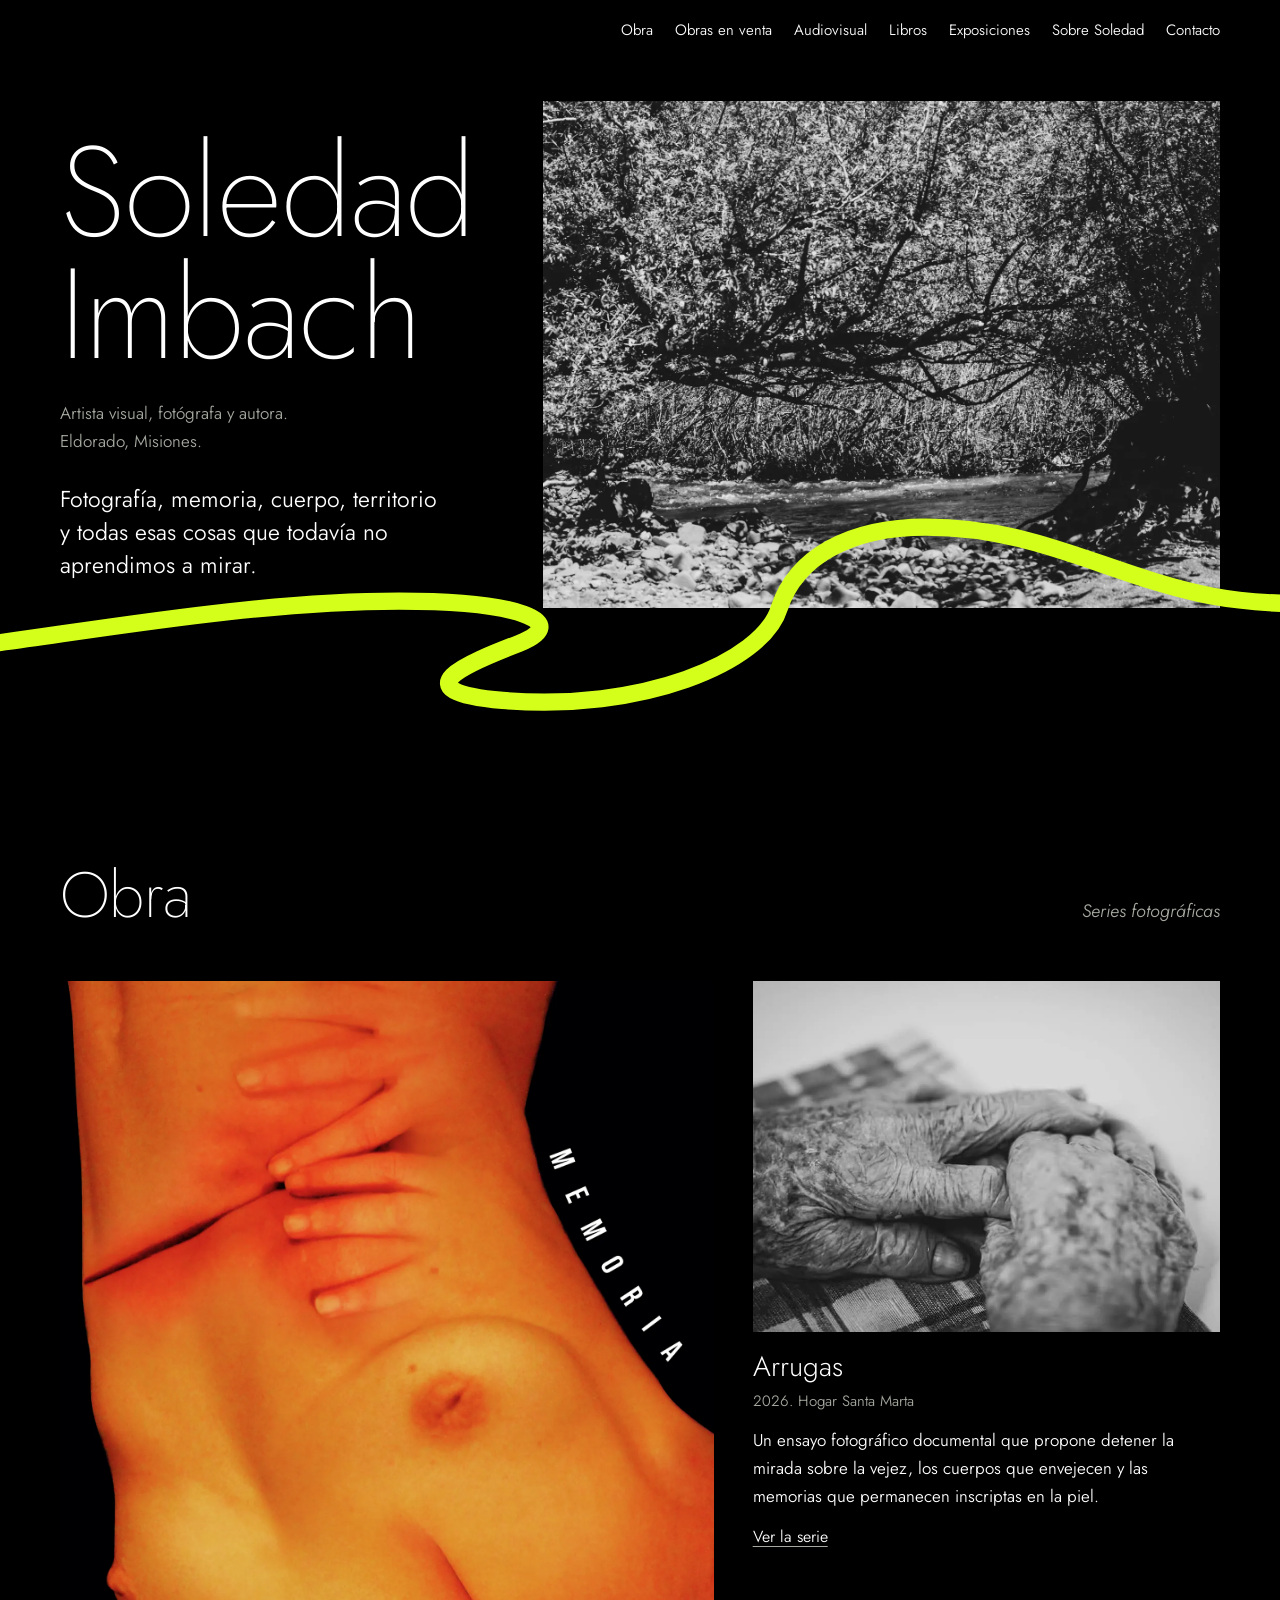
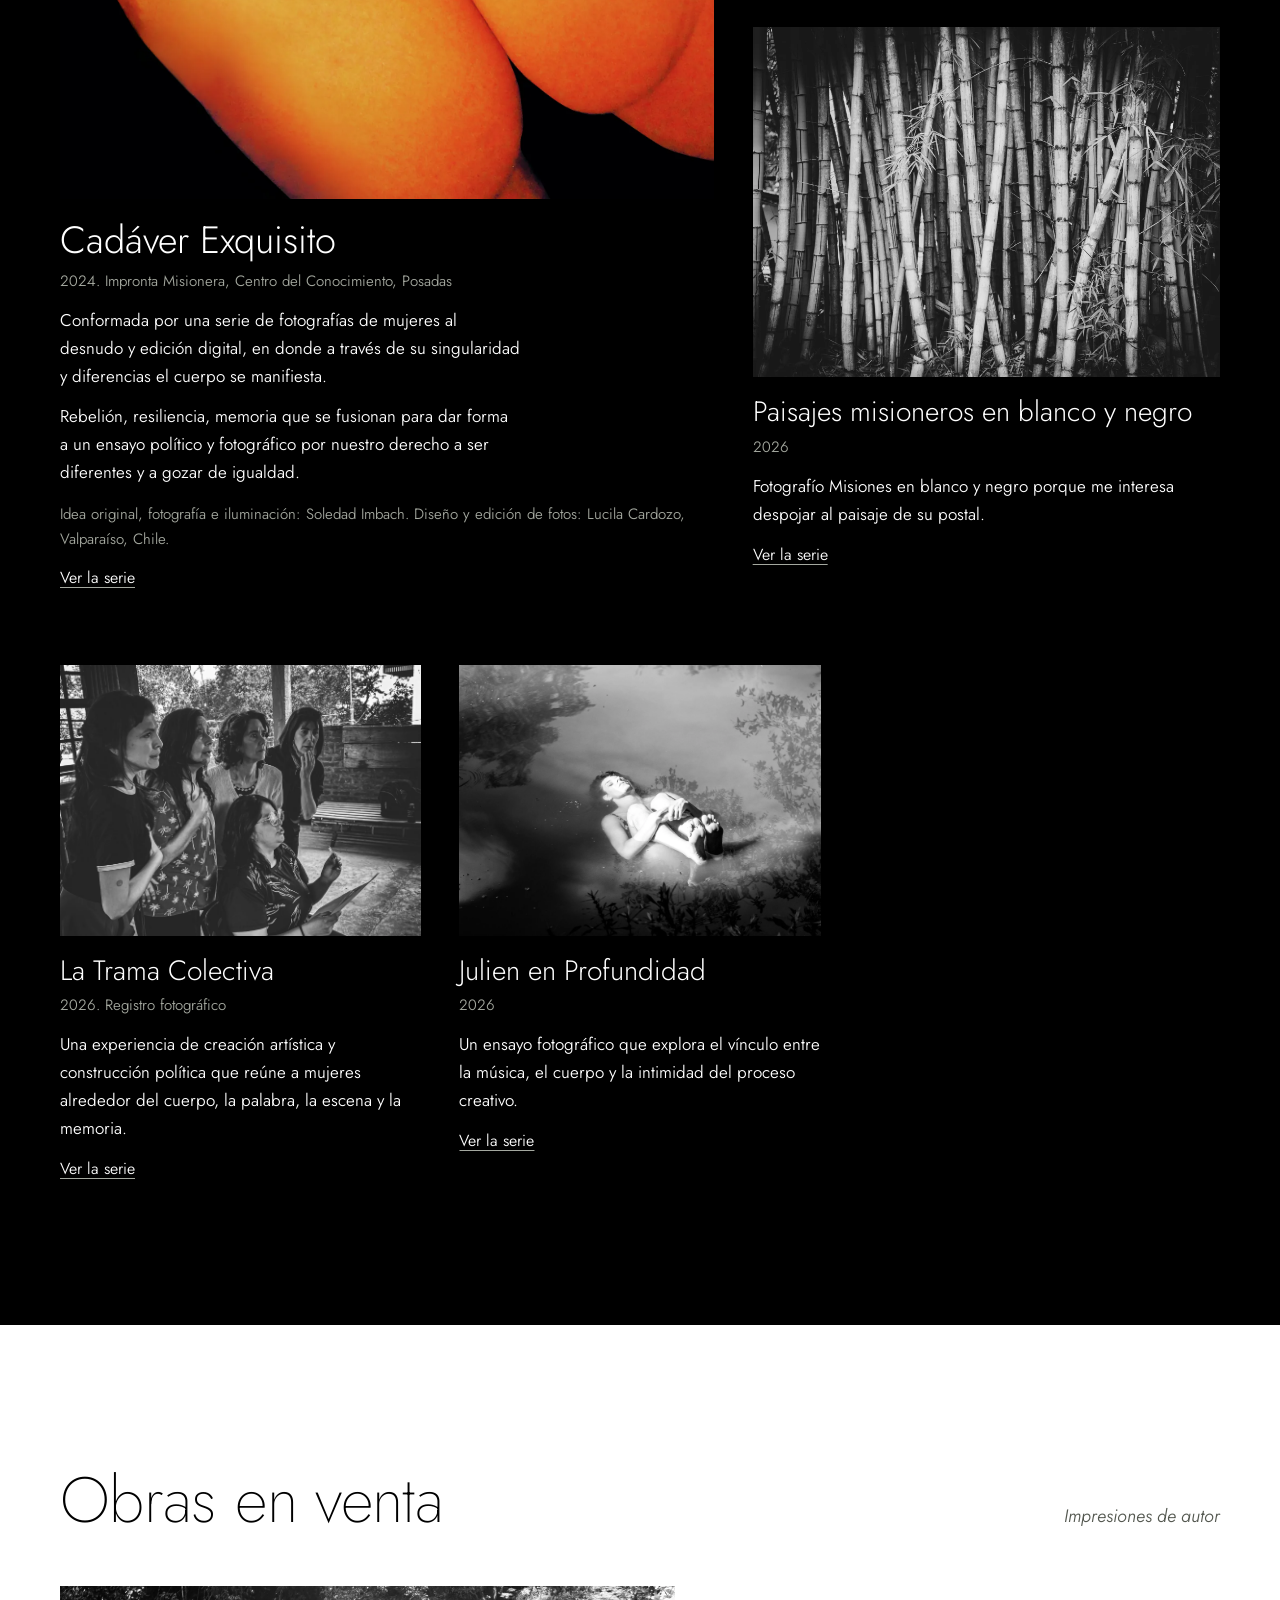
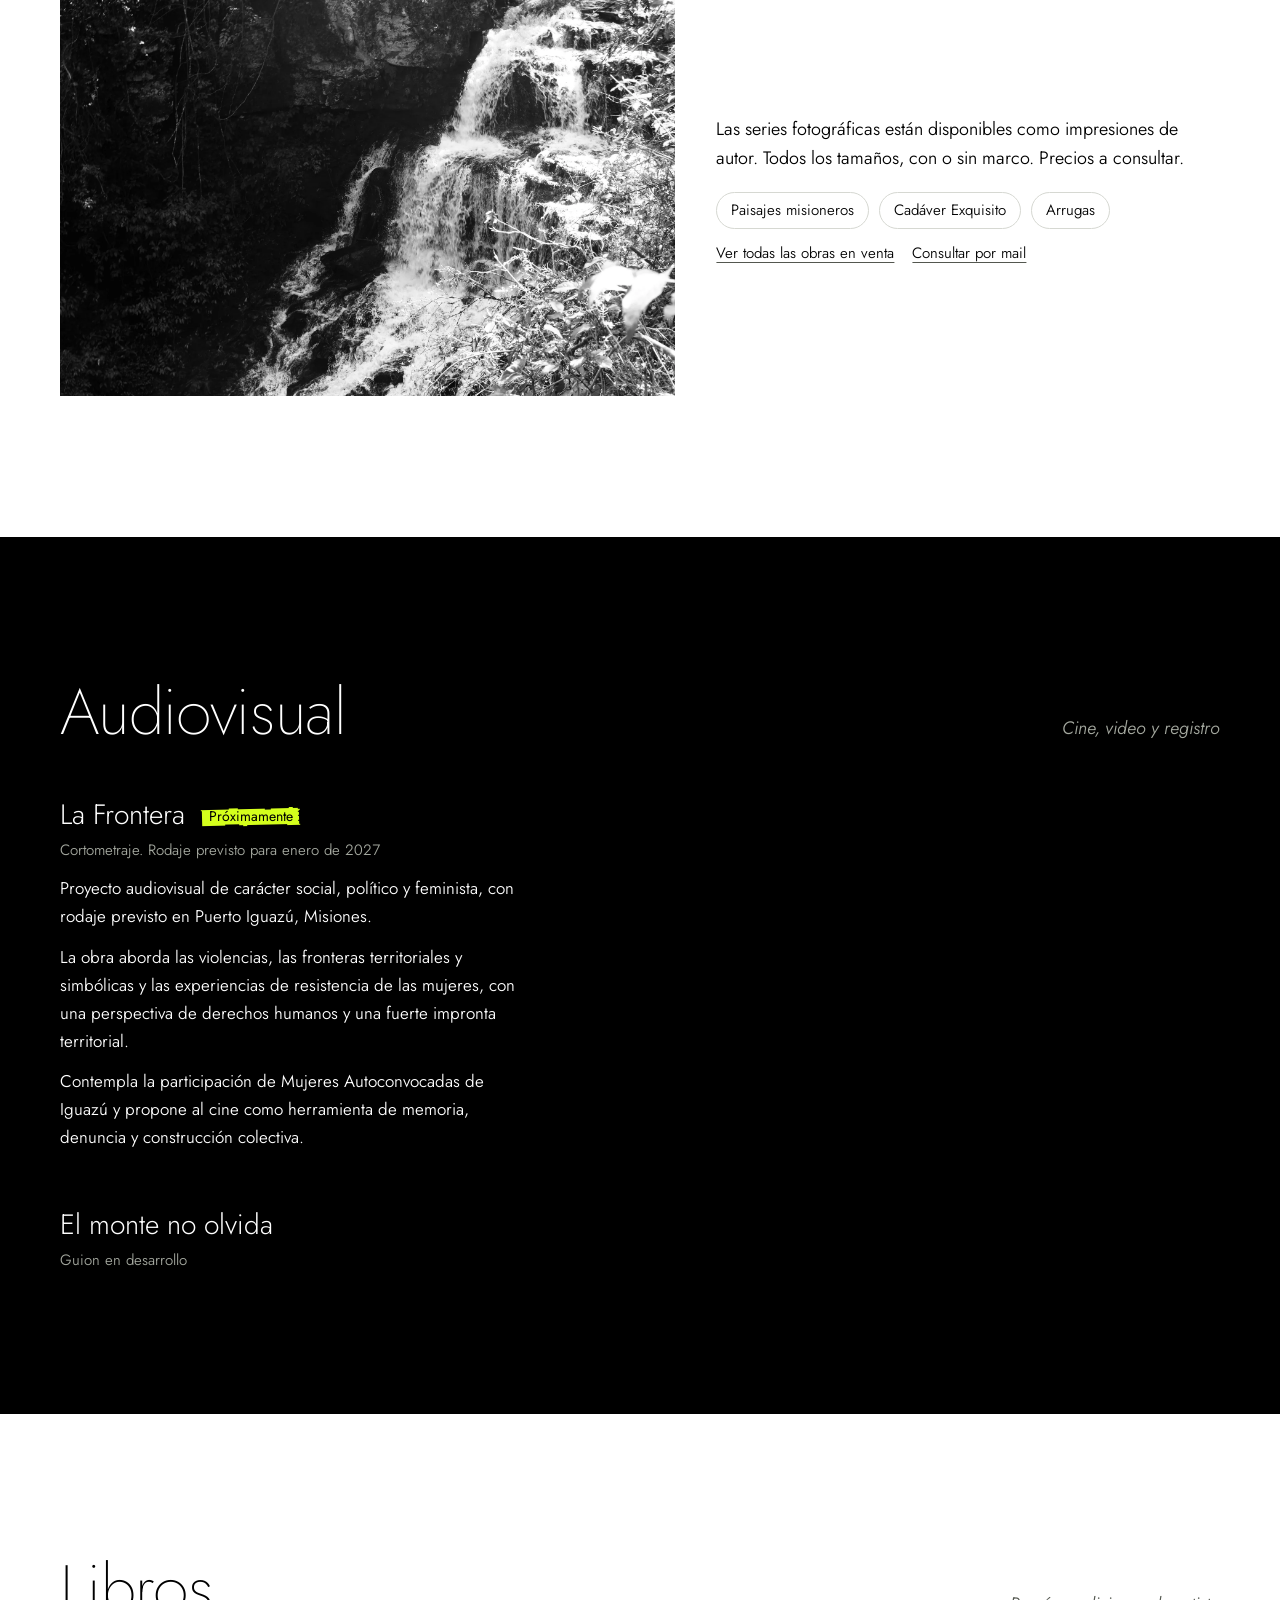
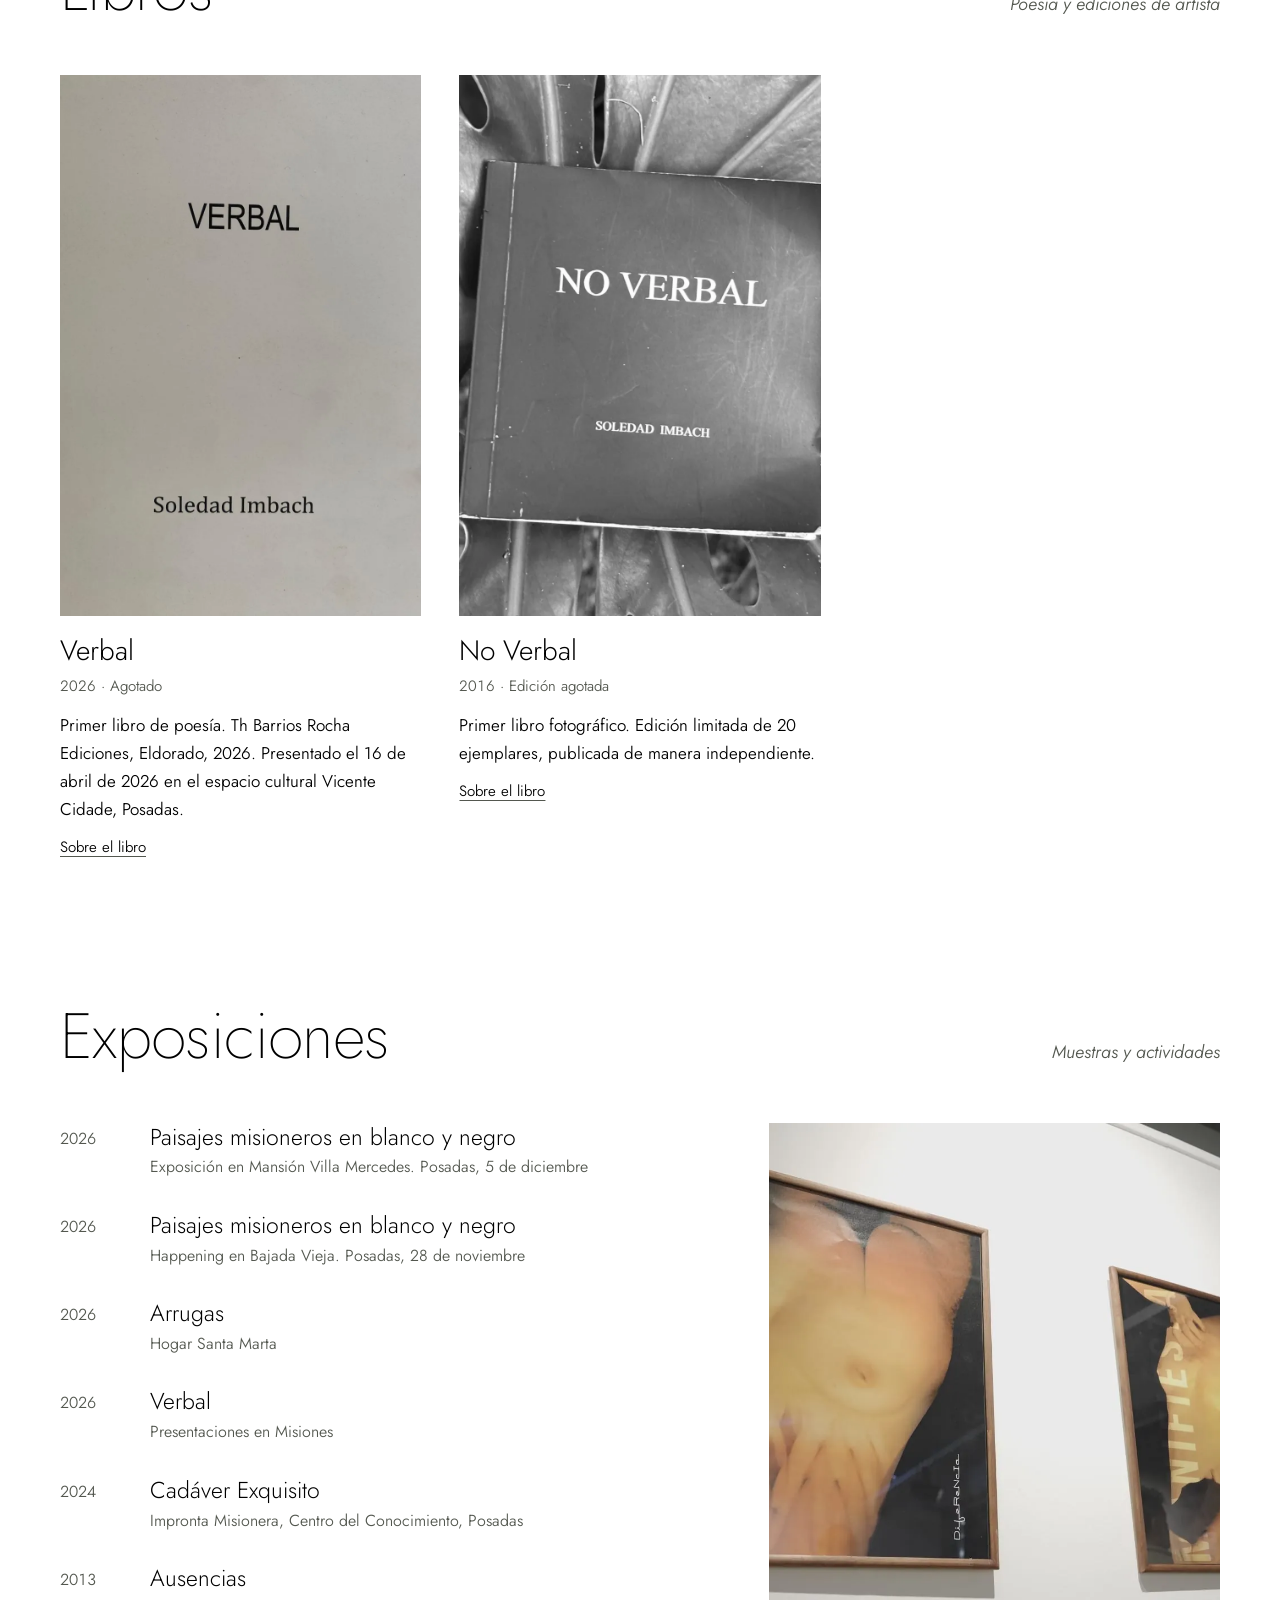
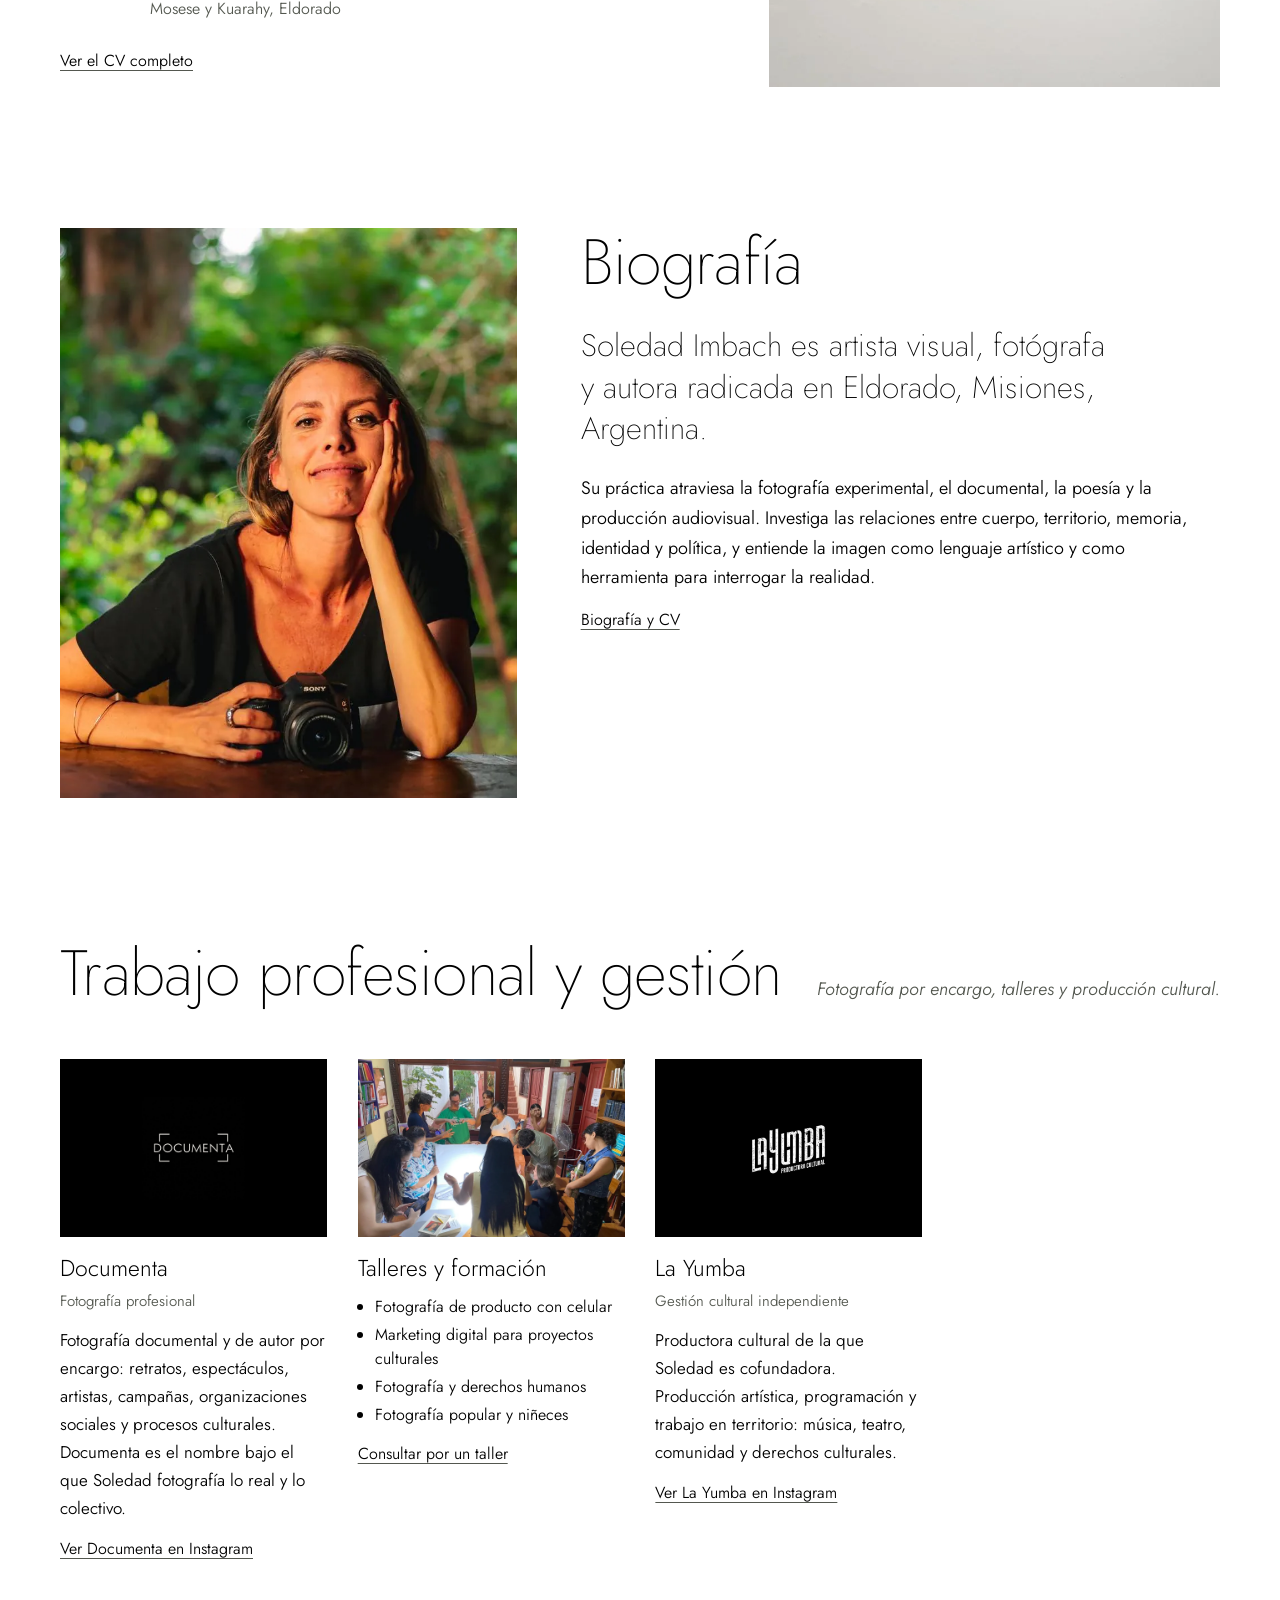
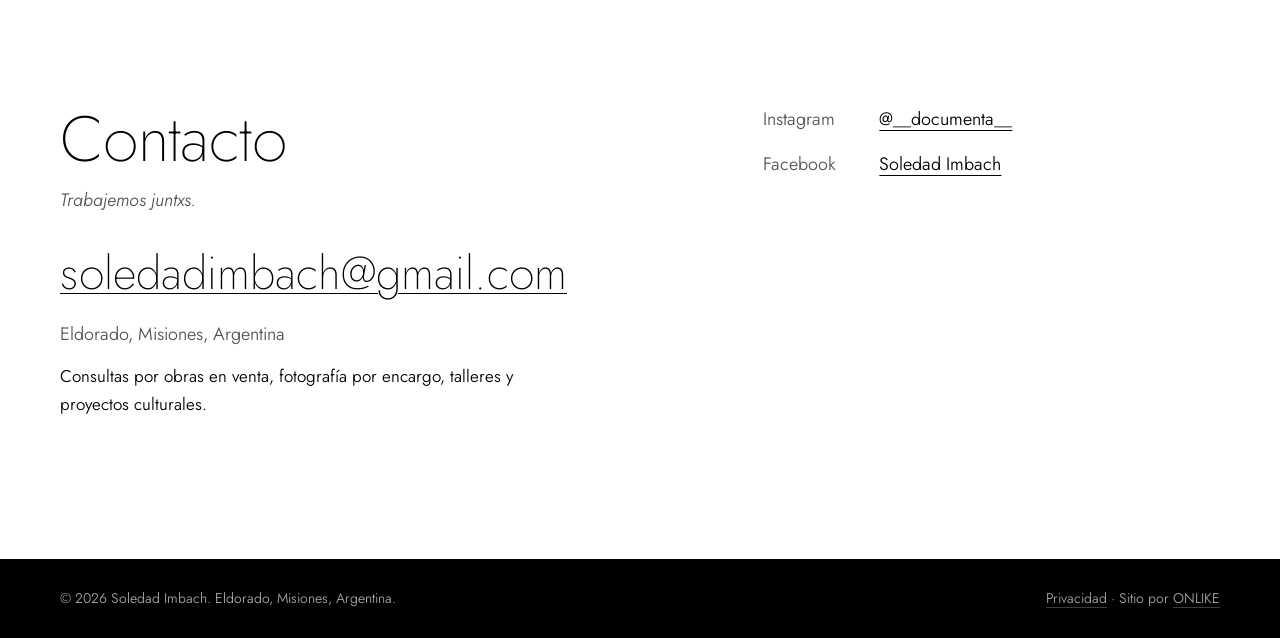
<file: index.html>
<!doctype html>
<html lang="es">
<head>
<meta charset="utf-8">
<meta name="viewport" content="width=device-width,initial-scale=1,viewport-fit=cover">
<title>Soledad Imbach — Artista visual, fotógrafa y autora</title>
<meta name="description" content="Soledad Imbach, artista visual, fotógrafa y autora de Eldorado, Misiones. Fotografía documental y experimental, los libros Verbal y No Verbal, obra en venta y proyectos culturales.">
<link rel="canonical" href="https://soledadimbach.com.ar/">
<meta property="og:type" content="website">
<meta property="og:site_name" content="Soledad Imbach">
<meta property="og:locale" content="es_AR">
<meta property="og:title" content="Soledad Imbach — Artista visual, fotógrafa y autora">
<meta property="og:description" content="Fotografía documental y experimental, los libros Verbal y No Verbal, obra en venta y proyectos culturales. Eldorado, Misiones.">
<meta property="og:url" content="https://soledadimbach.com.ar/">
<meta property="og:image" content="https://soledadimbach.com.ar/img/retrato/retrato-mujer-camara-03.webp">
<meta name="twitter:card" content="summary_large_image">
<link rel="icon" href="favicon.svg" type="image/svg+xml">
<link rel="icon" href="favicon-32.png" sizes="32x32" type="image/png">
<link rel="apple-touch-icon" href="apple-touch-icon.png">
<link rel="preconnect" href="https://fonts.googleapis.com">
<link rel="preconnect" href="https://fonts.gstatic.com" crossorigin>
<link rel="stylesheet" href="https://fonts.googleapis.com/css2?family=Albert+Sans:ital,wght@0,200..600;1,200..500&family=Italiana&family=Jost:ital,wght@0,200..600;1,200..500&family=Spectral:ital,wght@0,200;0,300;0,400;1,200;1,300&display=swap">
<link rel="stylesheet" href="style.css">

<script type="application/ld+json">
{"@context":"https://schema.org","@graph":[
 {"@type":"WebSite","@id":"https://soledadimbach.com.ar/#website","url":"https://soledadimbach.com.ar/","name":"Soledad Imbach","inLanguage":"es","about":{"@id":"https://soledadimbach.com.ar/#soledad"}},
 {"@type":"Person","@id":"https://soledadimbach.com.ar/#soledad","name":"Soledad Imbach","jobTitle":"Artista visual, fotógrafa y autora","description":"Su práctica atraviesa la fotografía experimental, el documental, la poesía y la producción audiovisual.","url":"https://soledadimbach.com.ar/","image":"https://soledadimbach.com.ar/img/retrato/retrato-mujer-camara-03.webp","email":"soledadimbach@gmail.com","address":{"@type":"PostalAddress","addressLocality":"Eldorado","addressRegion":"Misiones","addressCountry":"AR"},"knowsAbout":["Fotografía documental","Fotografía experimental","Fotografía de arte","Poesía","Gestión cultural","Derechos humanos"],"sameAs":["https://www.instagram.com/__documenta__/","https://www.facebook.com/soledad.imbach","https://www.instagram.com/productora_cultural_la_yumba/"],"contactPoint":{"@type":"ContactPoint","contactType":"consultas","email":"soledadimbach@gmail.com","availableLanguage":"es"}},
 {"@type":"Book","name":"Verbal","datePublished":"2026","genre":"Poesía","isbn":"978-987-3664-34-2","publisher":{"@type":"Organization","name":"Th Barrios Rocha Ediciones"},"author":{"@id":"https://soledadimbach.com.ar/#soledad"},"copyrightHolder":{"@id":"https://soledadimbach.com.ar/#soledad"}},
 {"@type":"Book","name":"No Verbal","datePublished":"2016","genre":"Fotografía","author":{"@id":"https://soledadimbach.com.ar/#soledad"},"copyrightHolder":{"@id":"https://soledadimbach.com.ar/#soledad"}},
 {"@type":"VisualArtwork","name":"Cadáver Exquisito","artform":"Fotografía","dateCreated":"2024","creator":{"@id":"https://soledadimbach.com.ar/#soledad"},"copyrightHolder":{"@id":"https://soledadimbach.com.ar/#soledad"}},
 {"@type":"CreativeWork","name":"Arrugas","dateCreated":"2026","genre":"Fotografía documental","creator":{"@id":"https://soledadimbach.com.ar/#soledad"}},
 {"@type":"CreativeWork","name":"Paisajes misioneros en blanco y negro","dateCreated":"2026","genre":"Fotografía","creator":{"@id":"https://soledadimbach.com.ar/#soledad"}},
 {"@type":"CreativeWork","name":"La Trama Colectiva","dateCreated":"2026","genre":"Fotografía documental","creator":{"@id":"https://soledadimbach.com.ar/#soledad"}},
 {"@type":"CreativeWork","name":"Julien en Profundidad","dateCreated":"2026","genre":"Fotografía","creator":{"@id":"https://soledadimbach.com.ar/#soledad"}},
 {"@type":"Event","name":"Paisajes misioneros en blanco y negro — Happening en Bajada Vieja","description":"Happening de la serie Paisajes misioneros en blanco y negro, de Soledad Imbach, en Bajada Vieja, Posadas.","startDate":"2026-11-28","eventStatus":"https://schema.org/EventScheduled","eventAttendanceMode":"https://schema.org/OfflineEventAttendanceMode","image":"https://soledadimbach.com.ar/img/paisajes/paisajes-arroyo-ramas-10.webp","location":{"@type":"Place","name":"Bajada Vieja","address":{"@type":"PostalAddress","addressLocality":"Posadas","addressRegion":"Misiones","addressCountry":"AR"}},"performer":{"@id":"https://soledadimbach.com.ar/#soledad"}},
 {"@type":"Event","name":"Paisajes misioneros en blanco y negro — Mansión Villa Mercedes","description":"Exposición de fotografía, bordado fluorescente e impresión sobre tela de Soledad Imbach en Mansión Villa Mercedes, Posadas.","startDate":"2026-12-05","eventStatus":"https://schema.org/EventScheduled","eventAttendanceMode":"https://schema.org/OfflineEventAttendanceMode","image":"https://soledadimbach.com.ar/img/paisajes/paisajes-arroyo-ramas-10.webp","location":{"@type":"Place","name":"Mansión Villa Mercedes","address":{"@type":"PostalAddress","addressLocality":"Posadas","addressRegion":"Misiones","addressCountry":"AR"}},"organizer":{"@type":"Organization","name":"Mansión Villa Mercedes"},"performer":{"@id":"https://soledadimbach.com.ar/#soledad"}}
]}
</script>
</head>
<body>

<svg width="0" height="0" style="position:absolute" aria-hidden="true" focusable="false">
 <filter id="rough-sm" x="-10%" y="-40%" width="120%" height="180%">
 <feTurbulence type="fractalNoise" baseFrequency="0.05 0.8" numOctaves="2" seed="4" result="n"/>
 <feDisplacementMap in="SourceGraphic" in2="n" scale="4" xChannelSelector="R" yChannelSelector="G"/>
 </filter>
</svg>

<header class="band-dark hero" id="top">
 <svg class="wave run" id="wave" aria-hidden="true" focusable="false"><path id="wave-path" pathLength="1" d="M0 0"/></svg>
 <div class="wrap topbar">
 <button class="menu-btn" id="menu-btn" type="button" aria-expanded="false" aria-controls="nav">Menú</button>
 <nav class="nav" id="nav" aria-label="Secciones">
 <a href="#obra">Obra</a>
 <a href="obras-en-venta.html">Obras en venta</a>
 <a href="#audiovisual">Audiovisual</a>
 <a href="#libros">Libros</a>
 <a href="#exposiciones">Exposiciones</a>
 <a href="sobre-soledad.html">Sobre Soledad</a>
 <a href="#contacto">Contacto</a>
 </nav>
 </div>
 <div class="wrap">
 <div class="hero-grid">
 <div class="hero-text">
 <h1>Soledad<br>Imbach</h1>
 <p class="role">Artista visual, fotógrafa y autora. Eldorado, Misiones.</p>
 <p class="quote">Fotografía, memoria, cuerpo, territorio y todas esas cosas que todavía no aprendimos a mirar.</p>
 </div>
 <div class="slot has-img hero-photo"><img src="img/paisajes/paisajes-arroyo-ramas-10.webp" alt="Arroyo angosto entre piedras, con ramas inclinadas sobre el agua, en blanco y negro de alto contraste." width="1700" height="1133" fetchpriority="high" style="object-position:50% 50%"></div>
 </div>
 </div>
</header>

<main>
 <section class="band-dark section" id="obra">
 <div class="wrap">
 <div class="sec-head">
 <h2>Obra</h2>
 <p class="lede">Series fotográficas</p>
 </div>
 <div class="obra-grid">
 <article class="serie serie--main">
 <div class="slot has-img"><img src="img/cadaver-exquisito/cadaver-exquisito-poster-memoria-01.webp" alt="Obra de Cadáver Exquisito: torso desnudo en tonos naranjas sobre fondo negro, con la palabra Memoria en vertical." width="1600" height="2000" loading="lazy" decoding="async"></div>
 <h3>Cadáver Exquisito</h3>
 <p class="meta">2024. Impronta Misionera, Centro del Conocimiento, Posadas</p>
 <p class="desc">Conformada por una serie de fotografías de mujeres al desnudo y edición digital, en donde a través de su singularidad y diferencias el cuerpo se manifiesta.</p>
 <p class="desc">Rebelión, resiliencia, memoria que se fusionan para dar forma a un ensayo político y fotográfico por nuestro derecho a ser diferentes y a gozar de igualdad.</p>
 <p class="meta" style="margin-top:16px">Idea original, fotografía e iluminación: Soledad Imbach. Diseño y edición de fotos: Lucila Cardozo, Valparaíso, Chile.</p>
 <a class="more" href="cadaver-exquisito.html">Ver la serie</a>
 </article>
 <article class="serie">
 <div class="slot has-img"><img src="img/arrugas/arrugas-manos-mantel-05.webp" alt="Manos de una persona mayor apoyadas una sobre otra sobre un mantel a cuadros, en blanco y negro." width="1024" height="683" loading="lazy" decoding="async"></div>
 <h3>Arrugas</h3>
 <p class="meta">2026. Hogar Santa Marta</p>
 <p class="desc">Un ensayo fotográfico documental que propone detener la mirada sobre la vejez, los cuerpos que envejecen y las memorias que permanecen inscriptas en la piel.</p>
 <a class="more" href="arrugas.html">Ver la serie</a>
 </article>
 <article class="serie">
 <div class="slot has-img"><img src="img/paisajes/paisajes-bambues-tallos-03.webp" alt="Tallos de bambú altos y entrecruzados, en blanco y negro." width="2000" height="1333" loading="lazy" decoding="async"></div>
 <h3>Paisajes misioneros en blanco y negro</h3>
 <p class="meta">2026</p>
 <p class="desc">Fotografío Misiones en blanco y negro porque me interesa despojar al paisaje de su postal.</p>
 <a class="more" href="paisajes-misioneros.html">Ver la serie</a>
 </article>
 </div>
 <div class="obra-more">
 <article class="serie">
 <div class="slot has-img"><img src="img/la-trama-colectiva/la-trama-colectiva-grupo-galeria-01.webp" alt="Grupo de mujeres, algunas de pie y otras sentadas, mirando un papel en una galería, en blanco y negro." width="1500" height="2000" loading="lazy" decoding="async" style="object-position:50% 35%"></div>
 <h3>La Trama Colectiva</h3>
 <p class="meta">2026. Registro fotográfico</p>
 <p class="desc">Una experiencia de creación artística y construcción política que reúne a mujeres alrededor del cuerpo, la palabra, la escena y la memoria.</p>
 <a class="more" href="la-trama-colectiva.html">Ver la serie</a>
 </article>
 <article class="serie">
 <div class="slot has-img"><img src="img/julien-en-profundidad/julien-en-profundidad-persona-agua-01.webp" alt="Persona recostada flotando en el agua de un río, rodeada de hojas y ramas, en blanco y negro." width="2000" height="1333" loading="lazy" decoding="async"></div>
 <h3>Julien en Profundidad</h3>
 <p class="meta">2026</p>
 <p class="desc">Un ensayo fotográfico que explora el vínculo entre la música, el cuerpo y la intimidad del proceso creativo.</p>
 <a class="more" href="julien-en-profundidad.html">Ver la serie</a>
 </article>
 </div>
 </div>
 </section>

 <section class="band-light section" id="venta">
 <div class="wrap">
 <div class="sec-head">
 <h2><a href="obras-en-venta.html">Obras en venta</a></h2>
 <p class="lede">Impresiones de autor</p>
 </div>
 <div class="venta-grid">
 <div class="slot has-img"><img src="img/paisajes/paisajes-cascada-rocas-08.webp" alt="Cascada entre rocas y vegetación, en blanco y negro, de la serie de paisajes misioneros." width="2000" height="1333" loading="lazy" decoding="async"></div>
 <div class="venta-text">
 <p>Las series fotográficas están disponibles como impresiones de autor. Todos los tamaños, con o sin marco. Precios a consultar.</p>
 <ul class="venta-series">
 <li>Paisajes misioneros</li>
 <li>Cadáver Exquisito</li>
 <li>Arrugas</li>
 </ul>
 <ul class="sub">
 <li><a class="more" href="obras-en-venta.html">Ver todas las obras en venta</a></li>
 <li><a class="more" href="mailto:soledadimbach@gmail.com?subject=Consulta%20por%20obras%20en%20venta">Consultar por mail</a></li>
 </ul>
 </div>
 </div>
 </div>
 </section>

 <section class="band-dark section" id="audiovisual">
 <div class="wrap">
 <div class="sec-head">
 <h2>Audiovisual</h2>
 <p class="lede">Cine, video y registro</p>
 </div>
 <article class="av av-main av--text">
 <h3>La Frontera <span class="hl">Próximamente</span></h3>
 <p class="meta">Cortometraje. Rodaje previsto para enero de 2027</p>
 <p class="desc">Proyecto audiovisual de carácter social, político y feminista, con rodaje previsto en Puerto Iguazú, Misiones.</p>
 <p class="desc">La obra aborda las violencias, las fronteras territoriales y simbólicas y las experiencias de resistencia de las mujeres, con una perspectiva de derechos humanos y una fuerte impronta territorial.</p>
 <p class="desc">Contempla la participación de Mujeres Autoconvocadas de Iguazú y propone al cine como herramienta de memoria, denuncia y construcción colectiva.</p>
 </article>
 <article class="av av--text">
 <h3>El monte no olvida</h3>
 <p class="meta">Guion en desarrollo</p>
 </article>
 </div>
 </section>

 <section class="band-light section" id="libros">
 <div class="wrap">
 <div class="sec-head">
 <h2>Libros</h2>
 <p class="lede">Poesía y ediciones de artista</p>
 </div>
 <div class="libros-grid">
 <article class="libro">
 <div class="slot has-img"><img src="img/verbal/verbal-portada-01.webp" alt="Tapa del libro Verbal, con el título en letras negras sobre papel gris claro y el nombre Soledad Imbach." width="960" height="1280" loading="lazy" decoding="async"></div>
 <h3>Verbal</h3>
 <p class="meta">2026 · Agotado</p>
 <p class="desc">Primer libro de poesía. Th Barrios Rocha Ediciones, Eldorado, 2026. Presentado el 16 de abril de 2026 en el espacio cultural Vicente Cidade, Posadas.</p>
 <ul class="sub"><li><a class="more" href="verbal.html">Sobre el libro</a></li></ul>
 </article>
 <article class="libro">
 <div class="slot has-img"><img src="img/no-verbal/no-verbal-portada-01.webp" alt="Tapa del libro No Verbal, negra, con el título y el nombre Soledad Imbach en letras blancas, sobre una hoja de monstera, en blanco y negro." width="960" height="1280" loading="lazy" decoding="async"></div>
 <h3>No Verbal</h3>
 <p class="meta">2016 · Edición agotada</p>
 <p class="desc">Primer libro fotográfico. Edición limitada de 20 ejemplares, publicada de manera independiente.</p>
 <ul class="sub"><li><a class="more" href="no-verbal.html">Sobre el libro</a></li></ul>
 </article>
 </div>
 </div>
 </section>

 <section class="band-light section section--cont" id="exposiciones">
 <div class="wrap">
 <div class="sec-head">
 <h2>Exposiciones</h2>
 <p class="lede">Muestras y actividades</p>
 </div>
 <div class="expo-grid">
 <div>
 <ol class="expo-list" reversed>
 <li>
 <span class="expo-year">2026</span>
 <div>
 <p class="expo-title">Paisajes misioneros en blanco y negro</p>
 <p class="expo-place">Exposición en Mansión Villa Mercedes. Posadas, 5 de diciembre</p>
 </div>
 </li>
 <li>
 <span class="expo-year">2026</span>
 <div>
 <p class="expo-title">Paisajes misioneros en blanco y negro</p>
 <p class="expo-place">Happening en Bajada Vieja. Posadas, 28 de noviembre</p>
 </div>
 </li>
 <li>
 <span class="expo-year">2026</span>
 <div>
 <p class="expo-title">Arrugas</p>
 <p class="expo-place">Hogar Santa Marta</p>
 </div>
 </li>
 <li>
 <span class="expo-year">2026</span>
 <div>
 <p class="expo-title">Verbal</p>
 <p class="expo-place">Presentaciones en Misiones</p>
 </div>
 </li>
 <li>
 <span class="expo-year">2024</span>
 <div>
 <p class="expo-title">Cadáver Exquisito</p>
 <p class="expo-place">Impronta Misionera, Centro del Conocimiento, Posadas</p>
 </div>
 </li>
 <li>
 <span class="expo-year">2013</span>
 <div>
 <p class="expo-title">Ausencias</p>
 <p class="expo-place">Mosese y Kuarahy, Eldorado</p>
 </div>
 </li>
 </ol>
 <a class="more" href="sobre-soledad.html#cv-exposiciones">Ver el CV completo</a>
 </div>
 <div class="expo-photo">
 <div class="slot has-img"><img src="img/cadaver-exquisito/cadaver-exquisito-sala-cuadros-09.webp" alt="Dos cuadros de la serie Cadáver Exquisito colgados en una pared blanca de una sala." width="1500" height="1000" loading="lazy" decoding="async"></div>
 </div>
 </div>
 </div>
 </section>

 <section class="band-light section section--cont" id="bio">
 <div class="wrap">
 <div class="bio-grid">
 <div class="slot has-img"><img src="img/retrato/retrato-mujer-camara-03.webp" alt="Soledad Imbach sonriendo, apoyada en una mesa de madera con una cámara frente a ella y vegetación de fondo." width="1280" height="853" loading="lazy" decoding="async" style="object-position:50% 40%"></div>
 <div>
 <h2>Biografía</h2>
 <p class="bio-lead">Soledad Imbach es artista visual, fotógrafa y autora radicada en Eldorado, Misiones, Argentina.</p>
 <p class="bio-body">Su práctica atraviesa la fotografía experimental, el documental, la poesía y la producción audiovisual. Investiga las relaciones entre cuerpo, territorio, memoria, identidad y política, y entiende la imagen como lenguaje artístico y como herramienta para interrogar la realidad.</p>
 <a class="more" href="sobre-soledad.html">Biografía y CV</a>
 </div>
 </div>
 </div>
 </section>

 <section class="band-light section section--cont" id="otros">
 <div class="wrap">
 <div class="sec-head">
 <h2>Trabajo profesional y gestión</h2>
 <p class="lede">Fotografía por encargo, talleres y producción cultural.</p>
 </div>
 <div class="otros-grid">
 <article class="otro">
 <div class="slot has-logo"><img src="img/documenta/documenta-logo-01.webp" alt="Logo de Documenta, la fotografía profesional de Soledad Imbach." width="1000" height="1000" loading="lazy" decoding="async"></div>
 <h3>Documenta</h3>
 <p class="meta">Fotografía profesional</p>
 <p class="desc">Fotografía documental y de autor por encargo: retratos, espectáculos, artistas, campañas, organizaciones sociales y procesos culturales. Documenta es el nombre bajo el que Soledad fotografía lo real y lo colectivo.</p>
 <a class="more" href="https://www.instagram.com/__documenta__/" target="_blank" rel="noopener">Ver Documenta en Instagram</a>
 </article>
 <article class="otro">
 <div class="slot has-img"><img src="img/talleres/talleres-grupo-mesa-luz-01.webp" alt="Grupo de personas alrededor de una mesa con una superficie iluminada, en un taller de fotografía." width="1280" height="960" loading="lazy" decoding="async"></div>
 <h3>Talleres y formación</h3>
 <ul class="list">
 <li>Fotografía de producto con celular</li>
 <li>Marketing digital para proyectos culturales</li>
 <li>Fotografía y derechos humanos</li>
 <li>Fotografía popular y niñeces</li>
 </ul>
 <a class="more" href="mailto:soledadimbach@gmail.com?subject=Consulta%20por%20talleres">Consultar por un taller</a>
 </article>
 <article class="otro">
 <div class="slot has-logo"><img src="img/la-yumba/la-yumba-logo-01.webp" alt="Logo de La Yumba Productora Cultural." width="640" height="640" loading="lazy" decoding="async"></div>
 <h3>La Yumba</h3>
 <p class="meta">Gestión cultural independiente</p>
 <p class="desc">Productora cultural de la que Soledad es cofundadora. Producción artística, programación y trabajo en territorio: música, teatro, comunidad y derechos culturales.</p>
 <a class="more" href="https://www.instagram.com/productora_cultural_la_yumba/" target="_blank" rel="noopener">Ver La Yumba en Instagram</a>
 </article>
 </div>
 </div>
 </section>

 <section class="band-light section section--cont" id="contacto">
 <div class="wrap">
 <div class="contact-grid">
 <div>
 <h2>Contacto</h2>
 <p class="lede">Trabajemos juntxs.</p>
 <p class="mail"><a href="mailto:soledadimbach@gmail.com">soledadimbach@gmail.com</a></p>
 <p class="place">Eldorado, Misiones, Argentina</p>
 <p class="desc">Consultas por obras en venta, fotografía por encargo, talleres y proyectos culturales.</p>
 </div>
 <dl class="redes">
 <div><dt>Instagram</dt><dd><a href="https://www.instagram.com/__documenta__/" target="_blank" rel="noopener">@__documenta__</a></dd></div>
 <div><dt>Facebook</dt><dd><a href="https://www.facebook.com/soledad.imbach" target="_blank" rel="noopener">Soledad Imbach</a></dd></div>
 </dl>
 </div>
 </div>
 </section>
</main>

<footer class="band-dark">
 <p class="wrap foot"><span>© 2026 Soledad Imbach. Eldorado, Misiones, Argentina.</span><span class="by"><a href="privacidad.html">Privacidad</a> · Sitio por <a href="https://onlike.ar/geo-site.html" target="_blank" rel="noopener">ONLIKE</a></span></p>
</footer>

<script>
(function(){
 var top = document.getElementById("top");
 var btn = document.getElementById("menu-btn");
 function setMenu(open){
 top.classList.toggle("nav-open", open);
 btn.setAttribute("aria-expanded", String(open));
 btn.textContent = open ? "Cerrar" : "Menú";
 }
 btn.addEventListener("click", function(){ setMenu(!top.classList.contains("nav-open")); });
 document.querySelectorAll("#nav a").forEach(function(a){
 a.addEventListener("click", function(){ setMenu(false); });
 });

 var wave = document.getElementById("wave");
 var wavePath = document.getElementById("wave-path");
 var photo = document.querySelector(".hero-photo");
 var REF = [[-9,350],[55,331],[138,298],[212,298],[276,298],[304,323],[276,348],[248,372],[212,405],[267,416],[340,430],[405,372],[414,306],[423,246],[451,210],[492,210],[552,210],[589,268],[644,292],[658,298],[672,301],[699,302]];
 function drawWave(){
 var hr = top.getBoundingClientRect(), pr = photo.getBoundingClientRect();
 var W = hr.width, pTop = pr.top - hr.top, pH = pr.height, pBot = pTop + pH;
 var narrow = W < 800;
 var yC = narrow ? pTop + pH * 0.38 : pBot - pH * 0.16;
 var yT = narrow ? pBot + 28 : hr.height - 8;
 wave.setAttribute("viewBox", "0 0 " + W.toFixed(1) + " " + hr.height.toFixed(1));
 var pts = REF.map(function(p){ return [(p[0] / 680 * W).toFixed(1), (yC + (p[1] - 210) / 220 * (yT - yC)).toFixed(1)]; });
 var d = "M" + pts[0].join(" ");
 for (var i = 1; i < pts.length; i += 3){ d += " C" + pts[i].join(" ") + " " + pts[i+1].join(" ") + " " + pts[i+2].join(" "); }
 wavePath.setAttribute("d", d);
 }
 drawWave();
 if (document.fonts && document.fonts.ready) { document.fonts.ready.then(drawWave); }
 var waveTimer;
 window.addEventListener("resize", function(){ clearTimeout(waveTimer); waveTimer = setTimeout(drawWave, 120); });

 document.querySelectorAll("a[data-later]").forEach(function(a){
 a.addEventListener("click", function(e){ e.preventDefault(); });
 });
})();
</script>

</body>
</html>
</file>
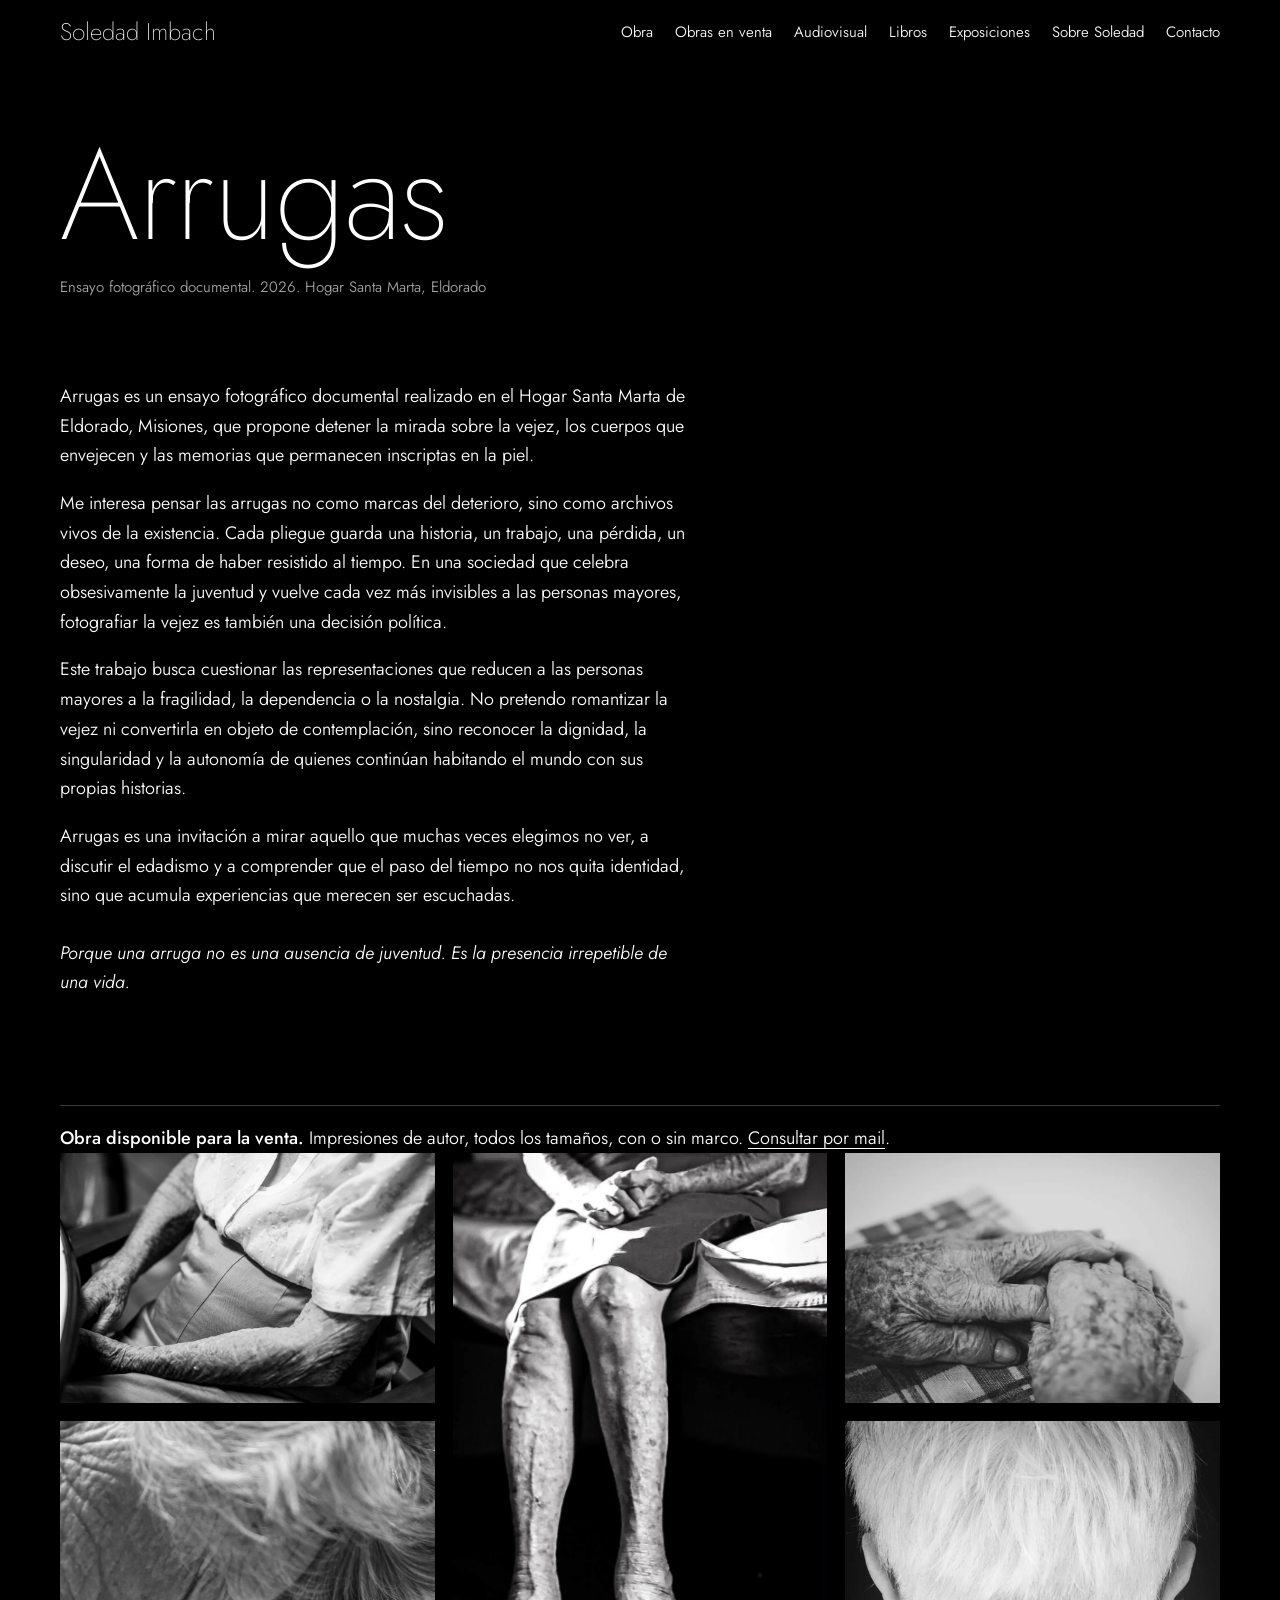
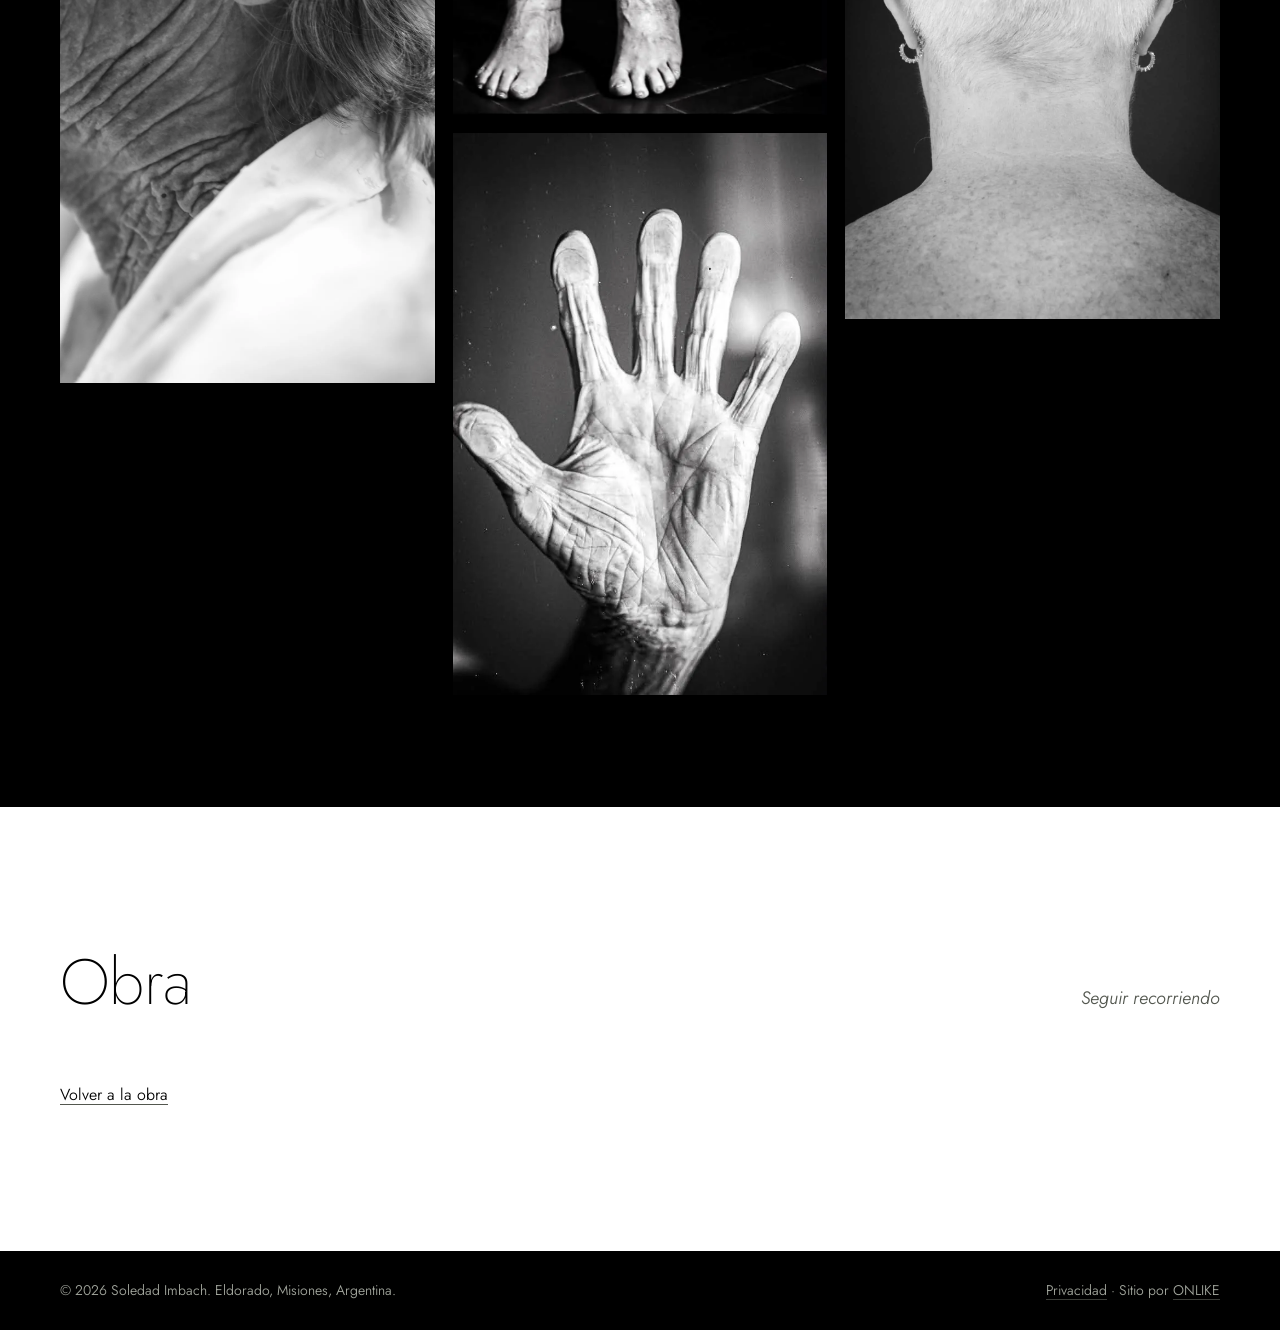
<file: arrugas.html>
<!doctype html>
<html lang="es">
<head>
<meta charset="utf-8">
<meta name="viewport" content="width=device-width,initial-scale=1,viewport-fit=cover">
<title>Arrugas. Soledad Imbach</title>
<meta name="description" content="Arrugas, ensayo fotográfico documental de Soledad Imbach en el Hogar Santa Marta, Eldorado. 2026.">
<link rel="canonical" href="https://soledadimbach.com.ar/arrugas.html">
<meta property="og:type" content="website">
<meta property="og:site_name" content="Soledad Imbach">
<meta property="og:locale" content="es_AR">
<meta property="og:title" content="Arrugas. Soledad Imbach">
<meta property="og:description" content="Arrugas, ensayo fotográfico documental de Soledad Imbach en el Hogar Santa Marta, Eldorado. 2026.">
<meta property="og:url" content="https://soledadimbach.com.ar/arrugas.html">
<meta property="og:image" content="https://soledadimbach.com.ar/img/arrugas/arrugas-manos-mantel-05.webp">
<meta name="twitter:card" content="summary_large_image">
<link rel="icon" href="favicon.svg" type="image/svg+xml">
<link rel="icon" href="favicon-32.png" sizes="32x32" type="image/png">
<link rel="apple-touch-icon" href="apple-touch-icon.png">
<link rel="preconnect" href="https://fonts.googleapis.com">
<link rel="preconnect" href="https://fonts.gstatic.com" crossorigin>
<link rel="stylesheet" href="https://fonts.googleapis.com/css2?family=Albert+Sans:ital,wght@0,200..600;1,200..500&family=Italiana&family=Jost:ital,wght@0,200..600;1,200..500&family=Spectral:ital,wght@0,200;0,300;0,400;1,200;1,300&display=swap">
<link rel="stylesheet" href="style.css">
<script type="application/ld+json">
{"@context":"https://schema.org","@graph":[
 {"@type":"BreadcrumbList","itemListElement":[
  {"@type":"ListItem","position":1,"name":"Inicio","item":"https://soledadimbach.com.ar/"},
  {"@type":"ListItem","position":2,"name":"Arrugas","item":"https://soledadimbach.com.ar/arrugas.html"}
 ]},
 {"@type":"CreativeWork","name":"Arrugas","genre":"Fotografía documental","dateCreated":"2026","creator":{"@id":"https://soledadimbach.com.ar/#soledad"},"copyrightHolder":{"@id":"https://soledadimbach.com.ar/#soledad"}}
]}
</script>
</head>
<body>

<header class="band-dark" id="top">
  <div class="wrap topbar topbar--page">
    <a class="brand" href="index.html">Soledad Imbach</a>
    <button class="menu-btn" id="menu-btn" type="button" aria-expanded="false" aria-controls="nav">Menú</button>
    <nav class="nav" id="nav" aria-label="Secciones">
      <a href="index.html#obra">Obra</a>
      <a href="obras-en-venta.html">Obras en venta</a>
      <a href="index.html#audiovisual">Audiovisual</a>
      <a href="index.html#libros">Libros</a>
      <a href="index.html#exposiciones">Exposiciones</a>
      <a href="sobre-soledad.html">Sobre Soledad</a>
      <a href="index.html#contacto">Contacto</a>
    </nav>
  </div>
</header>

<main>
  <section class="band-dark">
    <div class="wrap page-head">
      <h1 class="page-title">Arrugas</h1>
      <p class="meta">Ensayo fotográfico documental. 2026. Hogar Santa Marta, Eldorado</p>
    </div>
    <div class="wrap">
      <div class="text-body">
      <p>Arrugas es un ensayo fotográfico documental realizado en el Hogar Santa Marta de Eldorado, Misiones, que propone detener la mirada sobre la vejez, los cuerpos que envejecen y las memorias que permanecen inscriptas en la piel.</p>
      <p>Me interesa pensar las arrugas no como marcas del deterioro, sino como archivos vivos de la existencia. Cada pliegue guarda una historia, un trabajo, una pérdida, un deseo, una forma de haber resistido al tiempo. En una sociedad que celebra obsesivamente la juventud y vuelve cada vez más invisibles a las personas mayores, fotografiar la vejez es también una decisión política.</p>
      <p>Este trabajo busca cuestionar las representaciones que reducen a las personas mayores a la fragilidad, la dependencia o la nostalgia. No pretendo romantizar la vejez ni convertirla en objeto de contemplación, sino reconocer la dignidad, la singularidad y la autonomía de quienes continúan habitando el mundo con sus propias historias.</p>
      <p>Arrugas es una invitación a mirar aquello que muchas veces elegimos no ver, a discutir el edadismo y a comprender que el paso del tiempo no nos quita identidad, sino que acumula experiencias que merecen ser escuchadas.</p>
      <p class="cierre">Porque una arruga no es una ausencia de juventud. Es la presencia irrepetible de una vida.</p>
      </div>
    </div>
    <div class="wrap">
      <p class="venta-note"><strong>Obra disponible para la venta.</strong> Impresiones de autor, todos los tamaños, con o sin marco. <a href="mailto:soledadimbach@gmail.com?subject=Consulta%20por%20obra%20en%20venta">Consultar por mail</a>.</p>
    </div>
    <div class="wrap">
      <div class="gallery">
        <figure><img src="img/arrugas/arrugas-brazos-manos-01.webp" alt="Antebrazos y manos de una persona mayor apoyados sobre el regazo, con una blusa clara, en blanco y negro." width="2000" height="1333" loading="lazy" decoding="async"></figure>
        <figure><img src="img/arrugas/arrugas-cuello-cabello-02.webp" alt="Primer plano del cuello y el cabello claro de una persona mayor vista de espaldas, en blanco y negro." width="1333" height="2000" loading="lazy" decoding="async"></figure>
        <figure><img src="img/arrugas/arrugas-piernas-pies-03.webp" alt="Piernas y pies descalzos de una persona mayor sentada, con las manos cruzadas sobre la falda." width="828" height="1242" loading="lazy" decoding="async"></figure>
        <figure><img src="img/arrugas/arrugas-mano-abierta-04.webp" alt="Palma abierta de la mano de una persona mayor, con los dedos extendidos, sobre fondo oscuro." width="683" height="1024" loading="lazy" decoding="async"></figure>
        <figure><img src="img/arrugas/arrugas-manos-mantel-05.webp" alt="Manos de una persona mayor apoyadas una sobre otra sobre un mantel a cuadros, en blanco y negro." width="1024" height="683" loading="lazy" decoding="async"></figure>
        <figure><img src="img/arrugas/arrugas-nuca-aros-06.webp" alt="Nuca y cuello de una persona de espaldas, con pelo corto y blanco y aros, sobre fondo negro." width="1203" height="1600" loading="lazy" decoding="async"></figure>
      </div>
    </div>
  </section>

  <section class="band-light section">
    <div class="wrap">
      <div class="sec-head">
        <h2>Obra</h2>
        <p class="lede">Seguir recorriendo</p>
      </div>
      <a class="more" href="index.html#obra">Volver a la obra</a>
    </div>
  </section>
</main>

<footer class="band-dark">
  <p class="wrap foot"><span>© 2026 Soledad Imbach. Eldorado, Misiones, Argentina.</span><span class="by"><a href="privacidad.html">Privacidad</a> · Sitio por <a href="https://onlike.ar/geo-site.html" target="_blank" rel="noopener">ONLIKE</a></span></p>
</footer>

<script>
(function(){
  var top = document.getElementById("top");
  var btn = document.getElementById("menu-btn");
  function setMenu(open){
    top.classList.toggle("nav-open", open);
    btn.setAttribute("aria-expanded", String(open));
    btn.textContent = open ? "Cerrar" : "Menú";
  }
  btn.addEventListener("click", function(){ setMenu(!top.classList.contains("nav-open")); });
  document.querySelectorAll("#nav a").forEach(function(a){
    a.addEventListener("click", function(){ setMenu(false); });
  });
})();
</script>

</body>
</html>
</file>
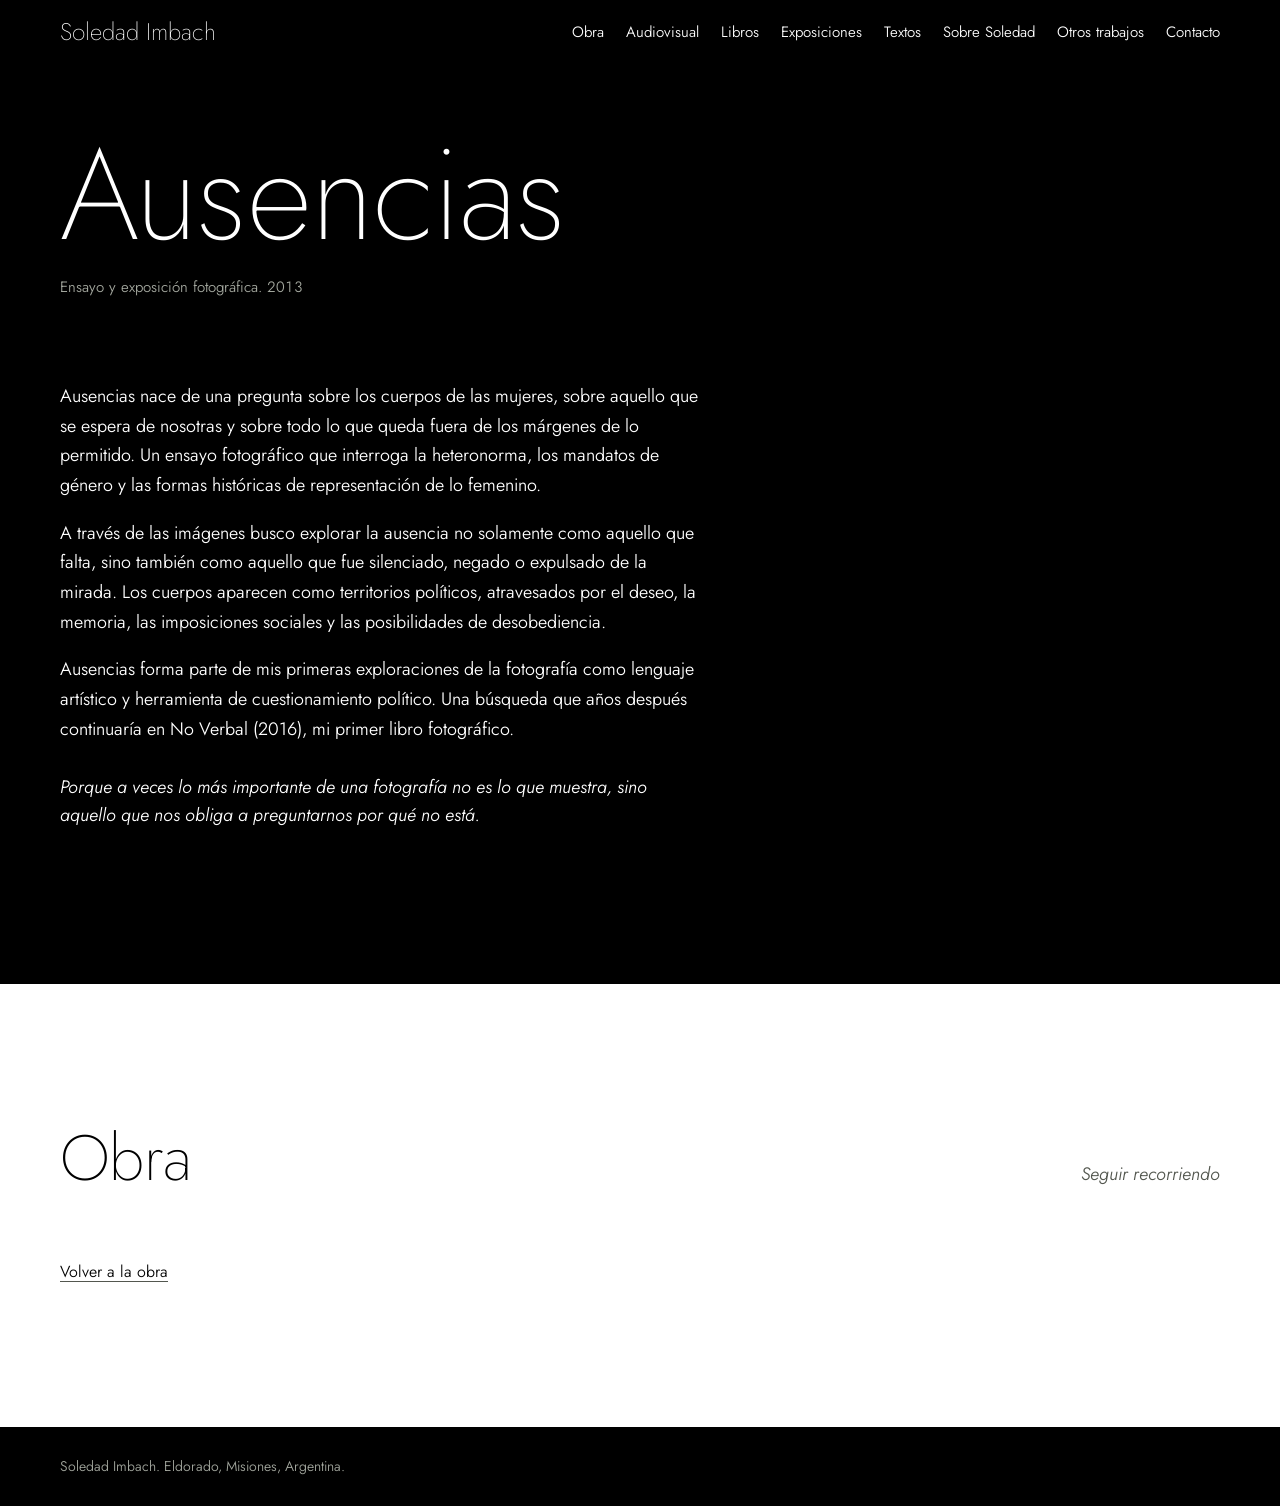
<file: ausencias.html>
<!doctype html>
<html lang="es">
<head>
<meta charset="utf-8">
<meta name="viewport" content="width=device-width,initial-scale=1,viewport-fit=cover">
<title>Ausencias. Soledad Imbach</title>
<meta name="description" content="Ausencias, ensayo y exposición fotográfica de Soledad Imbach. 2013.">
<link rel="preconnect" href="https://fonts.googleapis.com">
<link rel="preconnect" href="https://fonts.gstatic.com" crossorigin>
<link rel="stylesheet" href="https://fonts.googleapis.com/css2?family=Albert+Sans:ital,wght@0,200..600;1,200..500&family=Italiana&family=Jost:ital,wght@0,200..600;1,200..500&family=Spectral:ital,wght@0,200;0,300;0,400;1,200;1,300&display=swap">
<link rel="stylesheet" href="style.css">
</head>
<body>

<header class="band-dark" id="top">
  <div class="wrap topbar topbar--page">
    <a class="brand" href="index.html">Soledad Imbach</a>
    <button class="menu-btn" id="menu-btn" type="button" aria-expanded="false" aria-controls="nav">Menú</button>
    <nav class="nav" id="nav" aria-label="Secciones">
      <a href="index.html#obra">Obra</a>
      <a href="index.html#audiovisual">Audiovisual</a>
      <a href="index.html#libros">Libros</a>
      <a href="index.html#exposiciones">Exposiciones</a>
      <a href="index.html#textos">Textos</a>
      <a href="sobre-soledad.html">Sobre Soledad</a>
      <a href="index.html#otros">Otros trabajos</a>
      <a href="index.html#contacto">Contacto</a>
    </nav>
  </div>
</header>

<main>
  <section class="band-dark">
    <div class="wrap page-head">
      <h1 class="page-title">Ausencias</h1>
      <p class="meta">Ensayo y exposición fotográfica. 2013</p>
    </div>
    <div class="wrap">
      <div class="text-body">
      <p>Ausencias nace de una pregunta sobre los cuerpos de las mujeres, sobre aquello que se espera de nosotras y sobre todo lo que queda fuera de los márgenes de lo permitido. Un ensayo fotográfico que interroga la heteronorma, los mandatos de género y las formas históricas de representación de lo femenino.</p>
      <p>A través de las imágenes busco explorar la ausencia no solamente como aquello que falta, sino también como aquello que fue silenciado, negado o expulsado de la mirada. Los cuerpos aparecen como territorios políticos, atravesados por el deseo, la memoria, las imposiciones sociales y las posibilidades de desobediencia.</p>
      <p>Ausencias forma parte de mis primeras exploraciones de la fotografía como lenguaje artístico y herramienta de cuestionamiento político. Una búsqueda que años después continuaría en No Verbal (2016), mi primer libro fotográfico.</p>
      <p class="cierre">Porque a veces lo más importante de una fotografía no es lo que muestra, sino aquello que nos obliga a preguntarnos por qué no está.</p>
      </div>
    </div>
    <div class="wrap" style="padding-bottom:clamp(48px,7vw,96px)"></div>
  </section>

  <section class="band-light section">
    <div class="wrap">
      <div class="sec-head">
        <h2>Obra</h2>
        <p class="lede">Seguir recorriendo</p>
      </div>
      <a class="more" href="index.html#obra">Volver a la obra</a>
    </div>
  </section>
</main>

<footer class="band-dark">
  <p class="wrap foot">Soledad Imbach. Eldorado, Misiones, Argentina.</p>
</footer>

<script>
(function(){
  var top = document.getElementById("top");
  var btn = document.getElementById("menu-btn");
  function setMenu(open){
    top.classList.toggle("nav-open", open);
    btn.setAttribute("aria-expanded", String(open));
    btn.textContent = open ? "Cerrar" : "Menú";
  }
  btn.addEventListener("click", function(){ setMenu(!top.classList.contains("nav-open")); });
  document.querySelectorAll("#nav a").forEach(function(a){
    a.addEventListener("click", function(){ setMenu(false); });
  });
})();
</script>

</body>
</html>
</file>
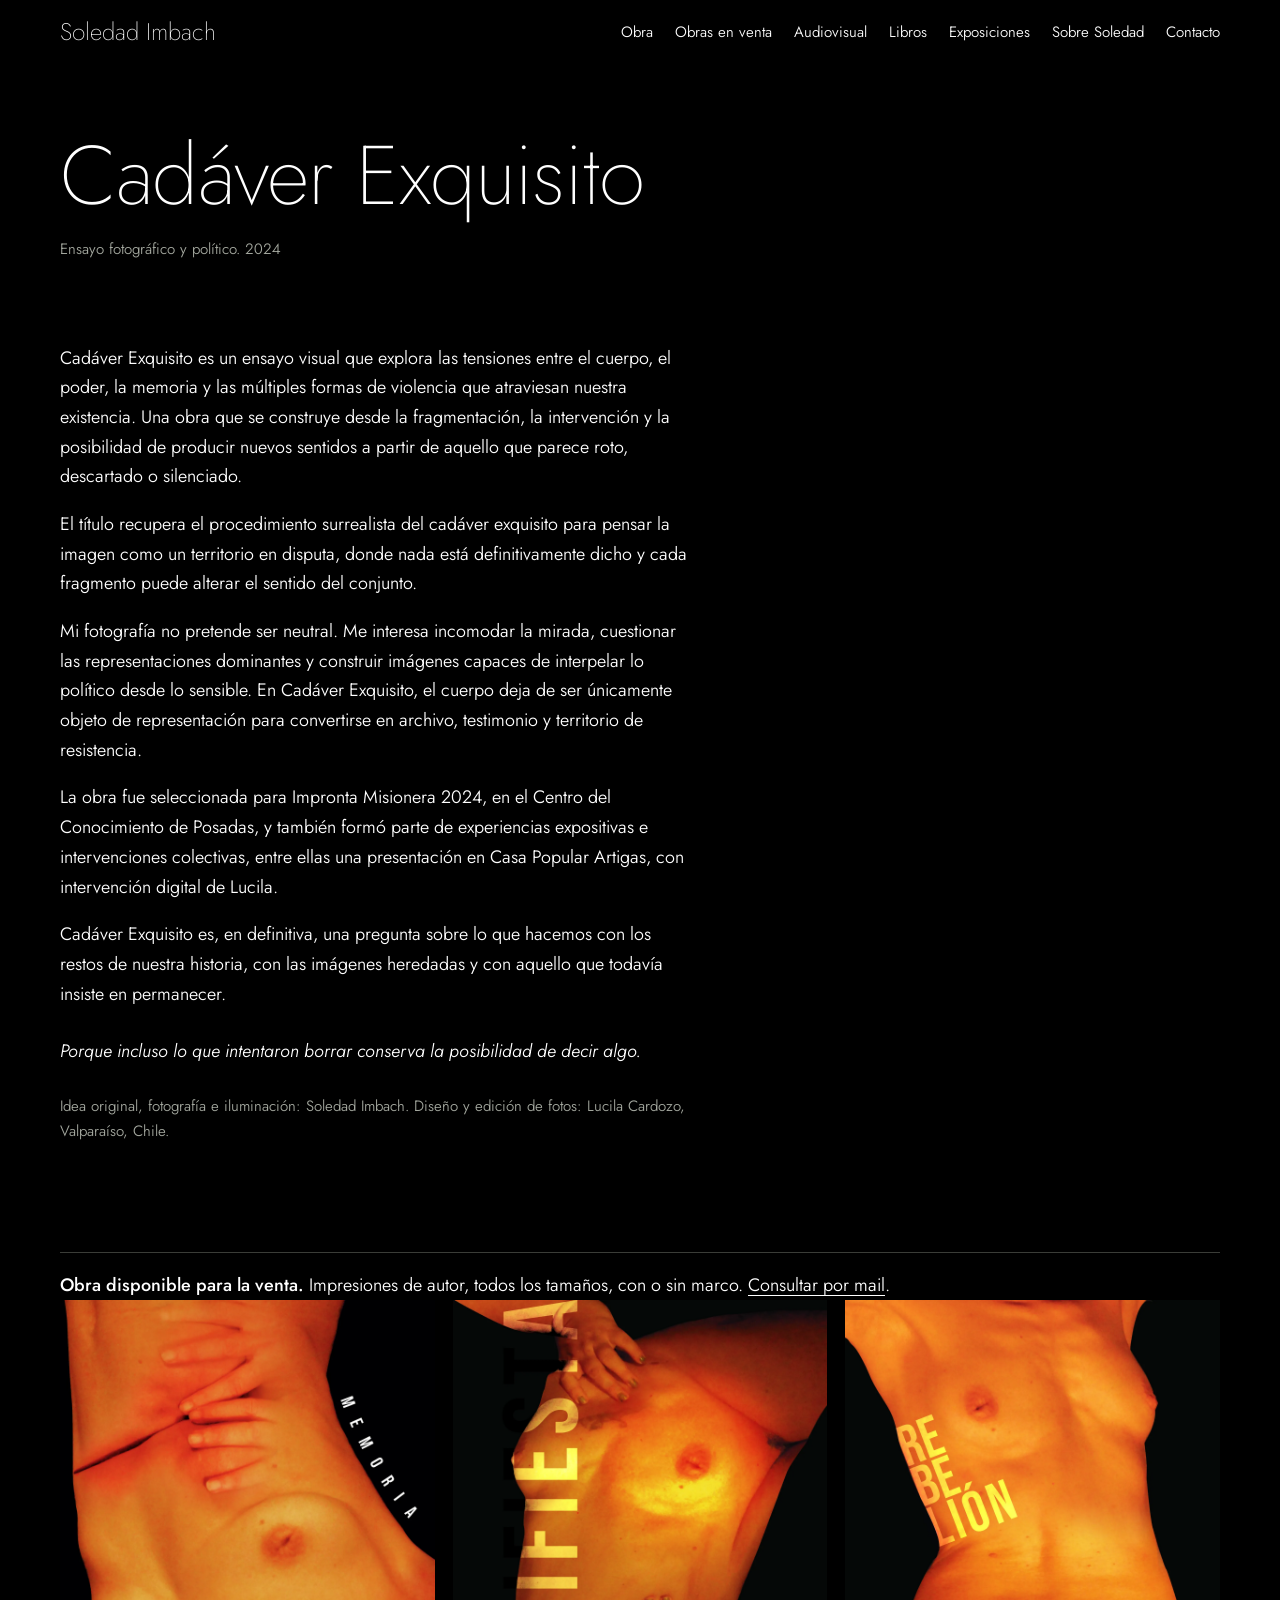
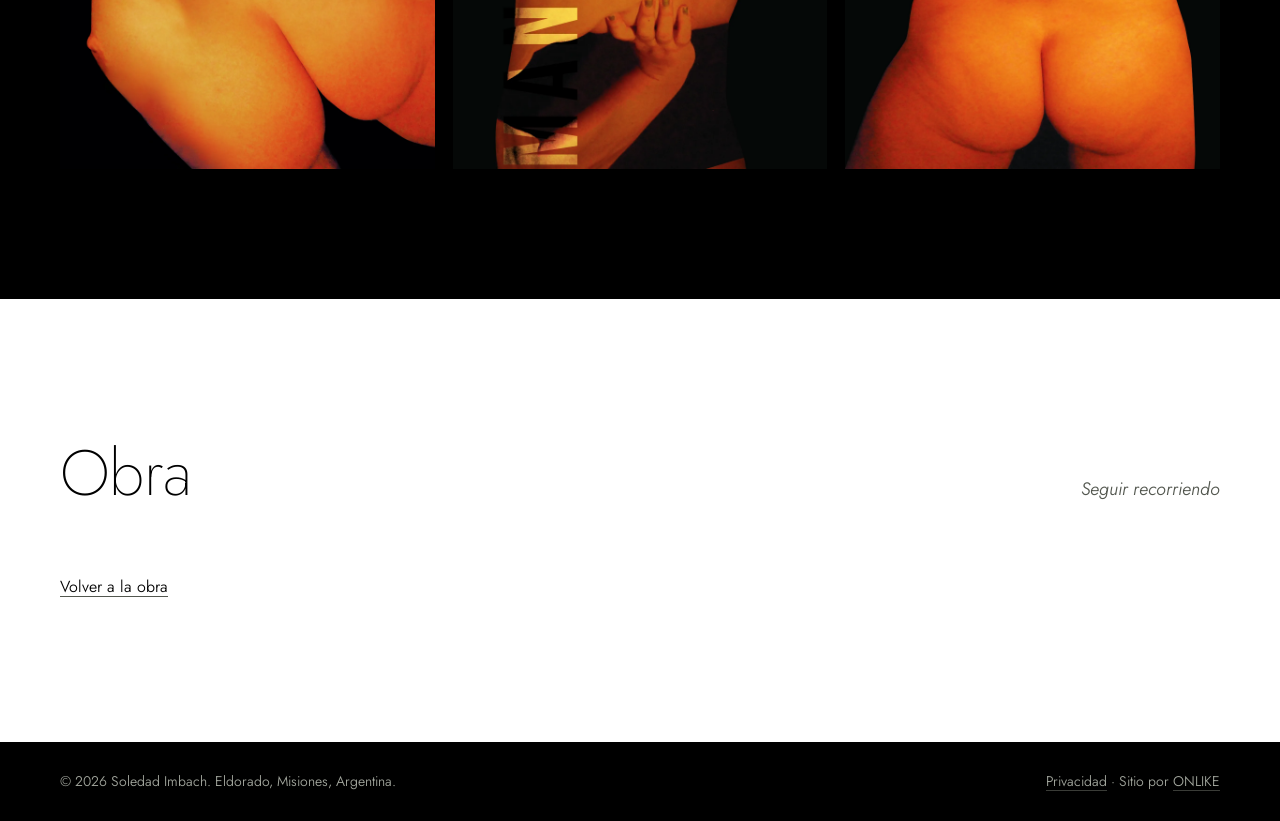
<file: cadaver-exquisito.html>
<!doctype html>
<html lang="es">
<head>
<meta charset="utf-8">
<meta name="viewport" content="width=device-width,initial-scale=1,viewport-fit=cover">
<title>Cadáver Exquisito. Soledad Imbach</title>
<meta name="description" content="Cadáver Exquisito, ensayo fotográfico y político de Soledad Imbach. 2024.">
<link rel="canonical" href="https://soledadimbach.com.ar/cadaver-exquisito.html">
<meta property="og:type" content="website">
<meta property="og:site_name" content="Soledad Imbach">
<meta property="og:locale" content="es_AR">
<meta property="og:title" content="Cadáver Exquisito. Soledad Imbach">
<meta property="og:description" content="Cadáver Exquisito, ensayo fotográfico y político de Soledad Imbach. 2024.">
<meta property="og:url" content="https://soledadimbach.com.ar/cadaver-exquisito.html">
<meta property="og:image" content="https://soledadimbach.com.ar/img/cadaver-exquisito/cadaver-exquisito-poster-memoria-01.webp">
<meta name="twitter:card" content="summary_large_image">
<link rel="icon" href="favicon.svg" type="image/svg+xml">
<link rel="icon" href="favicon-32.png" sizes="32x32" type="image/png">
<link rel="apple-touch-icon" href="apple-touch-icon.png">
<link rel="preconnect" href="https://fonts.googleapis.com">
<link rel="preconnect" href="https://fonts.gstatic.com" crossorigin>
<link rel="stylesheet" href="https://fonts.googleapis.com/css2?family=Albert+Sans:ital,wght@0,200..600;1,200..500&family=Italiana&family=Jost:ital,wght@0,200..600;1,200..500&family=Spectral:ital,wght@0,200;0,300;0,400;1,200;1,300&display=swap">
<link rel="stylesheet" href="style.css">
<script type="application/ld+json">
{"@context":"https://schema.org","@graph":[
 {"@type":"BreadcrumbList","itemListElement":[
  {"@type":"ListItem","position":1,"name":"Inicio","item":"https://soledadimbach.com.ar/"},
  {"@type":"ListItem","position":2,"name":"Cadáver Exquisito","item":"https://soledadimbach.com.ar/cadaver-exquisito.html"}
 ]},
 {"@type":"VisualArtwork","name":"Cadáver Exquisito","artform":"Fotografía","dateCreated":"2024","creator":{"@id":"https://soledadimbach.com.ar/#soledad"},"copyrightHolder":{"@id":"https://soledadimbach.com.ar/#soledad"}}
]}
</script>
</head>
<body>

<header class="band-dark" id="top">
  <div class="wrap topbar topbar--page">
    <a class="brand" href="index.html">Soledad Imbach</a>
    <button class="menu-btn" id="menu-btn" type="button" aria-expanded="false" aria-controls="nav">Menú</button>
    <nav class="nav" id="nav" aria-label="Secciones">
      <a href="index.html#obra">Obra</a>
      <a href="obras-en-venta.html">Obras en venta</a>
      <a href="index.html#audiovisual">Audiovisual</a>
      <a href="index.html#libros">Libros</a>
      <a href="index.html#exposiciones">Exposiciones</a>
      <a href="sobre-soledad.html">Sobre Soledad</a>
      <a href="index.html#contacto">Contacto</a>
    </nav>
  </div>
</header>

<main>
  <section class="band-dark">
    <div class="wrap page-head">
      <h1 class="page-title page-title--long">Cadáver Exquisito</h1>
      <p class="meta">Ensayo fotográfico y político. 2024</p>
    </div>
    <div class="wrap">
      <div class="text-body">
      <p>Cadáver Exquisito es un ensayo visual que explora las tensiones entre el cuerpo, el poder, la memoria y las múltiples formas de violencia que atraviesan nuestra existencia. Una obra que se construye desde la fragmentación, la intervención y la posibilidad de producir nuevos sentidos a partir de aquello que parece roto, descartado o silenciado.</p>
      <p>El título recupera el procedimiento surrealista del cadáver exquisito para pensar la imagen como un territorio en disputa, donde nada está definitivamente dicho y cada fragmento puede alterar el sentido del conjunto.</p>
      <p>Mi fotografía no pretende ser neutral. Me interesa incomodar la mirada, cuestionar las representaciones dominantes y construir imágenes capaces de interpelar lo político desde lo sensible. En Cadáver Exquisito, el cuerpo deja de ser únicamente objeto de representación para convertirse en archivo, testimonio y territorio de resistencia.</p>
      <p>La obra fue seleccionada para Impronta Misionera 2024, en el Centro del Conocimiento de Posadas, y también formó parte de experiencias expositivas e intervenciones colectivas, entre ellas una presentación en Casa Popular Artigas, con intervención digital de Lucila.</p>
      <p>Cadáver Exquisito es, en definitiva, una pregunta sobre lo que hacemos con los restos de nuestra historia, con las imágenes heredadas y con aquello que todavía insiste en permanecer.</p>
      <p class="cierre">Porque incluso lo que intentaron borrar conserva la posibilidad de decir algo.</p>
      <p class="meta" style="margin-top:28px">Idea original, fotografía e iluminación: Soledad Imbach. Diseño y edición de fotos: Lucila Cardozo, Valparaíso, Chile.</p>
      </div>
    </div>
    <div class="wrap">
      <p class="venta-note"><strong>Obra disponible para la venta.</strong> Impresiones de autor, todos los tamaños, con o sin marco. <a href="mailto:soledadimbach@gmail.com?subject=Consulta%20por%20obra%20en%20venta">Consultar por mail</a>.</p>
    </div>
    <div class="wrap">
      <div class="gallery">
        <figure><img src="img/cadaver-exquisito/cadaver-exquisito-poster-memoria-01.webp" alt="Torso desnudo en tonos naranjas sobre fondo negro, con una mano sobre el abdomen y la palabra Memoria en vertical." width="1600" height="2000" loading="lazy" decoding="async"></figure>
        <figure><img src="img/cadaver-exquisito/cadaver-exquisito-poster-manifiesta-02.webp" alt="Torso desnudo en tonos naranjas con las manos sobre el cuerpo y una palabra en letras amarillas, sobre fondo negro." width="1600" height="2000" loading="lazy" decoding="async"></figure>
        <figure><img src="img/cadaver-exquisito/cadaver-exquisito-poster-rebelion-03.webp" alt="Espalda y glúteos desnudos en tonos naranjas sobre fondo negro, con la palabra Rebelión en letras amarillas." width="1600" height="2000" loading="lazy" decoding="async"></figure>
      </div>
    </div>
  </section>

  <section class="band-light section">
    <div class="wrap">
      <div class="sec-head">
        <h2>Obra</h2>
        <p class="lede">Seguir recorriendo</p>
      </div>
      <a class="more" href="index.html#obra">Volver a la obra</a>
    </div>
  </section>
</main>

<footer class="band-dark">
  <p class="wrap foot"><span>© 2026 Soledad Imbach. Eldorado, Misiones, Argentina.</span><span class="by"><a href="privacidad.html">Privacidad</a> · Sitio por <a href="https://onlike.ar/geo-site.html" target="_blank" rel="noopener">ONLIKE</a></span></p>
</footer>

<script>
(function(){
  var top = document.getElementById("top");
  var btn = document.getElementById("menu-btn");
  function setMenu(open){
    top.classList.toggle("nav-open", open);
    btn.setAttribute("aria-expanded", String(open));
    btn.textContent = open ? "Cerrar" : "Menú";
  }
  btn.addEventListener("click", function(){ setMenu(!top.classList.contains("nav-open")); });
  document.querySelectorAll("#nav a").forEach(function(a){
    a.addEventListener("click", function(){ setMenu(false); });
  });
})();
</script>

</body>
</html>
</file>
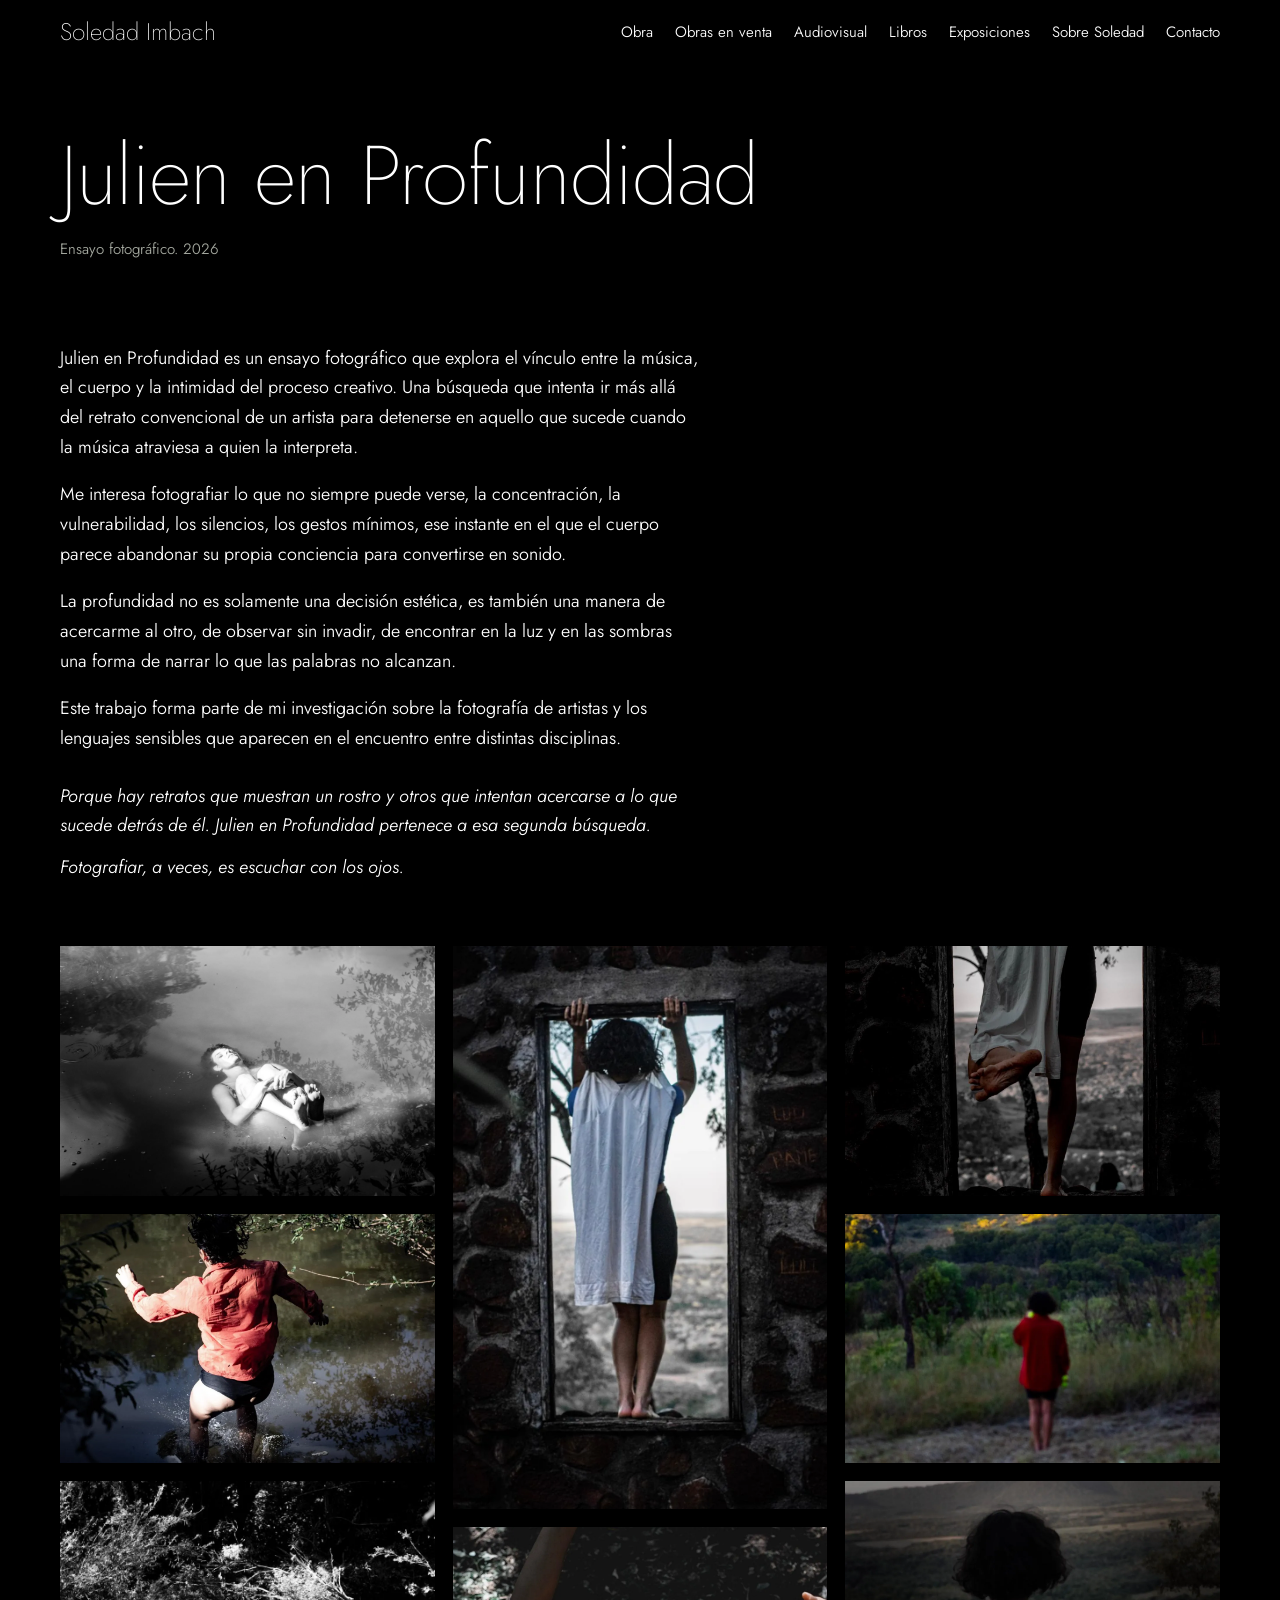
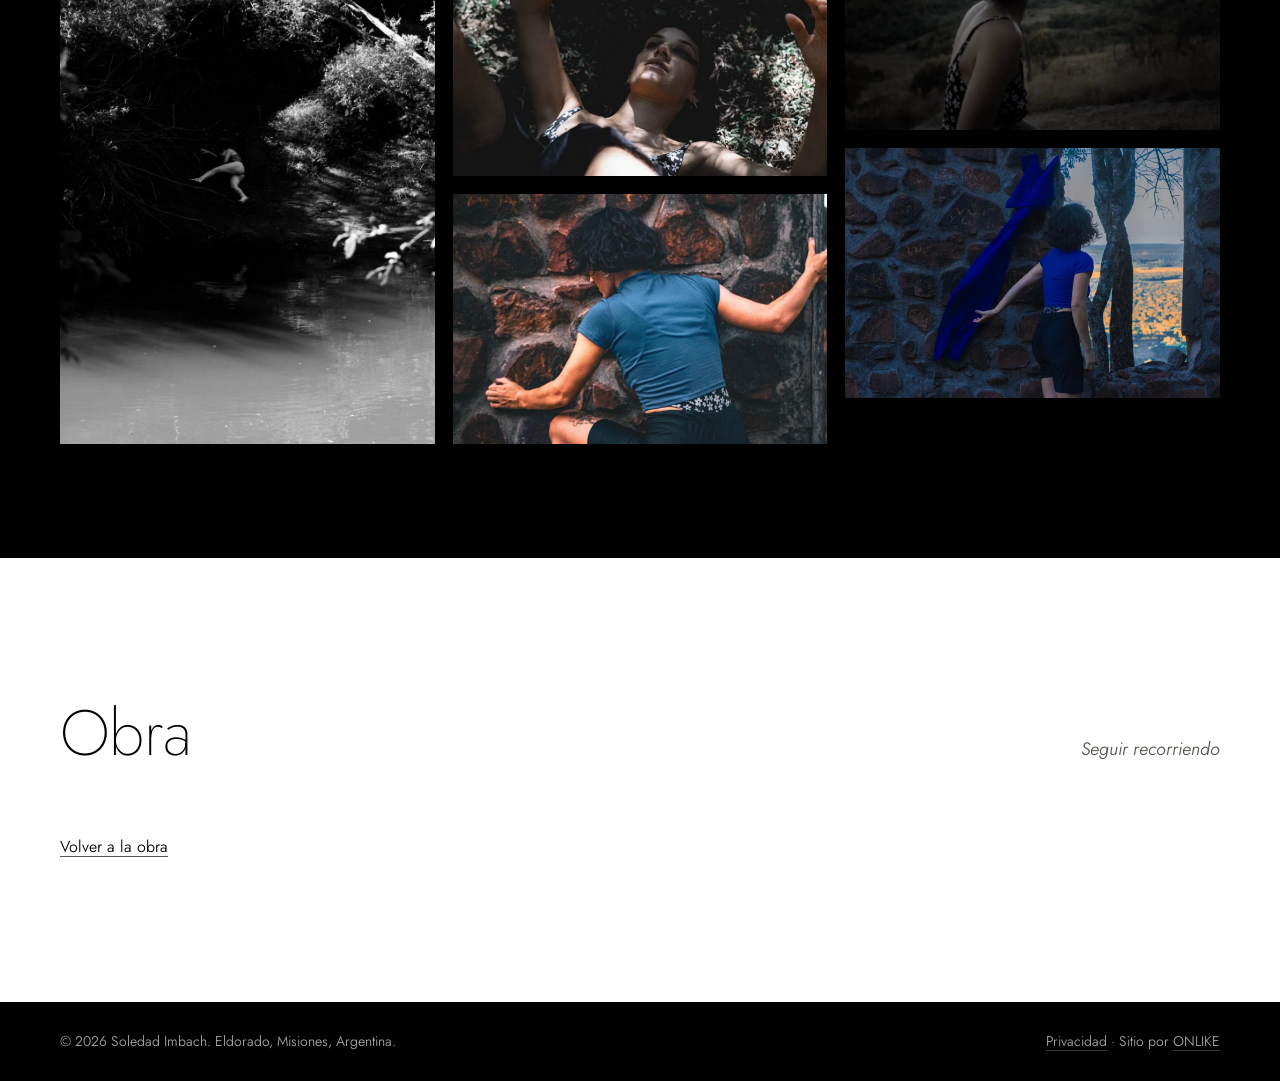
<file: julien-en-profundidad.html>
<!doctype html>
<html lang="es">
<head>
<meta charset="utf-8">
<meta name="viewport" content="width=device-width,initial-scale=1,viewport-fit=cover">
<title>Julien en Profundidad. Soledad Imbach</title>
<meta name="description" content="Julien en Profundidad, ensayo fotográfico de Soledad Imbach. 2026.">
<link rel="canonical" href="https://soledadimbach.com.ar/julien-en-profundidad.html">
<meta property="og:type" content="website">
<meta property="og:site_name" content="Soledad Imbach">
<meta property="og:locale" content="es_AR">
<meta property="og:title" content="Julien en Profundidad. Soledad Imbach">
<meta property="og:description" content="Julien en Profundidad, ensayo fotográfico de Soledad Imbach. 2026.">
<meta property="og:url" content="https://soledadimbach.com.ar/julien-en-profundidad.html">
<meta property="og:image" content="https://soledadimbach.com.ar/img/julien-en-profundidad/julien-en-profundidad-persona-agua-01.webp">
<meta name="twitter:card" content="summary_large_image">
<link rel="icon" href="favicon.svg" type="image/svg+xml">
<link rel="icon" href="favicon-32.png" sizes="32x32" type="image/png">
<link rel="apple-touch-icon" href="apple-touch-icon.png">
<link rel="preconnect" href="https://fonts.googleapis.com">
<link rel="preconnect" href="https://fonts.gstatic.com" crossorigin>
<link rel="stylesheet" href="https://fonts.googleapis.com/css2?family=Albert+Sans:ital,wght@0,200..600;1,200..500&family=Italiana&family=Jost:ital,wght@0,200..600;1,200..500&family=Spectral:ital,wght@0,200;0,300;0,400;1,200;1,300&display=swap">
<link rel="stylesheet" href="style.css">
<script type="application/ld+json">
{"@context":"https://schema.org","@graph":[
 {"@type":"BreadcrumbList","itemListElement":[
  {"@type":"ListItem","position":1,"name":"Inicio","item":"https://soledadimbach.com.ar/"},
  {"@type":"ListItem","position":2,"name":"Julien en Profundidad","item":"https://soledadimbach.com.ar/julien-en-profundidad.html"}
 ]},
 {"@type":"CreativeWork","name":"Julien en Profundidad","genre":"Fotografía","dateCreated":"2026","creator":{"@id":"https://soledadimbach.com.ar/#soledad"},"copyrightHolder":{"@id":"https://soledadimbach.com.ar/#soledad"}}
]}
</script>
</head>
<body>

<header class="band-dark" id="top">
  <div class="wrap topbar topbar--page">
    <a class="brand" href="index.html">Soledad Imbach</a>
    <button class="menu-btn" id="menu-btn" type="button" aria-expanded="false" aria-controls="nav">Menú</button>
    <nav class="nav" id="nav" aria-label="Secciones">
      <a href="index.html#obra">Obra</a>
      <a href="obras-en-venta.html">Obras en venta</a>
      <a href="index.html#audiovisual">Audiovisual</a>
      <a href="index.html#libros">Libros</a>
      <a href="index.html#exposiciones">Exposiciones</a>
      <a href="sobre-soledad.html">Sobre Soledad</a>
      <a href="index.html#contacto">Contacto</a>
    </nav>
  </div>
</header>

<main>
  <section class="band-dark">
    <div class="wrap page-head">
      <h1 class="page-title page-title--long">Julien en Profundidad</h1>
      <p class="meta">Ensayo fotográfico. 2026</p>
    </div>
    <div class="wrap">
      <div class="text-body">
      <p>Julien en Profundidad es un ensayo fotográfico que explora el vínculo entre la música, el cuerpo y la intimidad del proceso creativo. Una búsqueda que intenta ir más allá del retrato convencional de un artista para detenerse en aquello que sucede cuando la música atraviesa a quien la interpreta.</p>
      <p>Me interesa fotografiar lo que no siempre puede verse, la concentración, la vulnerabilidad, los silencios, los gestos mínimos, ese instante en el que el cuerpo parece abandonar su propia conciencia para convertirse en sonido.</p>
      <p>La profundidad no es solamente una decisión estética, es también una manera de acercarme al otro, de observar sin invadir, de encontrar en la luz y en las sombras una forma de narrar lo que las palabras no alcanzan.</p>
      <p>Este trabajo forma parte de mi investigación sobre la fotografía de artistas y los lenguajes sensibles que aparecen en el encuentro entre distintas disciplinas.</p>
      <p class="cierre">Porque hay retratos que muestran un rostro y otros que intentan acercarse a lo que sucede detrás de él. Julien en Profundidad pertenece a esa segunda búsqueda.</p>
      <p class="cierre">Fotografiar, a veces, es escuchar con los ojos.</p>
      </div>
    </div>
    <div class="wrap">
      <div class="gallery">
        <figure><img src="img/julien-en-profundidad/julien-en-profundidad-persona-agua-01.webp" alt="Persona recostada flotando en el agua de un río, rodeada de hojas y ramas, en blanco y negro." width="2000" height="1333" loading="lazy" decoding="async"></figure>
        <figure><img src="img/julien-en-profundidad/julien-en-profundidad-persona-corriendo-agua-02.webp" alt="Persona de espaldas corriendo y salpicando en el agua oscura de un río." width="1280" height="852" loading="lazy" decoding="async"></figure>
        <figure><img src="img/julien-en-profundidad/julien-en-profundidad-figura-arroyo-03.webp" alt="Figura recostada entre ramas y vegetación junto a un arroyo, en blanco y negro de alto contraste." width="852" height="1280" loading="lazy" decoding="async"></figure>
        <figure><img src="img/julien-en-profundidad/julien-en-profundidad-ventana-piedra-04.webp" alt="Persona de espaldas, de pie, sosteniéndose del marco de una ventana de piedra, con un paisaje de fondo." width="852" height="1280" loading="lazy" decoding="async"></figure>
        <figure><img src="img/julien-en-profundidad/julien-en-profundidad-persona-hojas-05.webp" alt="Persona recostada entre hojas, mirando hacia arriba, con sombras de follaje sobre el rostro." width="1280" height="852" loading="lazy" decoding="async"></figure>
        <figure><img src="img/julien-en-profundidad/julien-en-profundidad-persona-muro-06.webp" alt="Persona de espaldas apoyada con las dos manos contra un muro de piedras." width="1280" height="852" loading="lazy" decoding="async"></figure>
        <figure><img src="img/julien-en-profundidad/julien-en-profundidad-pie-ventana-07.webp" alt="Pie descalzo y parte de una pierna dentro del marco de una ventana de piedra, con sierras de fondo." width="1280" height="852" loading="lazy" decoding="async"></figure>
        <figure><img src="img/julien-en-profundidad/julien-en-profundidad-persona-campo-08.webp" alt="Persona de espaldas parada en un campo de pasto con monte al fondo." width="1280" height="852" loading="lazy" decoding="async"></figure>
        <figure><img src="img/julien-en-profundidad/julien-en-profundidad-perfil-sierras-09.webp" alt="Persona de perfil mirando un paisaje de sierras con poca luz." width="1280" height="852" loading="lazy" decoding="async"></figure>
        <figure><img src="img/julien-en-profundidad/julien-en-profundidad-tela-azul-muro-10.webp" alt="Persona de espaldas que extiende la mano hacia una tela azul colgada de un muro de piedra." width="1280" height="852" loading="lazy" decoding="async"></figure>
      </div>
    </div>
  </section>

  <section class="band-light section">
    <div class="wrap">
      <div class="sec-head">
        <h2>Obra</h2>
        <p class="lede">Seguir recorriendo</p>
      </div>
      <a class="more" href="index.html#obra">Volver a la obra</a>
    </div>
  </section>
</main>

<footer class="band-dark">
  <p class="wrap foot"><span>© 2026 Soledad Imbach. Eldorado, Misiones, Argentina.</span><span class="by"><a href="privacidad.html">Privacidad</a> · Sitio por <a href="https://onlike.ar/geo-site.html" target="_blank" rel="noopener">ONLIKE</a></span></p>
</footer>

<script>
(function(){
  var top = document.getElementById("top");
  var btn = document.getElementById("menu-btn");
  function setMenu(open){
    top.classList.toggle("nav-open", open);
    btn.setAttribute("aria-expanded", String(open));
    btn.textContent = open ? "Cerrar" : "Menú";
  }
  btn.addEventListener("click", function(){ setMenu(!top.classList.contains("nav-open")); });
  document.querySelectorAll("#nav a").forEach(function(a){
    a.addEventListener("click", function(){ setMenu(false); });
  });
})();
</script>

</body>
</html>
</file>
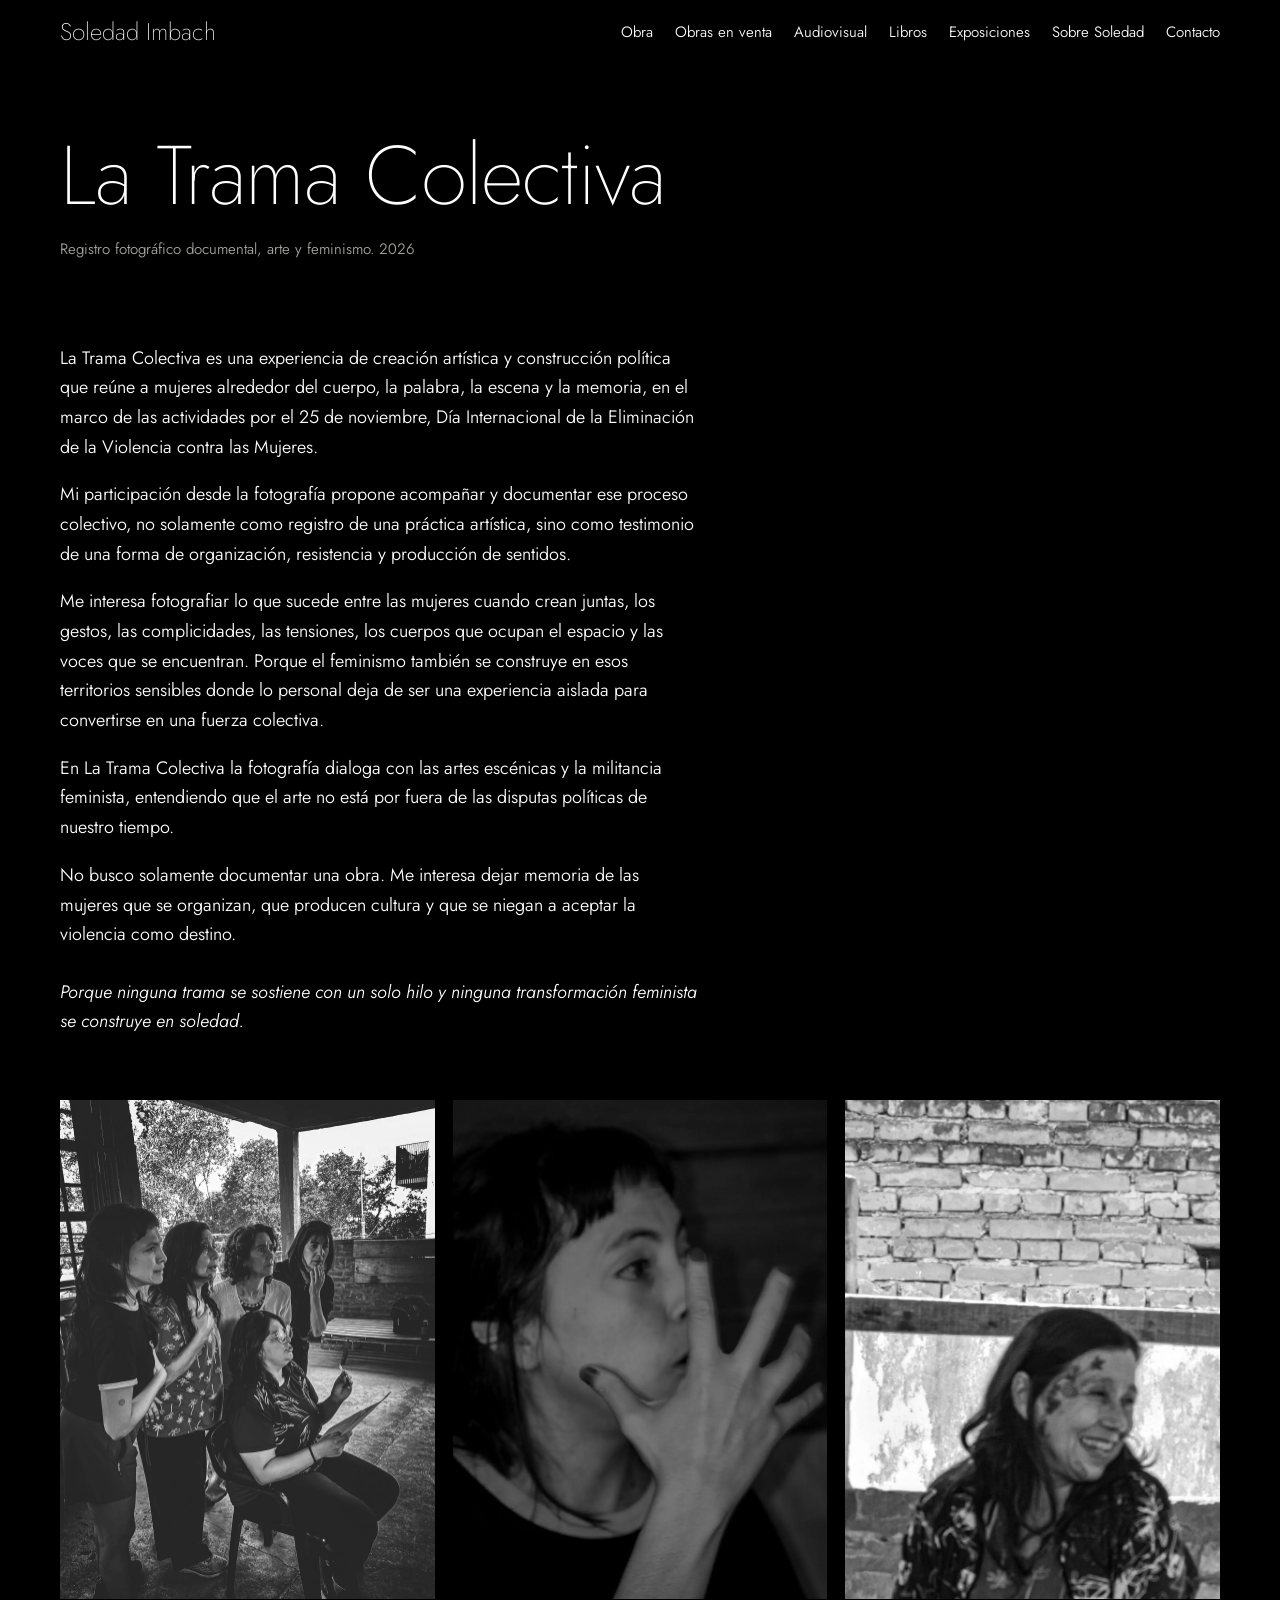
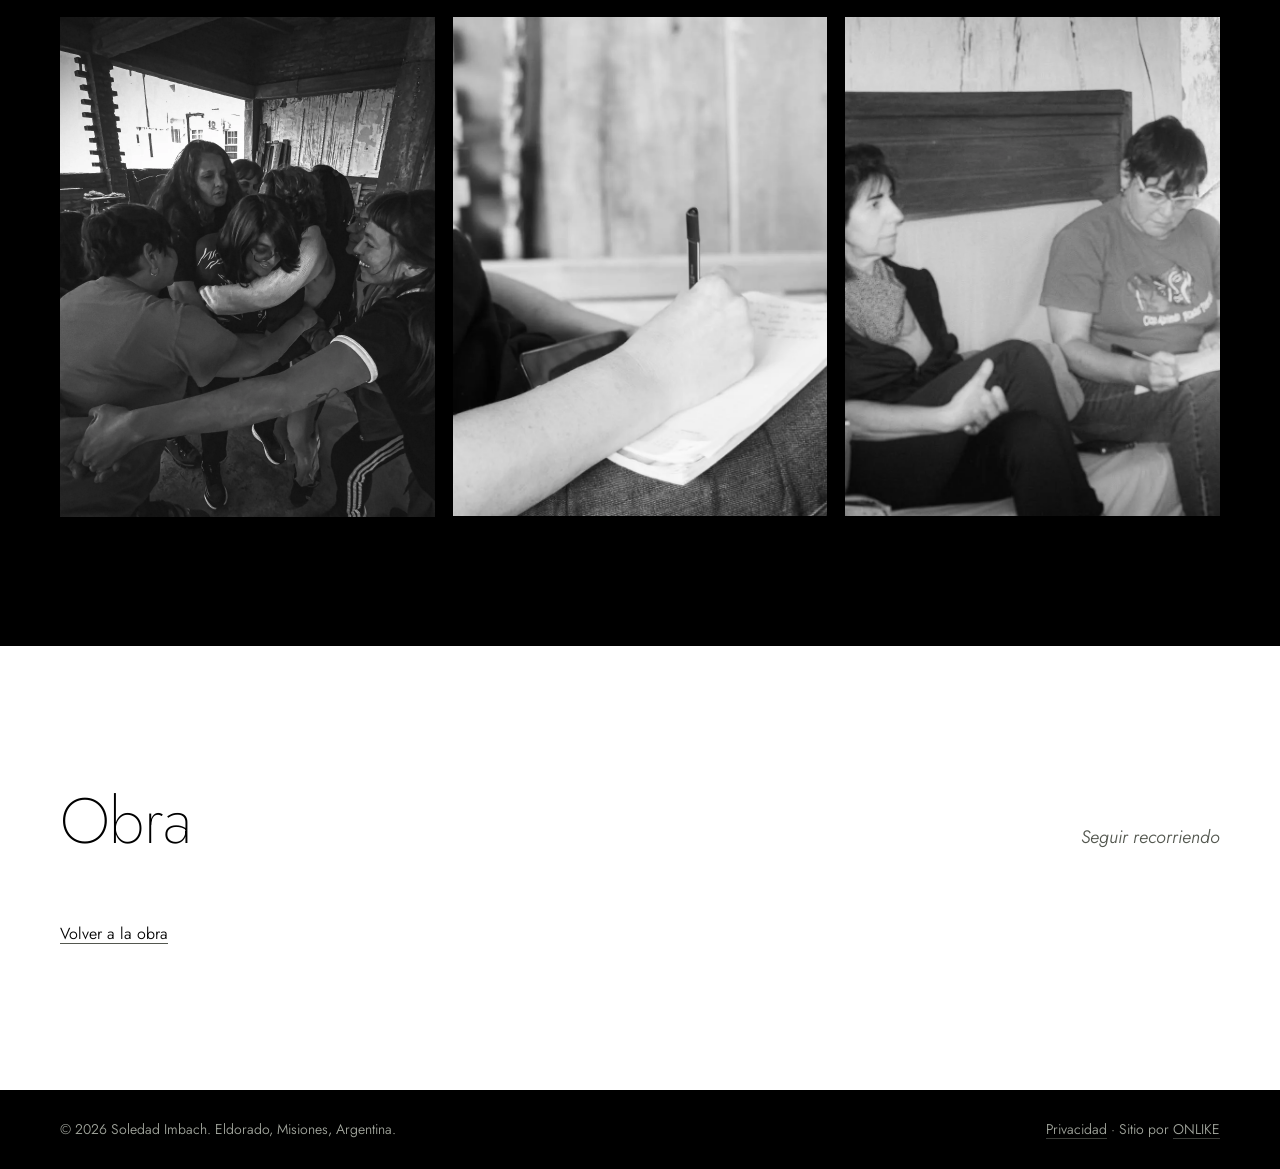
<file: la-trama-colectiva.html>
<!doctype html>
<html lang="es">
<head>
<meta charset="utf-8">
<meta name="viewport" content="width=device-width,initial-scale=1,viewport-fit=cover">
<title>La Trama Colectiva. Soledad Imbach</title>
<meta name="description" content="La Trama Colectiva, registro fotográfico documental de Soledad Imbach. 2026.">
<link rel="canonical" href="https://soledadimbach.com.ar/la-trama-colectiva.html">
<meta property="og:type" content="website">
<meta property="og:site_name" content="Soledad Imbach">
<meta property="og:locale" content="es_AR">
<meta property="og:title" content="La Trama Colectiva. Soledad Imbach">
<meta property="og:description" content="La Trama Colectiva, registro fotográfico documental de Soledad Imbach. 2026.">
<meta property="og:url" content="https://soledadimbach.com.ar/la-trama-colectiva.html">
<meta property="og:image" content="https://soledadimbach.com.ar/img/la-trama-colectiva/la-trama-colectiva-grupo-galeria-01.webp">
<meta name="twitter:card" content="summary_large_image">
<link rel="icon" href="favicon.svg" type="image/svg+xml">
<link rel="icon" href="favicon-32.png" sizes="32x32" type="image/png">
<link rel="apple-touch-icon" href="apple-touch-icon.png">
<link rel="preconnect" href="https://fonts.googleapis.com">
<link rel="preconnect" href="https://fonts.gstatic.com" crossorigin>
<link rel="stylesheet" href="https://fonts.googleapis.com/css2?family=Albert+Sans:ital,wght@0,200..600;1,200..500&family=Italiana&family=Jost:ital,wght@0,200..600;1,200..500&family=Spectral:ital,wght@0,200;0,300;0,400;1,200;1,300&display=swap">
<link rel="stylesheet" href="style.css">
<script type="application/ld+json">
{"@context":"https://schema.org","@graph":[
 {"@type":"BreadcrumbList","itemListElement":[
  {"@type":"ListItem","position":1,"name":"Inicio","item":"https://soledadimbach.com.ar/"},
  {"@type":"ListItem","position":2,"name":"La Trama Colectiva","item":"https://soledadimbach.com.ar/la-trama-colectiva.html"}
 ]},
 {"@type":"CreativeWork","name":"La Trama Colectiva","genre":"Fotografía documental","dateCreated":"2026","creator":{"@id":"https://soledadimbach.com.ar/#soledad"},"copyrightHolder":{"@id":"https://soledadimbach.com.ar/#soledad"}}
]}
</script>
</head>
<body>

<header class="band-dark" id="top">
  <div class="wrap topbar topbar--page">
    <a class="brand" href="index.html">Soledad Imbach</a>
    <button class="menu-btn" id="menu-btn" type="button" aria-expanded="false" aria-controls="nav">Menú</button>
    <nav class="nav" id="nav" aria-label="Secciones">
      <a href="index.html#obra">Obra</a>
      <a href="obras-en-venta.html">Obras en venta</a>
      <a href="index.html#audiovisual">Audiovisual</a>
      <a href="index.html#libros">Libros</a>
      <a href="index.html#exposiciones">Exposiciones</a>
      <a href="sobre-soledad.html">Sobre Soledad</a>
      <a href="index.html#contacto">Contacto</a>
    </nav>
  </div>
</header>

<main>
  <section class="band-dark">
    <div class="wrap page-head">
      <h1 class="page-title page-title--long">La Trama Colectiva</h1>
      <p class="meta">Registro fotográfico documental, arte y feminismo. 2026</p>
    </div>
    <div class="wrap">
      <div class="text-body">
      <p>La Trama Colectiva es una experiencia de creación artística y construcción política que reúne a mujeres alrededor del cuerpo, la palabra, la escena y la memoria, en el marco de las actividades por el 25 de noviembre, Día Internacional de la Eliminación de la Violencia contra las Mujeres.</p>
      <p>Mi participación desde la fotografía propone acompañar y documentar ese proceso colectivo, no solamente como registro de una práctica artística, sino como testimonio de una forma de organización, resistencia y producción de sentidos.</p>
      <p>Me interesa fotografiar lo que sucede entre las mujeres cuando crean juntas, los gestos, las complicidades, las tensiones, los cuerpos que ocupan el espacio y las voces que se encuentran. Porque el feminismo también se construye en esos territorios sensibles donde lo personal deja de ser una experiencia aislada para convertirse en una fuerza colectiva.</p>
      <p>En La Trama Colectiva la fotografía dialoga con las artes escénicas y la militancia feminista, entendiendo que el arte no está por fuera de las disputas políticas de nuestro tiempo.</p>
      <p>No busco solamente documentar una obra. Me interesa dejar memoria de las mujeres que se organizan, que producen cultura y que se niegan a aceptar la violencia como destino.</p>
      <p class="cierre">Porque ninguna trama se sostiene con un solo hilo y ninguna transformación feminista se construye en soledad.</p>
      </div>
    </div>
    <div class="wrap">
      <div class="gallery">
        <figure><img src="img/la-trama-colectiva/la-trama-colectiva-grupo-galeria-01.webp" alt="Grupo de mujeres, algunas de pie y otras sentadas, mirando un papel en una galería, en blanco y negro." width="1500" height="2000" loading="lazy" decoding="async"></figure>
        <figure><img src="img/la-trama-colectiva/la-trama-colectiva-abrazo-grupal-02.webp" alt="Abrazo grupal de varias mujeres en una galería de madera, en blanco y negro." width="1500" height="2000" loading="lazy" decoding="async"></figure>
        <figure><img src="img/la-trama-colectiva/la-trama-colectiva-gesto-mano-03.webp" alt="Retrato de una mujer con la mano abierta junto al rostro, en blanco y negro." width="1066" height="1421" loading="lazy" decoding="async"></figure>
        <figure><img src="img/la-trama-colectiva/la-trama-colectiva-mano-cuaderno-04.webp" alt="Una mano escribiendo con lapicera en un cuaderno, en blanco y negro." width="799" height="1065" loading="lazy" decoding="async"></figure>
        <figure><img src="img/la-trama-colectiva/la-trama-colectiva-retrato-sonrisa-05.webp" alt="Mujer sonriendo frente a una pared de ladrillo, con marcas pintadas en el rostro, en blanco y negro." width="799" height="1065" loading="lazy" decoding="async"></figure>
        <figure><img src="img/la-trama-colectiva/la-trama-colectiva-dos-mujeres-06.webp" alt="Dos mujeres sentadas conversando, una con anteojos, en blanco y negro." width="799" height="1065" loading="lazy" decoding="async"></figure>
      </div>
    </div>
  </section>

  <section class="band-light section">
    <div class="wrap">
      <div class="sec-head">
        <h2>Obra</h2>
        <p class="lede">Seguir recorriendo</p>
      </div>
      <a class="more" href="index.html#obra">Volver a la obra</a>
    </div>
  </section>
</main>

<footer class="band-dark">
  <p class="wrap foot"><span>© 2026 Soledad Imbach. Eldorado, Misiones, Argentina.</span><span class="by"><a href="privacidad.html">Privacidad</a> · Sitio por <a href="https://onlike.ar/geo-site.html" target="_blank" rel="noopener">ONLIKE</a></span></p>
</footer>

<script>
(function(){
  var top = document.getElementById("top");
  var btn = document.getElementById("menu-btn");
  function setMenu(open){
    top.classList.toggle("nav-open", open);
    btn.setAttribute("aria-expanded", String(open));
    btn.textContent = open ? "Cerrar" : "Menú";
  }
  btn.addEventListener("click", function(){ setMenu(!top.classList.contains("nav-open")); });
  document.querySelectorAll("#nav a").forEach(function(a){
    a.addEventListener("click", function(){ setMenu(false); });
  });
})();
</script>

</body>
</html>
</file>
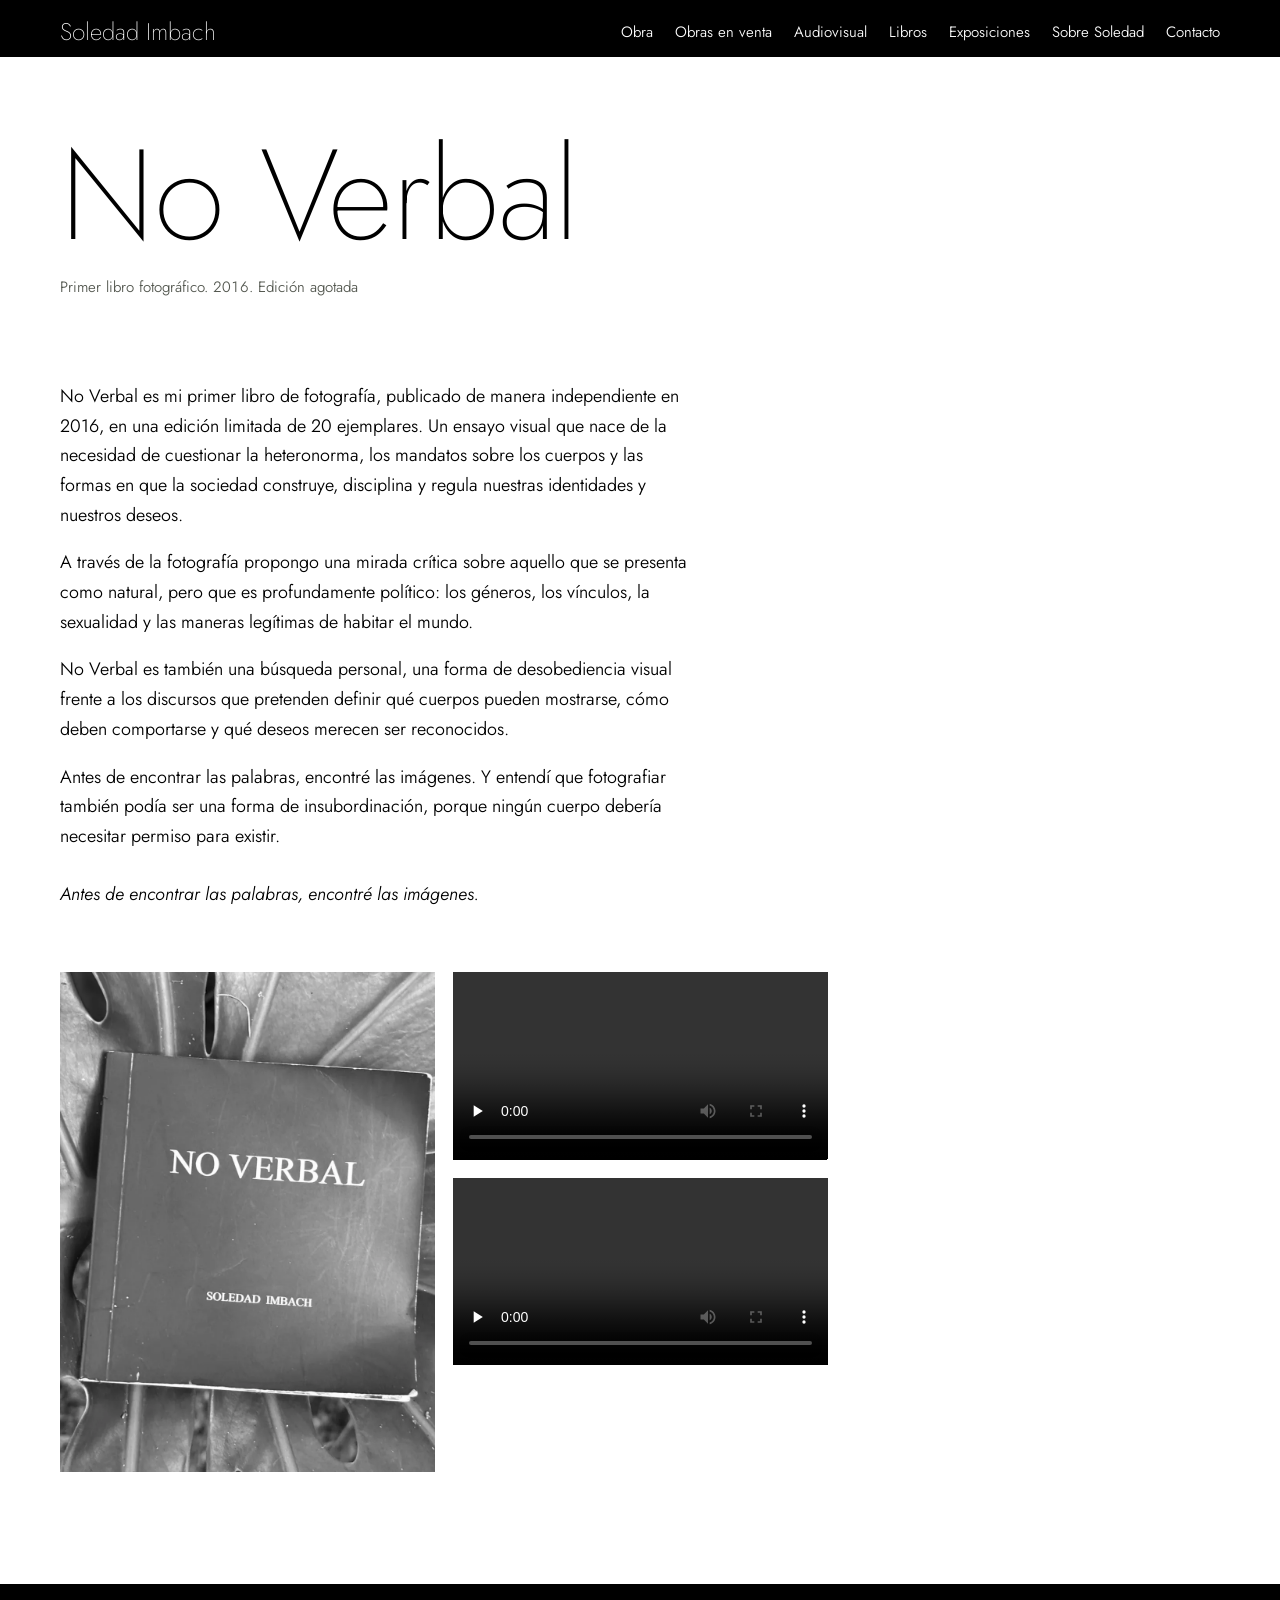
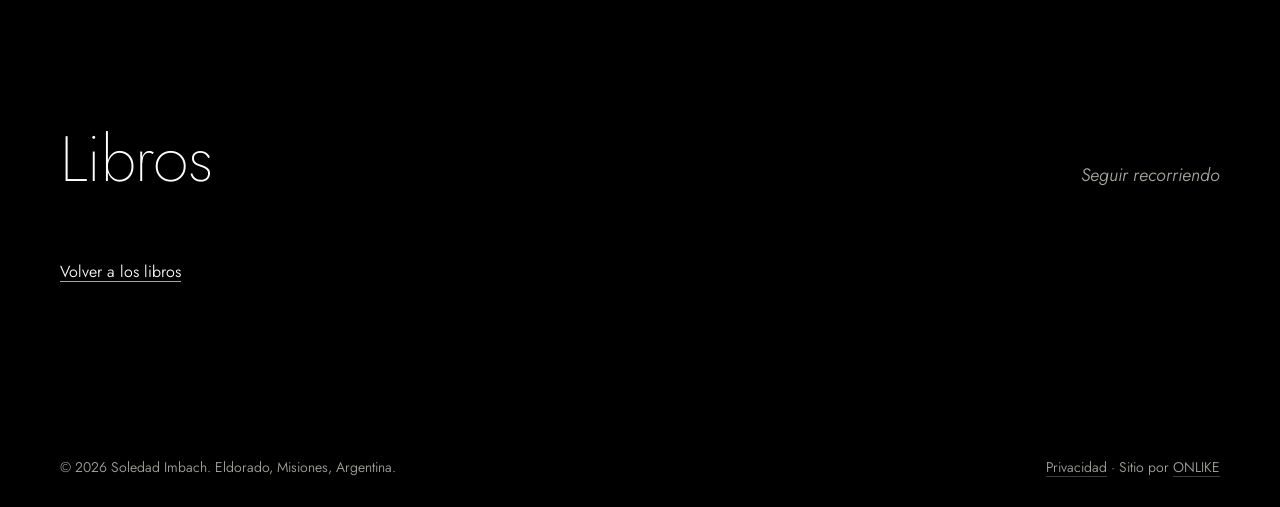
<file: no-verbal.html>
<!doctype html>
<html lang="es">
<head>
<meta charset="utf-8">
<meta name="viewport" content="width=device-width,initial-scale=1,viewport-fit=cover">
<title>No Verbal. Soledad Imbach</title>
<meta name="description" content="No Verbal, primer libro fotográfico de Soledad Imbach. 2016.">
<link rel="canonical" href="https://soledadimbach.com.ar/no-verbal.html">
<meta property="og:type" content="website">
<meta property="og:site_name" content="Soledad Imbach">
<meta property="og:locale" content="es_AR">
<meta property="og:title" content="No Verbal. Soledad Imbach">
<meta property="og:description" content="No Verbal, primer libro fotográfico de Soledad Imbach. 2016.">
<meta property="og:url" content="https://soledadimbach.com.ar/no-verbal.html">
<meta property="og:image" content="https://soledadimbach.com.ar/img/no-verbal/no-verbal-portada-01.webp">
<meta name="twitter:card" content="summary_large_image">
<link rel="icon" href="favicon.svg" type="image/svg+xml">
<link rel="icon" href="favicon-32.png" sizes="32x32" type="image/png">
<link rel="apple-touch-icon" href="apple-touch-icon.png">
<link rel="preconnect" href="https://fonts.googleapis.com">
<link rel="preconnect" href="https://fonts.gstatic.com" crossorigin>
<link rel="stylesheet" href="https://fonts.googleapis.com/css2?family=Albert+Sans:ital,wght@0,200..600;1,200..500&family=Italiana&family=Jost:ital,wght@0,200..600;1,200..500&family=Spectral:ital,wght@0,200;0,300;0,400;1,200;1,300&display=swap">
<link rel="stylesheet" href="style.css">
<script type="application/ld+json">
{"@context":"https://schema.org","@graph":[
 {"@type":"BreadcrumbList","itemListElement":[
  {"@type":"ListItem","position":1,"name":"Inicio","item":"https://soledadimbach.com.ar/"},
  {"@type":"ListItem","position":2,"name":"No Verbal","item":"https://soledadimbach.com.ar/no-verbal.html"}
 ]},
 {"@type":"Book","name":"No Verbal","datePublished":"2016","genre":"Fotografía","author":{"@id":"https://soledadimbach.com.ar/#soledad"}}
]}
</script>
</head>
<body>

<header class="band-dark" id="top">
  <div class="wrap topbar topbar--page">
    <a class="brand" href="index.html">Soledad Imbach</a>
    <button class="menu-btn" id="menu-btn" type="button" aria-expanded="false" aria-controls="nav">Menú</button>
    <nav class="nav" id="nav" aria-label="Secciones">
      <a href="index.html#obra">Obra</a>
      <a href="obras-en-venta.html">Obras en venta</a>
      <a href="index.html#audiovisual">Audiovisual</a>
      <a href="index.html#libros">Libros</a>
      <a href="index.html#exposiciones">Exposiciones</a>
      <a href="sobre-soledad.html">Sobre Soledad</a>
      <a href="index.html#contacto">Contacto</a>
    </nav>
  </div>
</header>

<main>
  <section class="band-light">
    <div class="wrap page-head">
      <h1 class="page-title">No Verbal</h1>
      <p class="meta">Primer libro fotográfico. 2016. Edición agotada</p>
    </div>
    <div class="wrap">
      <div class="text-body">
      <p>No Verbal es mi primer libro de fotografía, publicado de manera independiente en 2016, en una edición limitada de 20 ejemplares. Un ensayo visual que nace de la necesidad de cuestionar la heteronorma, los mandatos sobre los cuerpos y las formas en que la sociedad construye, disciplina y regula nuestras identidades y nuestros deseos.</p>
      <p>A través de la fotografía propongo una mirada crítica sobre aquello que se presenta como natural, pero que es profundamente político: los géneros, los vínculos, la sexualidad y las maneras legítimas de habitar el mundo.</p>
      <p>No Verbal es también una búsqueda personal, una forma de desobediencia visual frente a los discursos que pretenden definir qué cuerpos pueden mostrarse, cómo deben comportarse y qué deseos merecen ser reconocidos.</p>
      <p>Antes de encontrar las palabras, encontré las imágenes. Y entendí que fotografiar también podía ser una forma de insubordinación, porque ningún cuerpo debería necesitar permiso para existir.</p>
      <p class="cierre">Antes de encontrar las palabras, encontré las imágenes.</p>
      </div>
    </div>
    <div class="wrap">
      <div class="gallery">
        <figure><img src="img/no-verbal/no-verbal-portada-01.webp" alt="Tapa del libro No Verbal, negra, con el título y el nombre Soledad Imbach en letras blancas, sobre una hoja de monstera." width="960" height="1280" loading="lazy" decoding="async"></figure>
        <figure><video class="media-video" controls preload="none" playsinline width="360" height="258"><source src="img/no-verbal/no-verbal-hojeando-libro-02.mp4" type="video/mp4"></video></figure>
        <figure><video class="media-video" controls preload="none" playsinline width="640" height="360"><source src="img/no-verbal/no-verbal-hojeando-libro-03.mp4" type="video/mp4"></video></figure>
      </div>
    </div>
  </section>

  <section class="band-dark section">
    <div class="wrap">
      <div class="sec-head">
        <h2>Libros</h2>
        <p class="lede">Seguir recorriendo</p>
      </div>
      <a class="more" href="index.html#libros">Volver a los libros</a>
    </div>
  </section>
</main>

<footer class="band-dark">
  <p class="wrap foot"><span>© 2026 Soledad Imbach. Eldorado, Misiones, Argentina.</span><span class="by"><a href="privacidad.html">Privacidad</a> · Sitio por <a href="https://onlike.ar/geo-site.html" target="_blank" rel="noopener">ONLIKE</a></span></p>
</footer>

<script>
(function(){
  var top = document.getElementById("top");
  var btn = document.getElementById("menu-btn");
  function setMenu(open){
    top.classList.toggle("nav-open", open);
    btn.setAttribute("aria-expanded", String(open));
    btn.textContent = open ? "Cerrar" : "Menú";
  }
  btn.addEventListener("click", function(){ setMenu(!top.classList.contains("nav-open")); });
  document.querySelectorAll("#nav a").forEach(function(a){
    a.addEventListener("click", function(){ setMenu(false); });
  });
})();
</script>

</body>
</html>
</file>
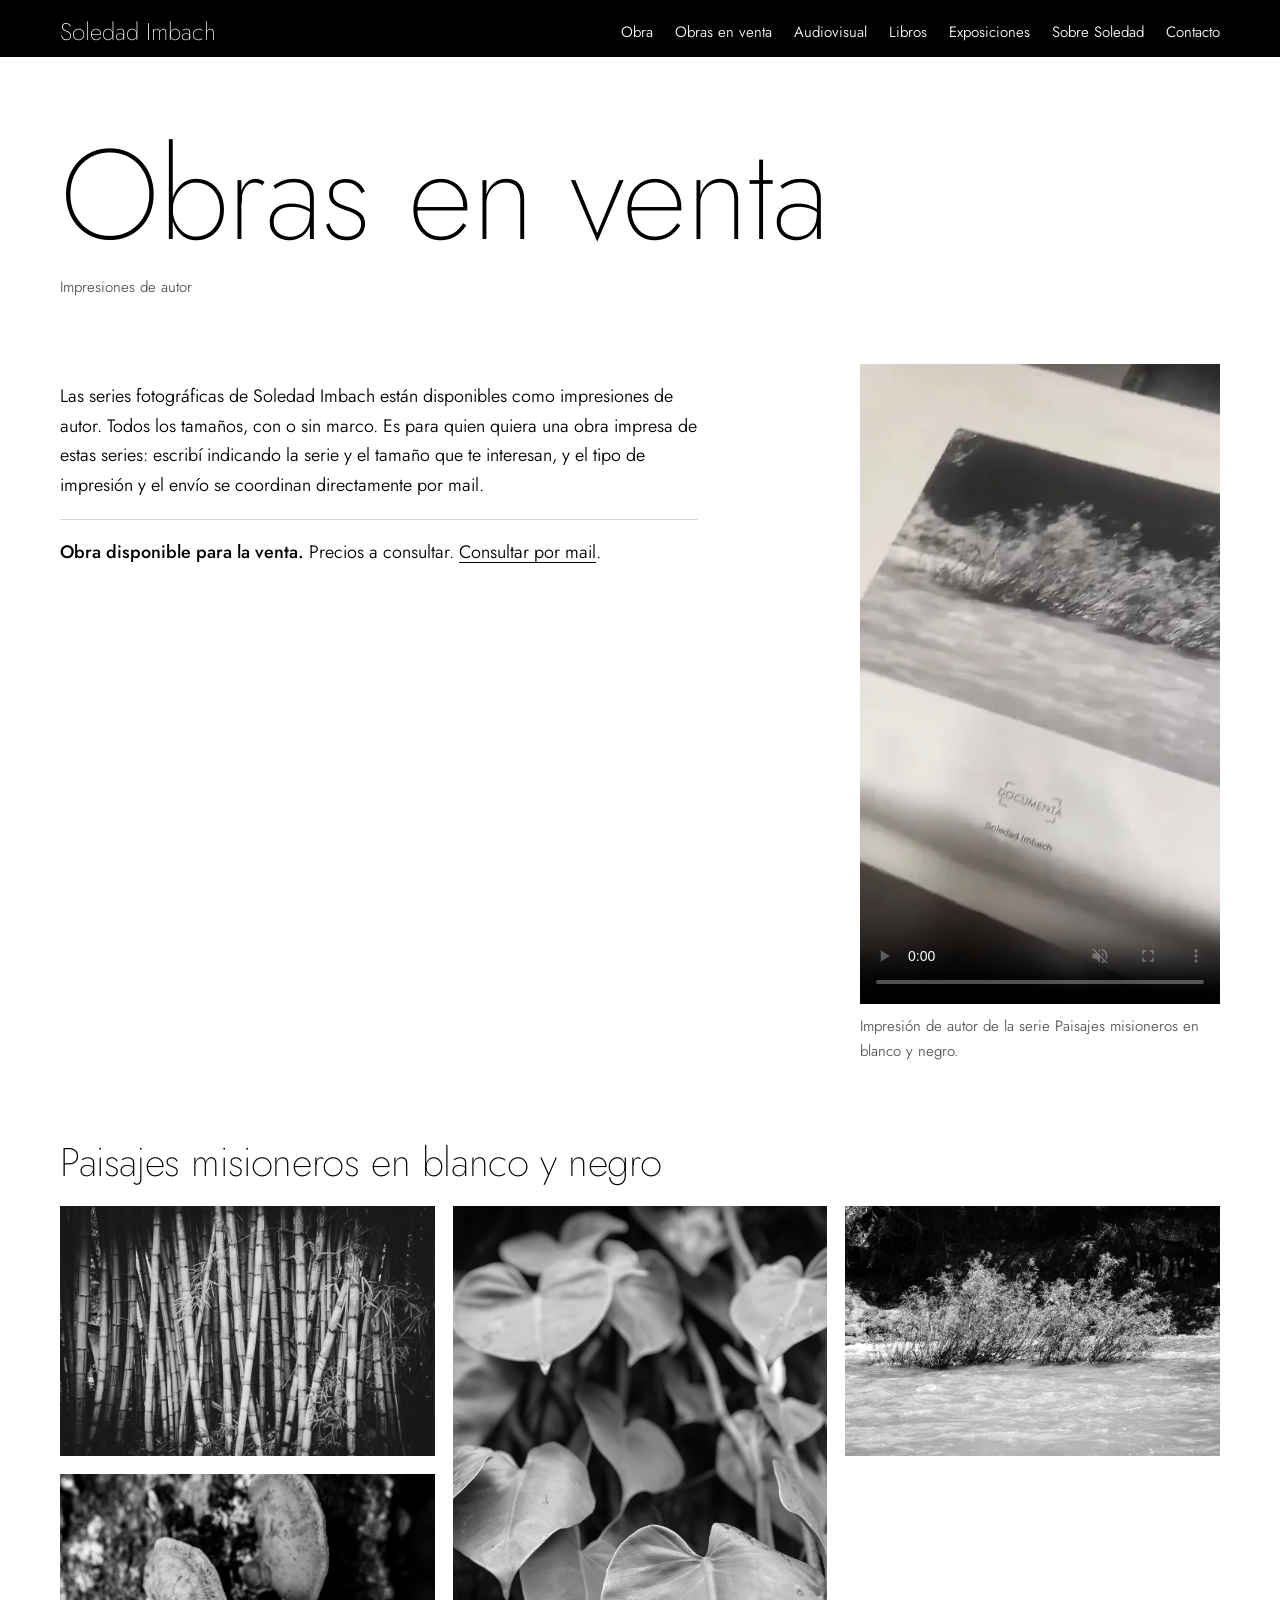
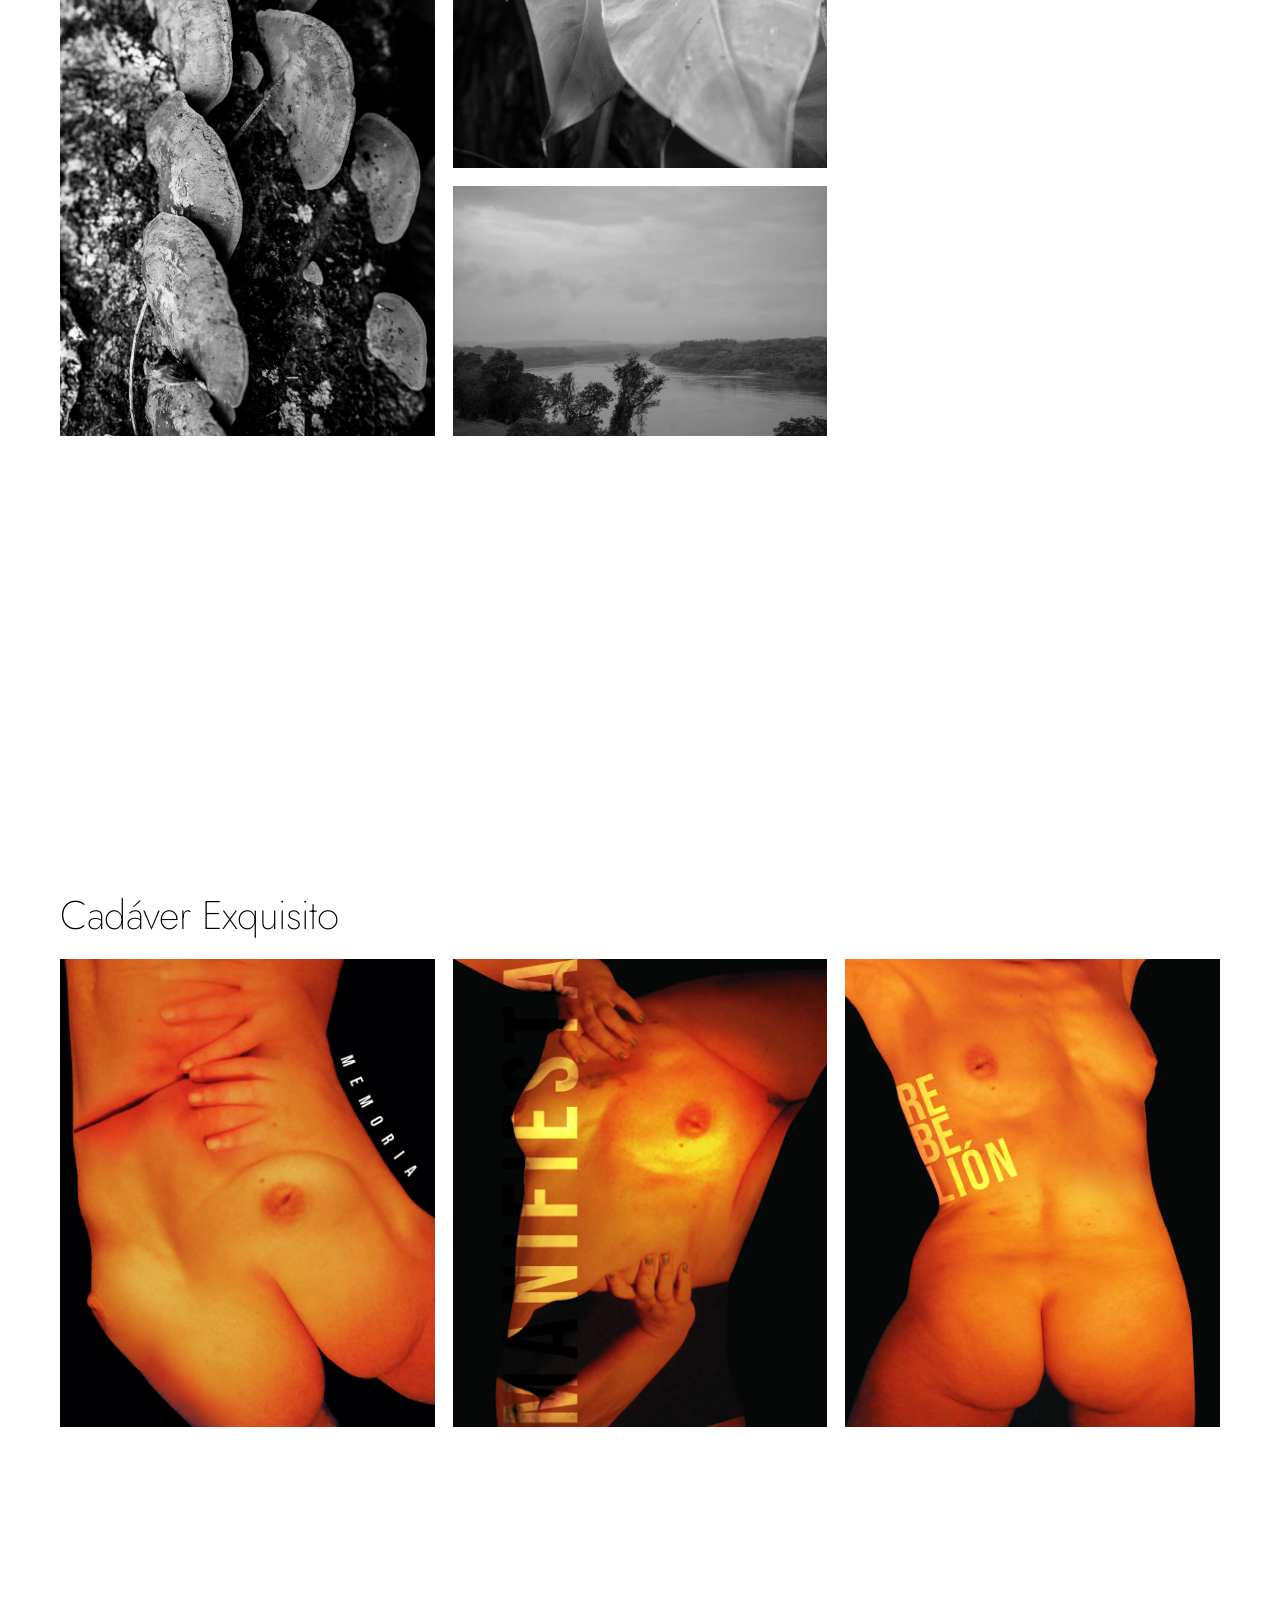
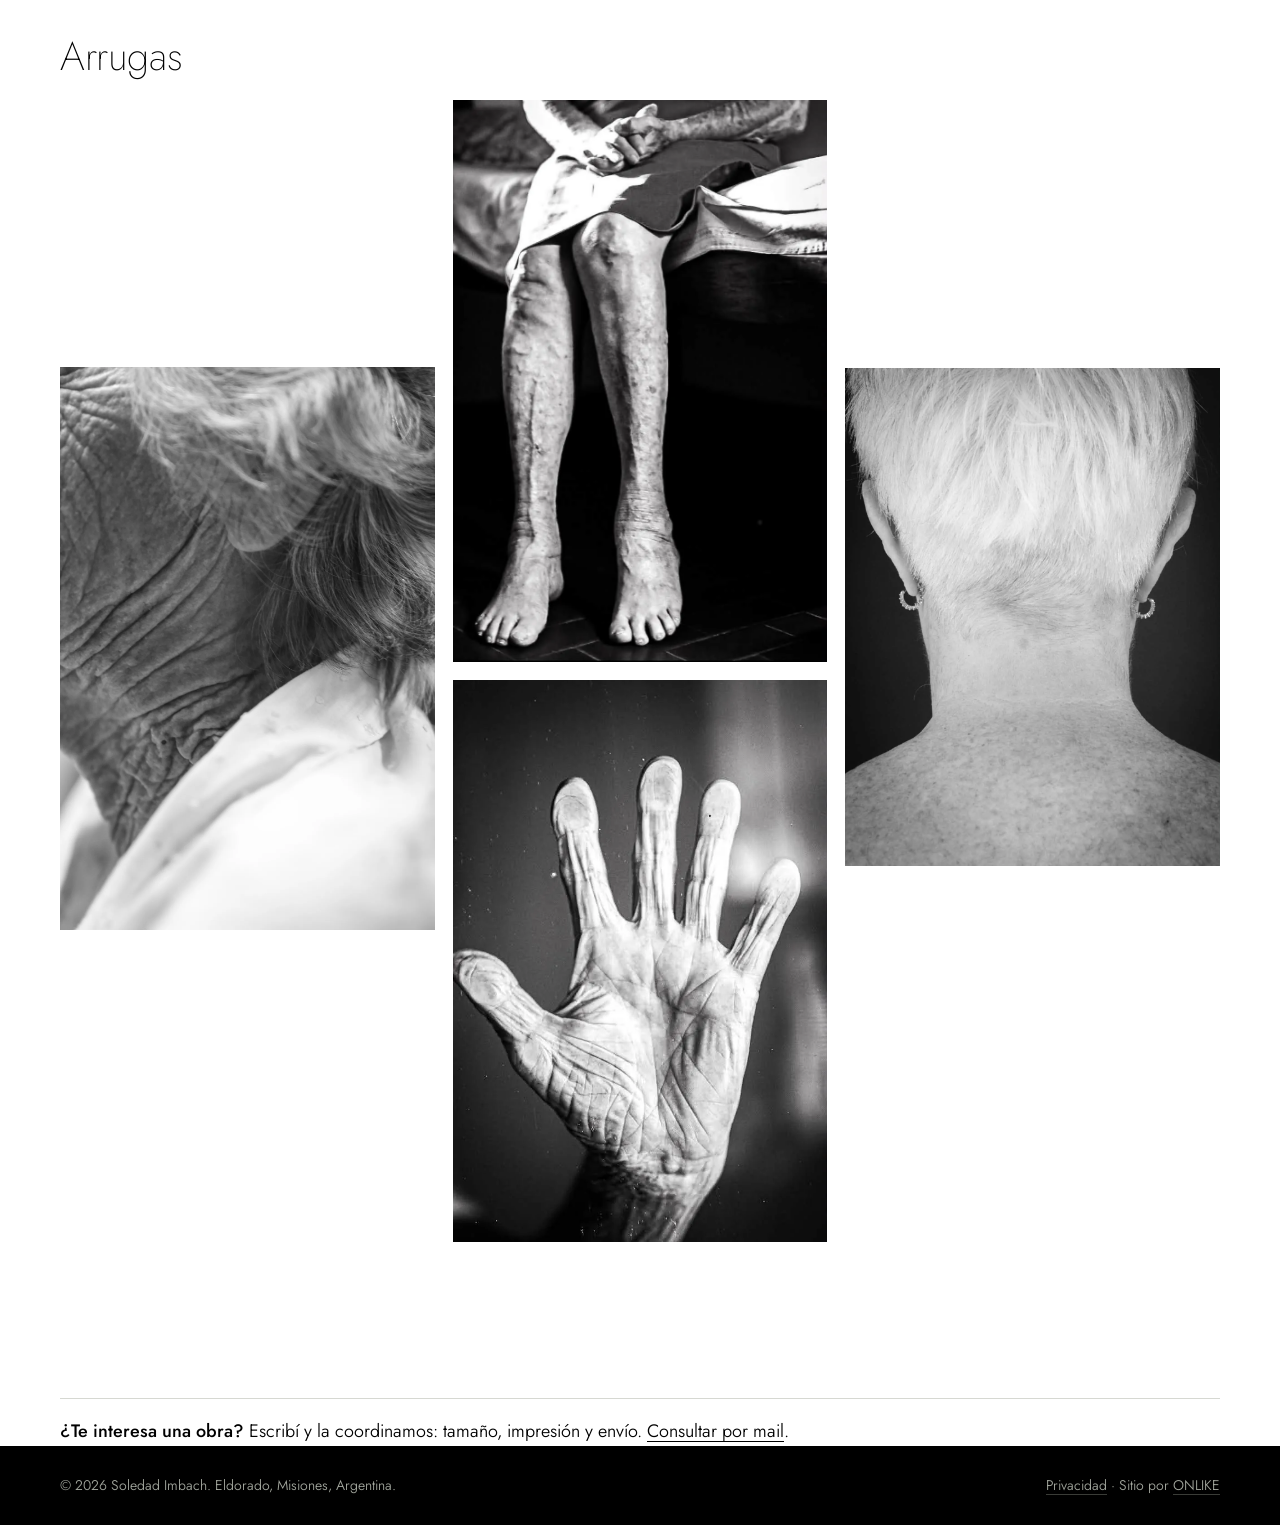
<file: obras-en-venta.html>
<!doctype html>
<html lang="es">
<head>
<meta charset="utf-8">
<meta name="viewport" content="width=device-width,initial-scale=1,viewport-fit=cover">
<title>Obras en venta — Soledad Imbach</title>
<meta name="description" content="Obras en venta de Soledad Imbach: impresiones de autor de las series Paisajes misioneros, Cadáver Exquisito y Arrugas. Todos los tamaños, con o sin marco, a consultar.">
<link rel="canonical" href="https://soledadimbach.com.ar/obras-en-venta.html">
<meta property="og:type" content="website">
<meta property="og:site_name" content="Soledad Imbach">
<meta property="og:locale" content="es_AR">
<meta property="og:title" content="Obras en venta — Soledad Imbach">
<meta property="og:description" content="Impresiones de autor de las series Paisajes misioneros, Cadáver Exquisito y Arrugas. Todos los tamaños, con o sin marco, a consultar.">
<meta property="og:url" content="https://soledadimbach.com.ar/obras-en-venta.html">
<meta property="og:image" content="https://soledadimbach.com.ar/img/paisajes/paisajes-cascada-rocas-08.webp">
<meta name="twitter:card" content="summary_large_image">
<link rel="icon" href="favicon.svg" type="image/svg+xml">
<link rel="icon" href="favicon-32.png" sizes="32x32" type="image/png">
<link rel="apple-touch-icon" href="apple-touch-icon.png">
<link rel="preconnect" href="https://fonts.googleapis.com">
<link rel="preconnect" href="https://fonts.gstatic.com" crossorigin>
<link rel="stylesheet" href="https://fonts.googleapis.com/css2?family=Albert+Sans:ital,wght@0,200..600;1,200..500&family=Italiana&family=Jost:ital,wght@0,200..600;1,200..500&family=Spectral:ital,wght@0,200;0,300;0,400;1,200;1,300&display=swap">
<link rel="stylesheet" href="style.css">
<script type="application/ld+json">
{"@context":"https://schema.org","@graph":[
 {"@type":"BreadcrumbList","itemListElement":[
 {"@type":"ListItem","position":1,"name":"Inicio","item":"https://soledadimbach.com.ar/"},
 {"@type":"ListItem","position":2,"name":"Obras en venta","item":"https://soledadimbach.com.ar/obras-en-venta.html"}
 ]},
 {"@type":"CollectionPage","name":"Obras en venta","url":"https://soledadimbach.com.ar/obras-en-venta.html","about":{"@id":"https://soledadimbach.com.ar/#soledad"},"mainEntity":{"@type":"ItemList","itemListElement":[
 {"@type":"CreativeWork","name":"Paisajes misioneros en blanco y negro","creator":{"@id":"https://soledadimbach.com.ar/#soledad"}},
 {"@type":"CreativeWork","name":"Cadáver Exquisito","creator":{"@id":"https://soledadimbach.com.ar/#soledad"}},
 {"@type":"CreativeWork","name":"Arrugas","creator":{"@id":"https://soledadimbach.com.ar/#soledad"}}
 ]}}
]}
</script>
</head>
<body>

<header class="band-dark" id="top">
 <div class="wrap topbar topbar--page">
 <a class="brand" href="index.html">Soledad Imbach</a>
 <button class="menu-btn" id="menu-btn" type="button" aria-expanded="false" aria-controls="nav">Menú</button>
 <nav class="nav" id="nav" aria-label="Secciones">
 <a href="index.html#obra">Obra</a>
 <a href="obras-en-venta.html">Obras en venta</a>
 <a href="index.html#audiovisual">Audiovisual</a>
 <a href="index.html#libros">Libros</a>
 <a href="index.html#exposiciones">Exposiciones</a>
 <a href="sobre-soledad.html">Sobre Soledad</a>
 <a href="index.html#contacto">Contacto</a>
 </nav>
 </div>
</header>

<main>
 <section class="band-light">
 <div class="wrap page-head">
 <h1 class="page-title">Obras en venta</h1>
 <p class="meta">Impresiones de autor</p>
 </div>
 <div class="wrap">
 <div class="venta-lead">
 <div class="text-body">
 <p>Las series fotográficas de Soledad Imbach están disponibles como impresiones de autor. Todos los tamaños, con o sin marco. Es para quien quiera una obra impresa de estas series: escribí indicando la serie y el tamaño que te interesan, y el tipo de impresión y el envío se coordinan directamente por mail.</p>
 <p class="venta-note"><strong>Obra disponible para la venta.</strong> Precios a consultar. <a href="mailto:soledadimbach@gmail.com?subject=Consulta%20por%20obras%20en%20venta">Consultar por mail</a>.</p>
 </div>
 <figure class="venta-video">
 <video controls autoplay muted loop playsinline preload="metadata" poster="img/venta/obras-en-venta-paisajes-poster.webp" width="540" height="960"><source src="img/venta/obras-en-venta-paisajes.mp4" type="video/mp4"></video>
 <figcaption class="meta">Impresión de autor de la serie Paisajes misioneros en blanco y negro.</figcaption>
 </figure>
 </div>
 </div>

 <div class="wrap"><h2 class="venta-serie-h">Paisajes misioneros en blanco y negro</h2></div>
 <div class="wrap">
 <div class="gallery">
 <figure><img src="img/paisajes/paisajes-bambues-tallos-03.webp" alt="Tallos de bambú altos y entrecruzados, en blanco y negro." width="2000" height="1333" loading="lazy" decoding="async"></figure>
 <figure><img src="img/paisajes/paisajes-hongos-tronco-04.webp" alt="Hongos de repisa sobre el tronco de un árbol cubierto de musgo, en blanco y negro." width="1333" height="2000" loading="lazy" decoding="async"></figure>
 <figure><img src="img/paisajes/paisajes-casilla-madera-05.webp" alt="Casilla de madera con techo de chapa entre árboles, en blanco y negro." width="1600" height="1067" loading="lazy" decoding="async"></figure>
 <figure><img src="img/paisajes/paisajes-hojas-grandes-06.webp" alt="Hojas grandes en forma de corazón con gotas de agua, en blanco y negro." width="1333" height="2000" loading="lazy" decoding="async"></figure>
 <figure><img src="img/paisajes/paisajes-rio-monte-07.webp" alt="Río ancho entre costas con monte, bajo un cielo nublado, en blanco y negro." width="2000" height="1333" loading="lazy" decoding="async"></figure>
 <figure><img src="img/paisajes/paisajes-cascada-rocas-08.webp" alt="Cascada entre rocas y vegetación, en blanco y negro." width="2000" height="1333" loading="lazy" decoding="async"></figure>
 <figure><img src="img/paisajes/paisajes-arbustos-corriente-09.webp" alt="Arbustos dentro de una corriente de agua rápida, en blanco y negro." width="1900" height="1267" loading="lazy" decoding="async"></figure>
 <figure><img src="img/paisajes/paisajes-arroyo-ramas-10.webp" alt="Arroyo angosto entre piedras con ramas inclinadas, en blanco y negro." width="1700" height="1133" loading="lazy" decoding="async"></figure>
 <figure><img src="img/paisajes/paisajes-puente-camino-11.webp" alt="Camino de tierra hacia un puente angosto sobre un arroyo, en blanco y negro." width="1500" height="1000" loading="lazy" decoding="async"></figure>
 </div>
 </div>

 <div class="wrap"><h2 class="venta-serie-h">Cadáver Exquisito</h2></div>
 <div class="wrap">
 <div class="gallery">
 <figure><img src="img/cadaver-exquisito/cadaver-exquisito-poster-memoria-01.webp" alt="Torso desnudo en tonos naranjas sobre fondo negro, con la palabra Memoria en vertical." width="1600" height="2000" loading="lazy" decoding="async"></figure>
 <figure><img src="img/cadaver-exquisito/cadaver-exquisito-poster-manifiesta-02.webp" alt="Torso desnudo en tonos naranjas con las manos sobre el cuerpo y una palabra en letras amarillas." width="1600" height="2000" loading="lazy" decoding="async"></figure>
 <figure><img src="img/cadaver-exquisito/cadaver-exquisito-poster-rebelion-03.webp" alt="Espalda y glúteos desnudos en tonos naranjas con la palabra Rebelión en letras amarillas." width="1600" height="2000" loading="lazy" decoding="async"></figure>
 </div>
 </div>

 <div class="wrap"><h2 class="venta-serie-h">Arrugas</h2></div>
 <div class="wrap">
 <div class="gallery">
 <figure><img src="img/arrugas/arrugas-brazos-manos-01.webp" alt="Antebrazos y manos de una persona mayor sobre el regazo, en blanco y negro." width="2000" height="1333" loading="lazy" decoding="async"></figure>
 <figure><img src="img/arrugas/arrugas-cuello-cabello-02.webp" alt="Cuello y cabello claro de una persona mayor de espaldas, en blanco y negro." width="1333" height="2000" loading="lazy" decoding="async"></figure>
 <figure><img src="img/arrugas/arrugas-piernas-pies-03.webp" alt="Piernas y pies descalzos de una persona mayor sentada, en blanco y negro." width="828" height="1242" loading="lazy" decoding="async"></figure>
 <figure><img src="img/arrugas/arrugas-mano-abierta-04.webp" alt="Palma abierta de la mano de una persona mayor, en blanco y negro." width="683" height="1024" loading="lazy" decoding="async"></figure>
 <figure><img src="img/arrugas/arrugas-manos-mantel-05.webp" alt="Manos de una persona mayor sobre un mantel a cuadros, en blanco y negro." width="1024" height="683" loading="lazy" decoding="async"></figure>
 <figure><img src="img/arrugas/arrugas-nuca-aros-06.webp" alt="Nuca y cuello de una persona de espaldas con aros, en blanco y negro." width="1203" height="1600" loading="lazy" decoding="async"></figure>
 </div>
 </div>

 <div class="wrap">
 <p class="venta-note"><strong>¿Te interesa una obra?</strong> Escribí y la coordinamos: tamaño, impresión y envío. <a href="mailto:soledadimbach@gmail.com?subject=Consulta%20por%20obras%20en%20venta">Consultar por mail</a>.</p>
 </div>
 </section>
</main>

<footer class="band-dark">
 <p class="wrap foot"><span>© 2026 Soledad Imbach. Eldorado, Misiones, Argentina.</span><span class="by"><a href="privacidad.html">Privacidad</a> · Sitio por <a href="https://onlike.ar/geo-site.html" target="_blank" rel="noopener">ONLIKE</a></span></p>
</footer>

<script>
(function(){
 var top = document.getElementById("top");
 var btn = document.getElementById("menu-btn");
 function setMenu(open){
 top.classList.toggle("nav-open", open);
 btn.setAttribute("aria-expanded", String(open));
 btn.textContent = open ? "Cerrar" : "Menú";
 }
 btn.addEventListener("click", function(){ setMenu(!top.classList.contains("nav-open")); });
 document.querySelectorAll("#nav a").forEach(function(a){
 a.addEventListener("click", function(){ setMenu(false); });
 });
})();
</script>

</body>
</html>
</file>
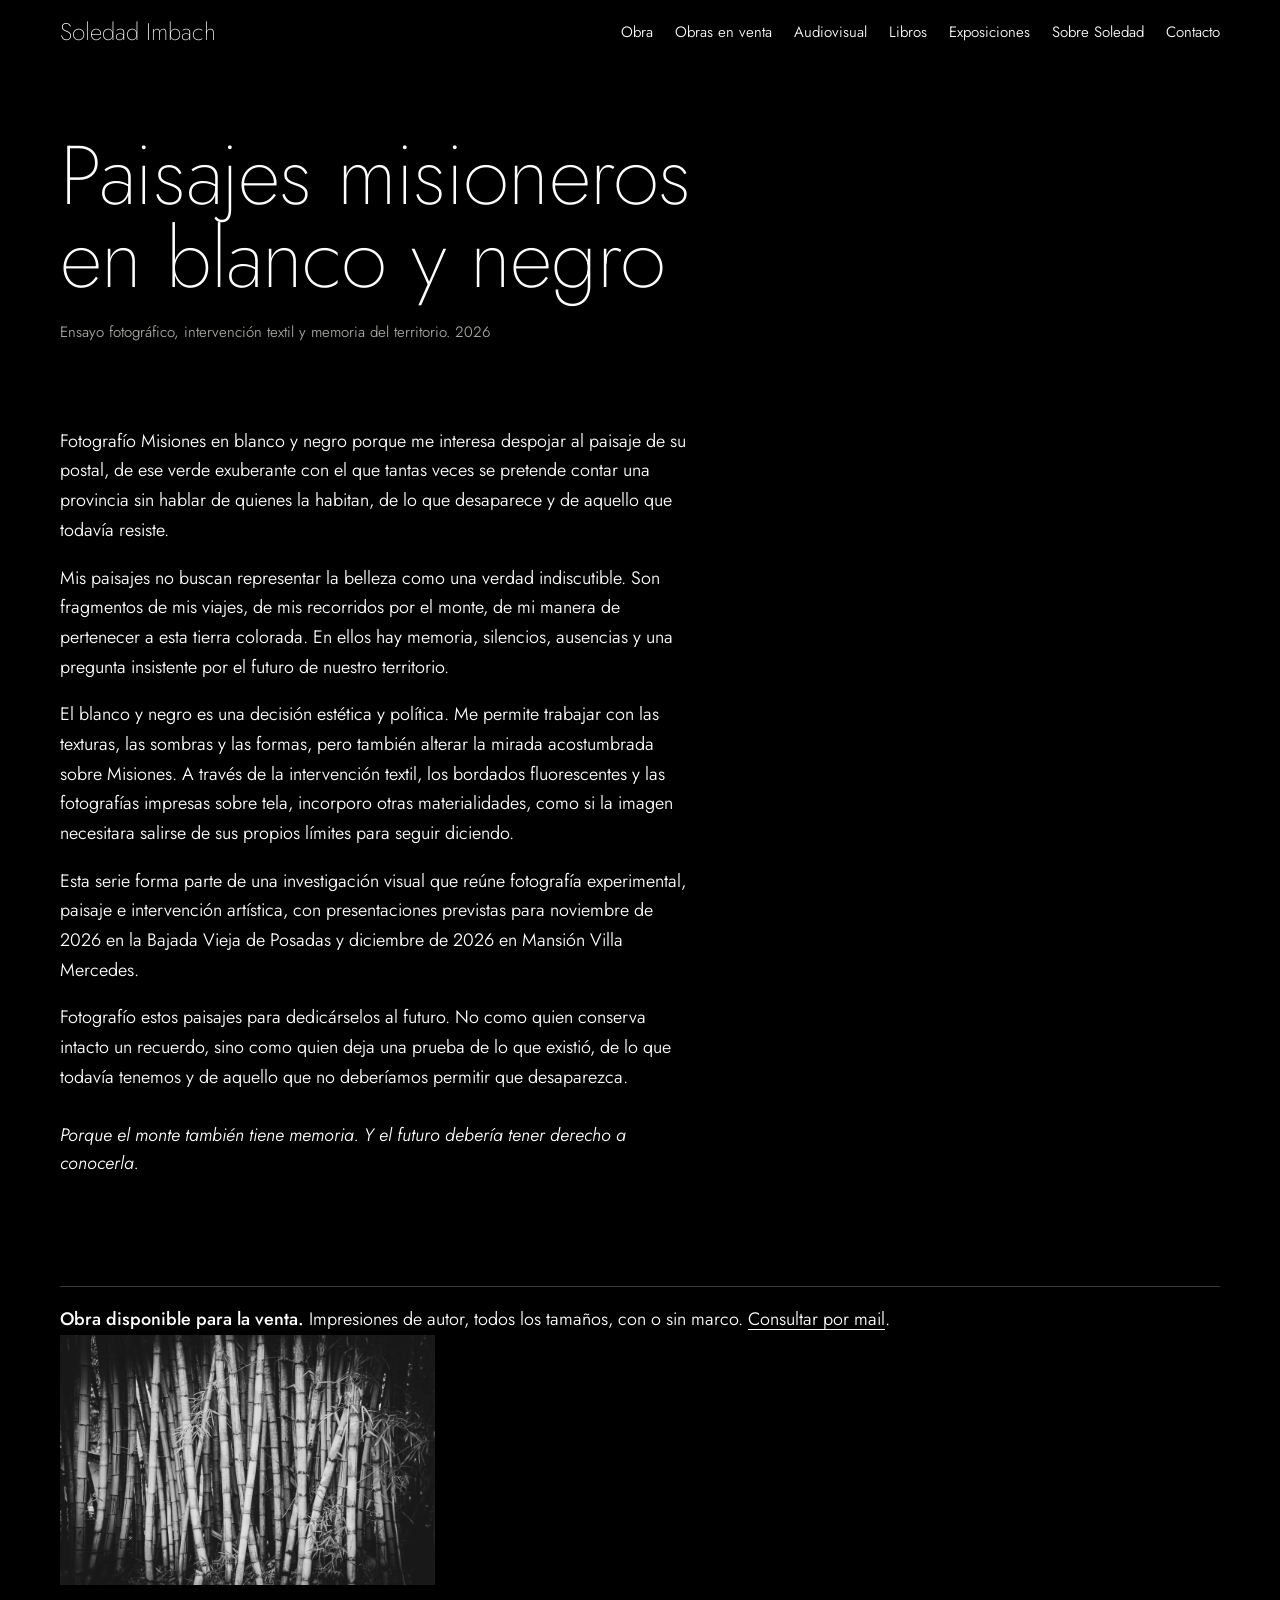
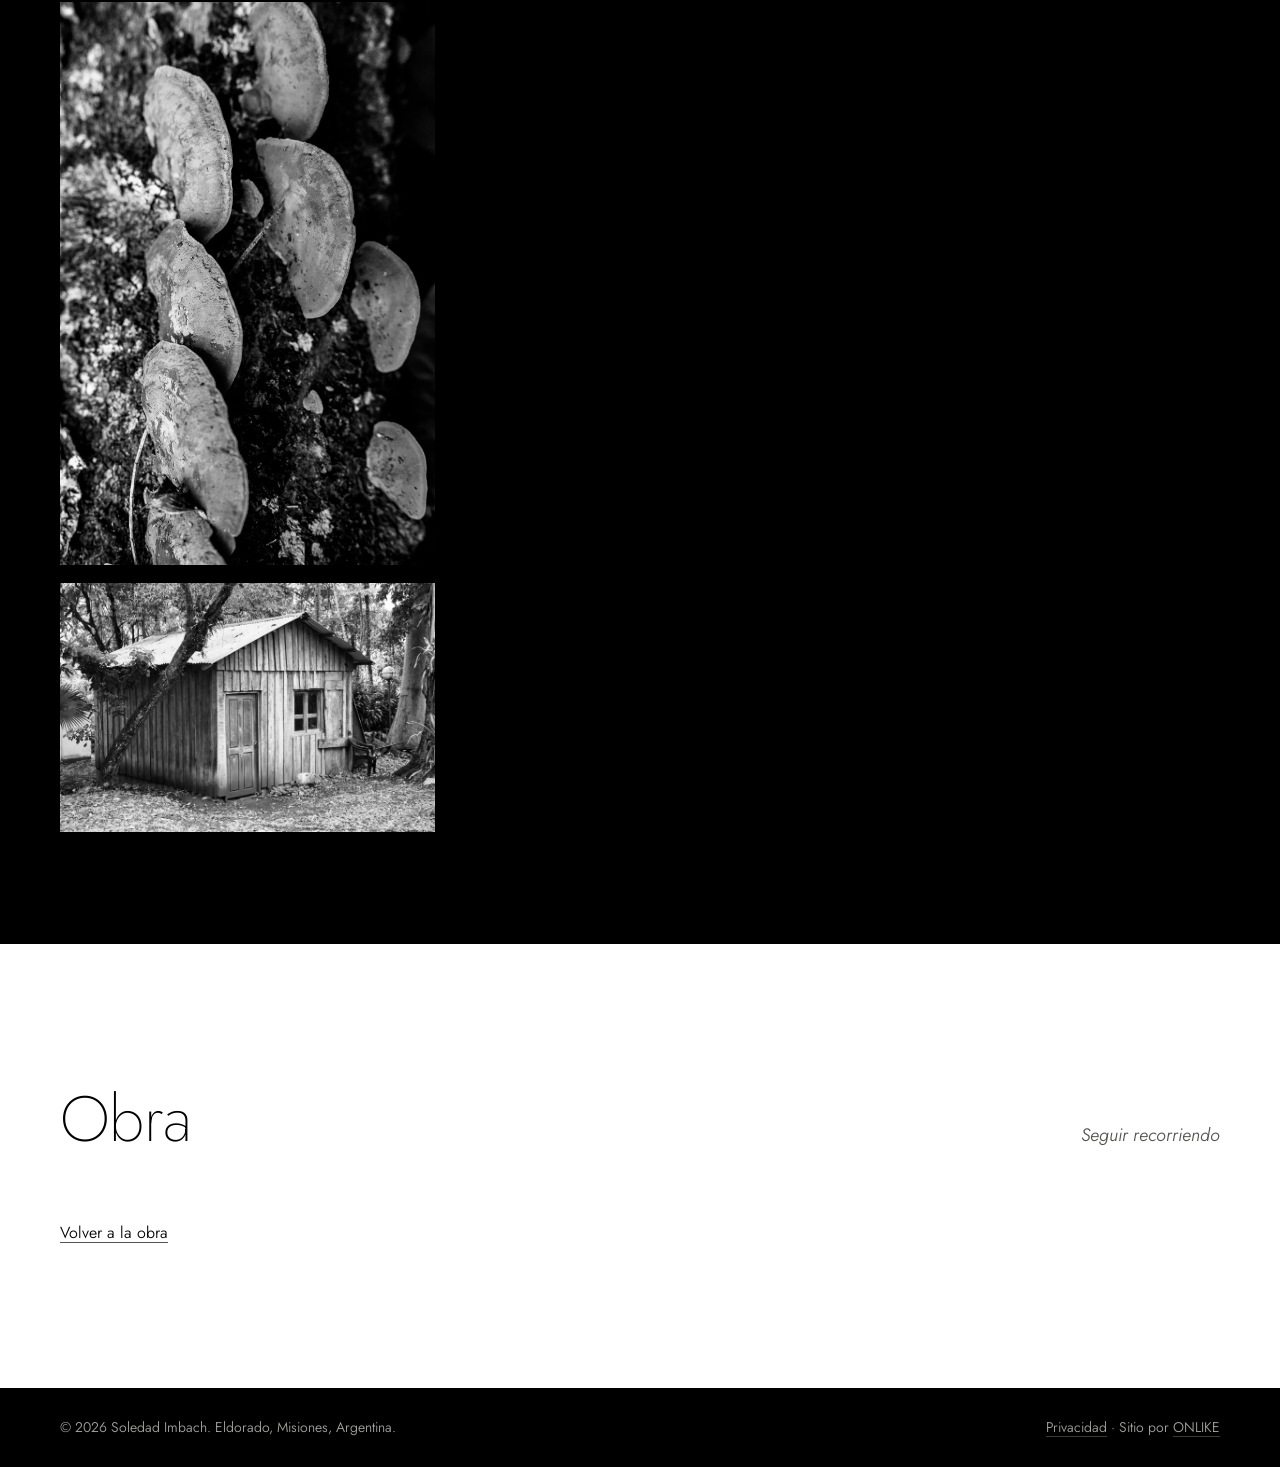
<file: paisajes-misioneros.html>
<!doctype html>
<html lang="es">
<head>
<meta charset="utf-8">
<meta name="viewport" content="width=device-width,initial-scale=1,viewport-fit=cover">
<title>Paisajes misioneros en blanco y negro. Soledad Imbach</title>
<meta name="description" content="Paisajes misioneros en blanco y negro, ensayo fotográfico e intervención textil de Soledad Imbach. 2026.">
<link rel="canonical" href="https://soledadimbach.com.ar/paisajes-misioneros.html">
<meta property="og:type" content="website">
<meta property="og:site_name" content="Soledad Imbach">
<meta property="og:locale" content="es_AR">
<meta property="og:title" content="Paisajes misioneros en blanco y negro. Soledad Imbach">
<meta property="og:description" content="Paisajes misioneros en blanco y negro, ensayo fotográfico e intervención textil de Soledad Imbach. 2026.">
<meta property="og:url" content="https://soledadimbach.com.ar/paisajes-misioneros.html">
<meta property="og:image" content="https://soledadimbach.com.ar/img/paisajes/paisajes-cascada-rocas-08.webp">
<meta name="twitter:card" content="summary_large_image">
<link rel="icon" href="favicon.svg" type="image/svg+xml">
<link rel="icon" href="favicon-32.png" sizes="32x32" type="image/png">
<link rel="apple-touch-icon" href="apple-touch-icon.png">
<link rel="preconnect" href="https://fonts.googleapis.com">
<link rel="preconnect" href="https://fonts.gstatic.com" crossorigin>
<link rel="stylesheet" href="https://fonts.googleapis.com/css2?family=Albert+Sans:ital,wght@0,200..600;1,200..500&family=Italiana&family=Jost:ital,wght@0,200..600;1,200..500&family=Spectral:ital,wght@0,200;0,300;0,400;1,200;1,300&display=swap">
<link rel="stylesheet" href="style.css">
<script type="application/ld+json">
{"@context":"https://schema.org","@graph":[
 {"@type":"BreadcrumbList","itemListElement":[
  {"@type":"ListItem","position":1,"name":"Inicio","item":"https://soledadimbach.com.ar/"},
  {"@type":"ListItem","position":2,"name":"Paisajes misioneros en blanco y negro","item":"https://soledadimbach.com.ar/paisajes-misioneros.html"}
 ]},
 {"@type":"CreativeWork","name":"Paisajes misioneros en blanco y negro","genre":"Fotografía","dateCreated":"2026","creator":{"@id":"https://soledadimbach.com.ar/#soledad"},"copyrightHolder":{"@id":"https://soledadimbach.com.ar/#soledad"}}
]}
</script>
</head>
<body>

<header class="band-dark" id="top">
  <div class="wrap topbar topbar--page">
    <a class="brand" href="index.html">Soledad Imbach</a>
    <button class="menu-btn" id="menu-btn" type="button" aria-expanded="false" aria-controls="nav">Menú</button>
    <nav class="nav" id="nav" aria-label="Secciones">
      <a href="index.html#obra">Obra</a>
      <a href="obras-en-venta.html">Obras en venta</a>
      <a href="index.html#audiovisual">Audiovisual</a>
      <a href="index.html#libros">Libros</a>
      <a href="index.html#exposiciones">Exposiciones</a>
      <a href="sobre-soledad.html">Sobre Soledad</a>
      <a href="index.html#contacto">Contacto</a>
    </nav>
  </div>
</header>

<main>
  <section class="band-dark">
    <div class="wrap page-head">
      <h1 class="page-title page-title--long">Paisajes misioneros en blanco y negro</h1>
      <p class="meta">Ensayo fotográfico, intervención textil y memoria del territorio. 2026</p>
    </div>
    <div class="wrap">
      <div class="text-body">
      <p>Fotografío Misiones en blanco y negro porque me interesa despojar al paisaje de su postal, de ese verde exuberante con el que tantas veces se pretende contar una provincia sin hablar de quienes la habitan, de lo que desaparece y de aquello que todavía resiste.</p>
      <p>Mis paisajes no buscan representar la belleza como una verdad indiscutible. Son fragmentos de mis viajes, de mis recorridos por el monte, de mi manera de pertenecer a esta tierra colorada. En ellos hay memoria, silencios, ausencias y una pregunta insistente por el futuro de nuestro territorio.</p>
      <p>El blanco y negro es una decisión estética y política. Me permite trabajar con las texturas, las sombras y las formas, pero también alterar la mirada acostumbrada sobre Misiones. A través de la intervención textil, los bordados fluorescentes y las fotografías impresas sobre tela, incorporo otras materialidades, como si la imagen necesitara salirse de sus propios límites para seguir diciendo.</p>
      <p>Esta serie forma parte de una investigación visual que reúne fotografía experimental, paisaje e intervención artística, con presentaciones previstas para noviembre de 2026 en la Bajada Vieja de Posadas y diciembre de 2026 en Mansión Villa Mercedes.</p>
      <p>Fotografío estos paisajes para dedicárselos al futuro. No como quien conserva intacto un recuerdo, sino como quien deja una prueba de lo que existió, de lo que todavía tenemos y de aquello que no deberíamos permitir que desaparezca.</p>
      <p class="cierre">Porque el monte también tiene memoria. Y el futuro debería tener derecho a conocerla.</p>
      </div>
    </div>
    <div class="wrap">
      <p class="venta-note"><strong>Obra disponible para la venta.</strong> Impresiones de autor, todos los tamaños, con o sin marco. <a href="mailto:soledadimbach@gmail.com?subject=Consulta%20por%20obra%20en%20venta">Consultar por mail</a>.</p>
    </div>
    <div class="wrap">
      <div class="gallery">
        <figure><img src="img/paisajes/paisajes-bambues-tallos-03.webp" alt="Tallos de bambú altos y entrecruzados, en blanco y negro." width="2000" height="1333" loading="lazy" decoding="async"></figure>
        <figure><img src="img/paisajes/paisajes-hongos-tronco-04.webp" alt="Hongos de repisa sobre el tronco de un árbol cubierto de musgo, en blanco y negro." width="1333" height="2000" loading="lazy" decoding="async"></figure>
        <figure><img src="img/paisajes/paisajes-casilla-madera-05.webp" alt="Casilla de madera con techo de chapa entre árboles y hojas secas, en blanco y negro." width="1600" height="1067" loading="lazy" decoding="async"></figure>
        <figure><img src="img/paisajes/paisajes-hojas-grandes-06.webp" alt="Hojas grandes en forma de corazón con gotas de agua, en blanco y negro." width="1333" height="2000" loading="lazy" decoding="async"></figure>
        <figure><img src="img/paisajes/paisajes-rio-monte-07.webp" alt="Río ancho entre costas con monte, bajo un cielo nublado, en blanco y negro." width="2000" height="1333" loading="lazy" decoding="async"></figure>
        <figure><img src="img/paisajes/paisajes-cascada-rocas-08.webp" alt="Cascada entre rocas y vegetación, en blanco y negro de alto contraste." width="2000" height="1333" loading="lazy" decoding="async"></figure>
        <figure><img src="img/paisajes/paisajes-arbustos-corriente-09.webp" alt="Arbustos dentro de una corriente de agua rápida, con una pared de roca detrás, en blanco y negro." width="1900" height="1267" loading="lazy" decoding="async"></figure>
        <figure><img src="img/paisajes/paisajes-arroyo-ramas-10.webp" alt="Arroyo angosto entre piedras, con ramas inclinadas sobre el agua, en blanco y negro." width="1700" height="1133" loading="lazy" decoding="async"></figure>
        <figure><img src="img/paisajes/paisajes-puente-camino-11.webp" alt="Camino de tierra entre vegetación densa hacia un puente angosto sobre un arroyo, en blanco y negro." width="1500" height="1000" loading="lazy" decoding="async"></figure>
      </div>
    </div>
  </section>

  <section class="band-light section">
    <div class="wrap">
      <div class="sec-head">
        <h2>Obra</h2>
        <p class="lede">Seguir recorriendo</p>
      </div>
      <a class="more" href="index.html#obra">Volver a la obra</a>
    </div>
  </section>
</main>

<footer class="band-dark">
  <p class="wrap foot"><span>© 2026 Soledad Imbach. Eldorado, Misiones, Argentina.</span><span class="by"><a href="privacidad.html">Privacidad</a> · Sitio por <a href="https://onlike.ar/geo-site.html" target="_blank" rel="noopener">ONLIKE</a></span></p>
</footer>

<script>
(function(){
  var top = document.getElementById("top");
  var btn = document.getElementById("menu-btn");
  function setMenu(open){
    top.classList.toggle("nav-open", open);
    btn.setAttribute("aria-expanded", String(open));
    btn.textContent = open ? "Cerrar" : "Menú";
  }
  btn.addEventListener("click", function(){ setMenu(!top.classList.contains("nav-open")); });
  document.querySelectorAll("#nav a").forEach(function(a){
    a.addEventListener("click", function(){ setMenu(false); });
  });
})();
</script>

</body>
</html>
</file>
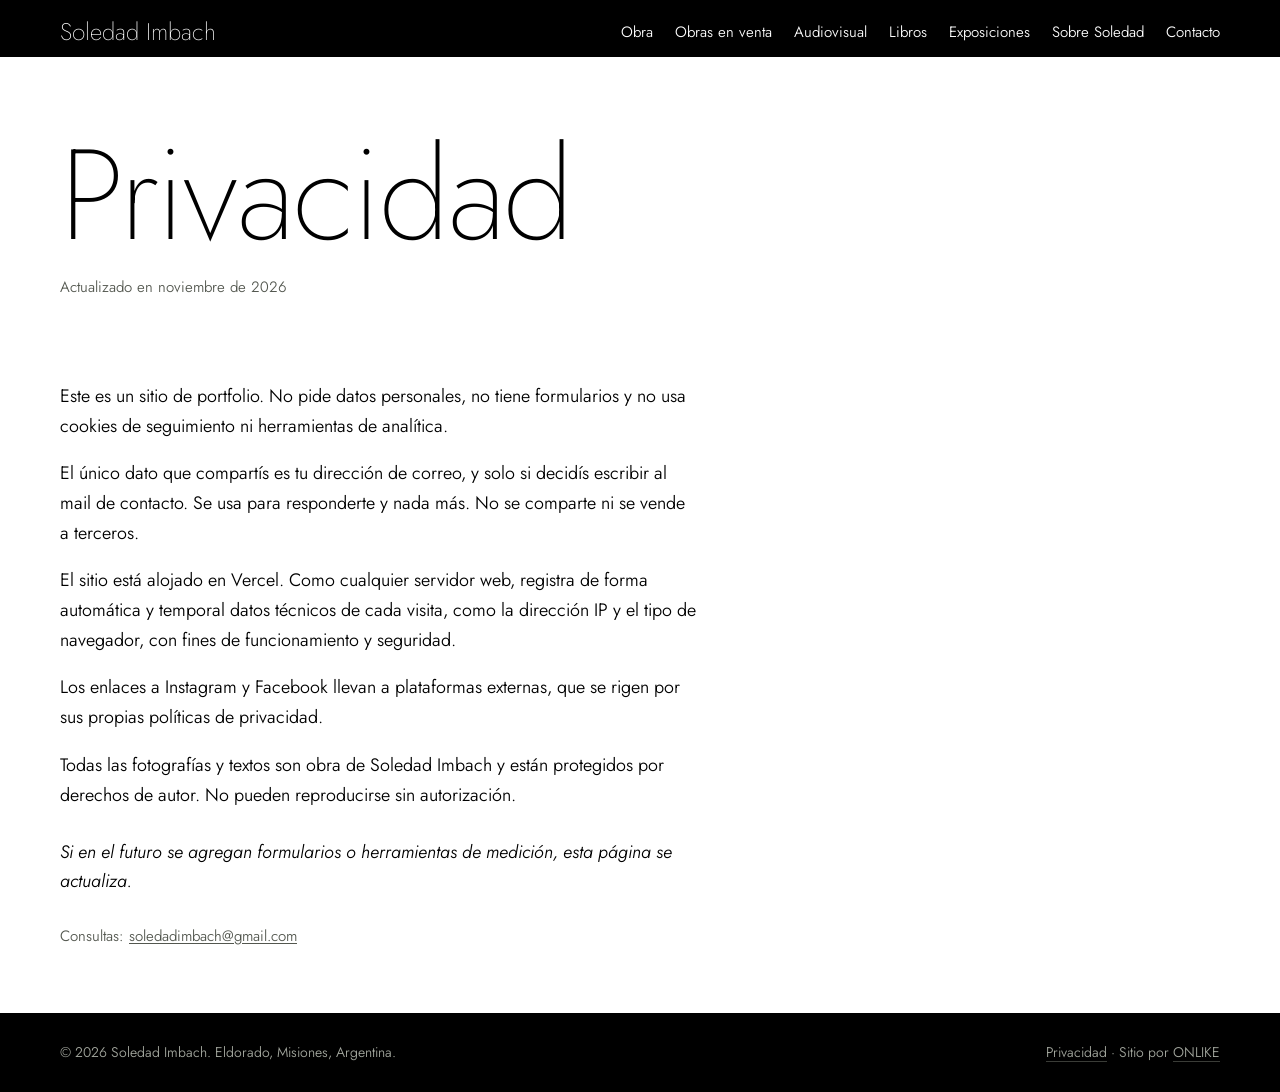
<file: privacidad.html>
<!doctype html>
<html lang="es">
<head>
<meta charset="utf-8">
<meta name="viewport" content="width=device-width,initial-scale=1,viewport-fit=cover">
<title>Privacidad. Soledad Imbach</title>
<meta name="description" content="Política de privacidad del sitio de Soledad Imbach. Qué datos se recopilan y cómo se usan.">
<link rel="canonical" href="https://soledadimbach.com.ar/privacidad.html">
<meta name="robots" content="noindex,follow">
<link rel="icon" href="favicon.svg" type="image/svg+xml">
<link rel="icon" href="favicon-32.png" sizes="32x32" type="image/png">
<link rel="apple-touch-icon" href="apple-touch-icon.png">
<link rel="preconnect" href="https://fonts.googleapis.com">
<link rel="preconnect" href="https://fonts.gstatic.com" crossorigin>
<link rel="stylesheet" href="https://fonts.googleapis.com/css2?family=Albert+Sans:ital,wght@0,200..600;1,200..500&family=Italiana&family=Jost:ital,wght@0,200..600;1,200..500&family=Spectral:ital,wght@0,200;0,300;0,400;1,200;1,300&display=swap">
<link rel="stylesheet" href="style.css">
</head>
<body>

<header class="band-dark" id="top">
  <div class="wrap topbar topbar--page">
    <a class="brand" href="index.html">Soledad Imbach</a>
    <button class="menu-btn" id="menu-btn" type="button" aria-expanded="false" aria-controls="nav">Menú</button>
    <nav class="nav" id="nav" aria-label="Secciones">
      <a href="index.html#obra">Obra</a>
      <a href="obras-en-venta.html">Obras en venta</a>
      <a href="index.html#audiovisual">Audiovisual</a>
      <a href="index.html#libros">Libros</a>
      <a href="index.html#exposiciones">Exposiciones</a>
      <a href="sobre-soledad.html">Sobre Soledad</a>
      <a href="index.html#contacto">Contacto</a>
    </nav>
  </div>
</header>

<main>
  <section class="band-light">
    <div class="wrap page-head">
      <h1 class="page-title">Privacidad</h1>
      <p class="meta">Actualizado en noviembre de 2026</p>
    </div>
    <div class="wrap">
      <div class="text-body">
      <p>Este es un sitio de portfolio. No pide datos personales, no tiene formularios y no usa cookies de seguimiento ni herramientas de analítica.</p>
      <p>El único dato que compartís es tu dirección de correo, y solo si decidís escribir al mail de contacto. Se usa para responderte y nada más. No se comparte ni se vende a terceros.</p>
      <p>El sitio está alojado en Vercel. Como cualquier servidor web, registra de forma automática y temporal datos técnicos de cada visita, como la dirección IP y el tipo de navegador, con fines de funcionamiento y seguridad.</p>
      <p>Los enlaces a Instagram y Facebook llevan a plataformas externas, que se rigen por sus propias políticas de privacidad.</p>
      <p>Todas las fotografías y textos son obra de Soledad Imbach y están protegidos por derechos de autor. No pueden reproducirse sin autorización.</p>
      <p class="cierre">Si en el futuro se agregan formularios o herramientas de medición, esta página se actualiza.</p>
      <p class="meta" style="margin-top:28px">Consultas: <a href="mailto:soledadimbach@gmail.com">soledadimbach@gmail.com</a></p>
      </div>
    </div>
  </section>
</main>

<footer class="band-dark">
  <p class="wrap foot"><span>© 2026 Soledad Imbach. Eldorado, Misiones, Argentina.</span><span class="by"><a href="privacidad.html">Privacidad</a> · Sitio por <a href="https://onlike.ar/geo-site.html" target="_blank" rel="noopener">ONLIKE</a></span></p>
</footer>

<script>
(function(){
  var top = document.getElementById("top");
  var btn = document.getElementById("menu-btn");
  function setMenu(open){
    top.classList.toggle("nav-open", open);
    btn.setAttribute("aria-expanded", String(open));
    btn.textContent = open ? "Cerrar" : "Menú";
  }
  btn.addEventListener("click", function(){ setMenu(!top.classList.contains("nav-open")); });
  document.querySelectorAll("#nav a").forEach(function(a){
    a.addEventListener("click", function(){ setMenu(false); });
  });
})();
</script>

</body>
</html>
</file>
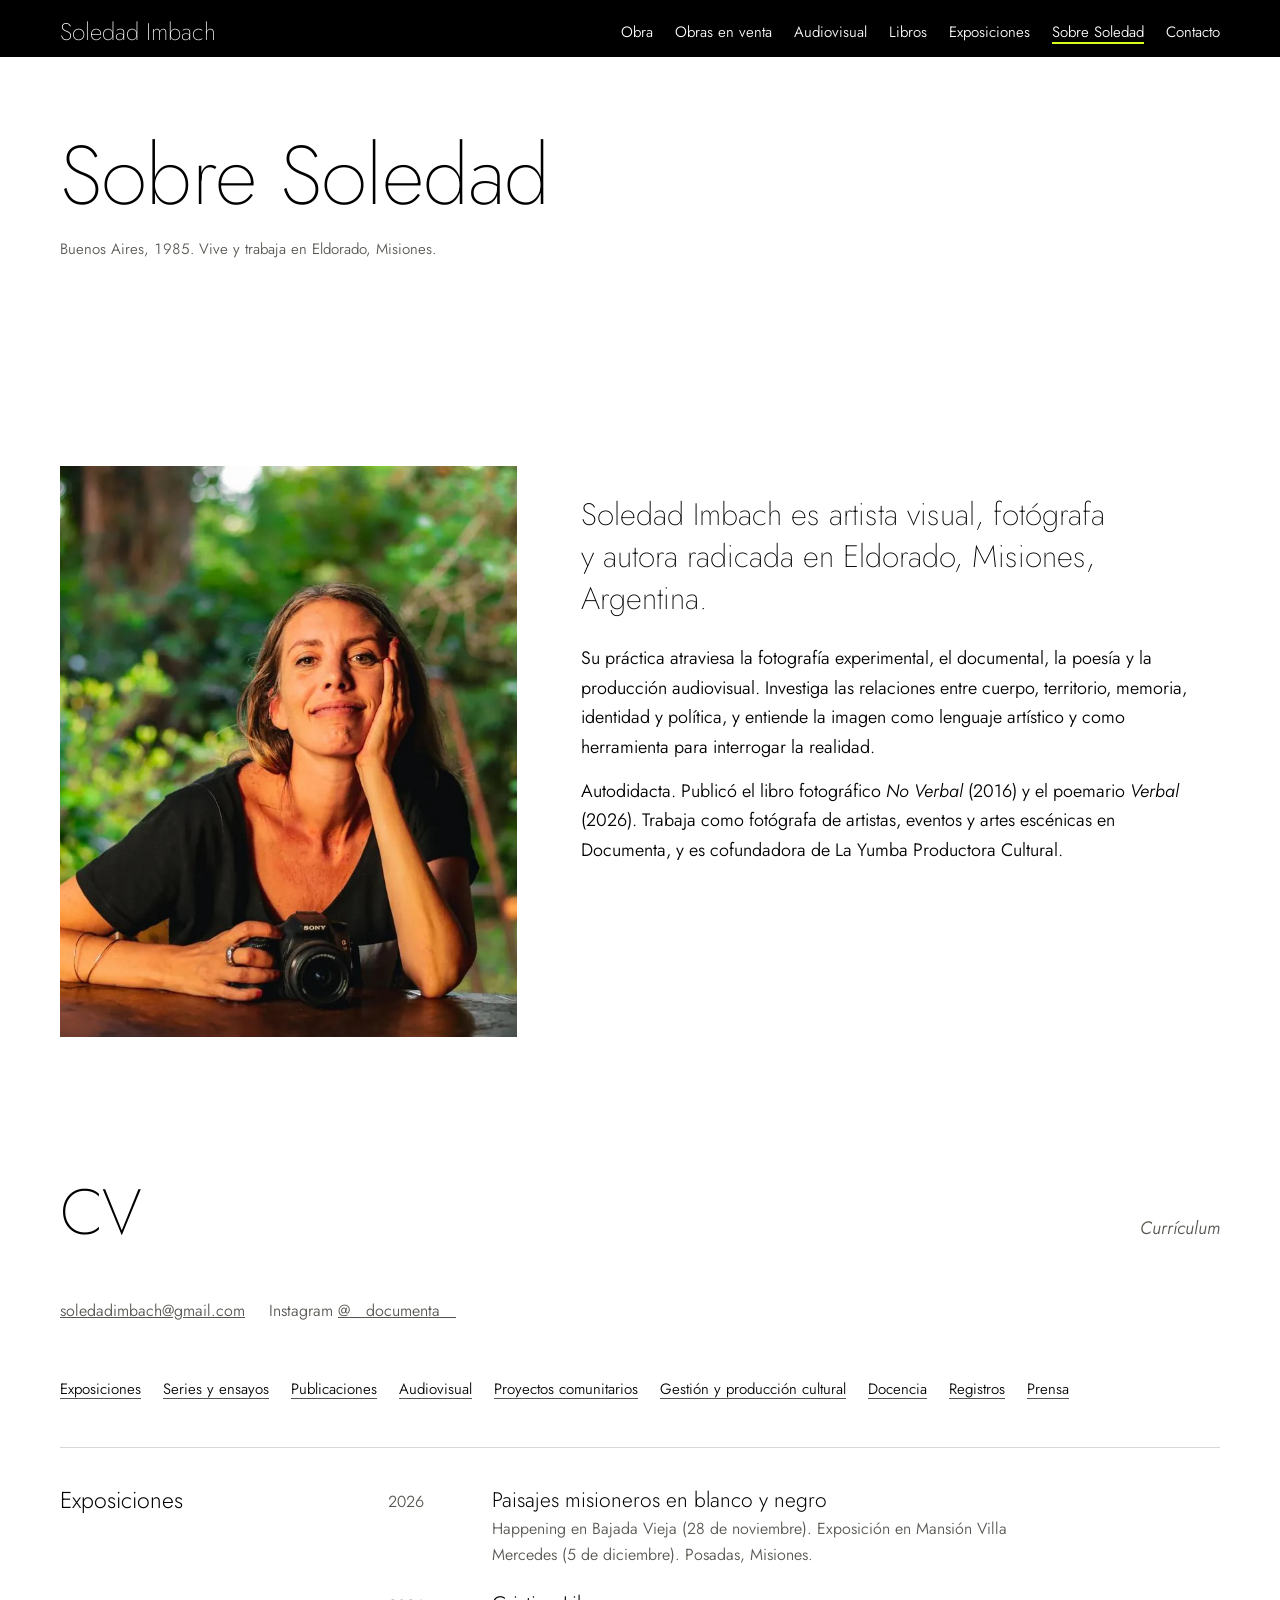
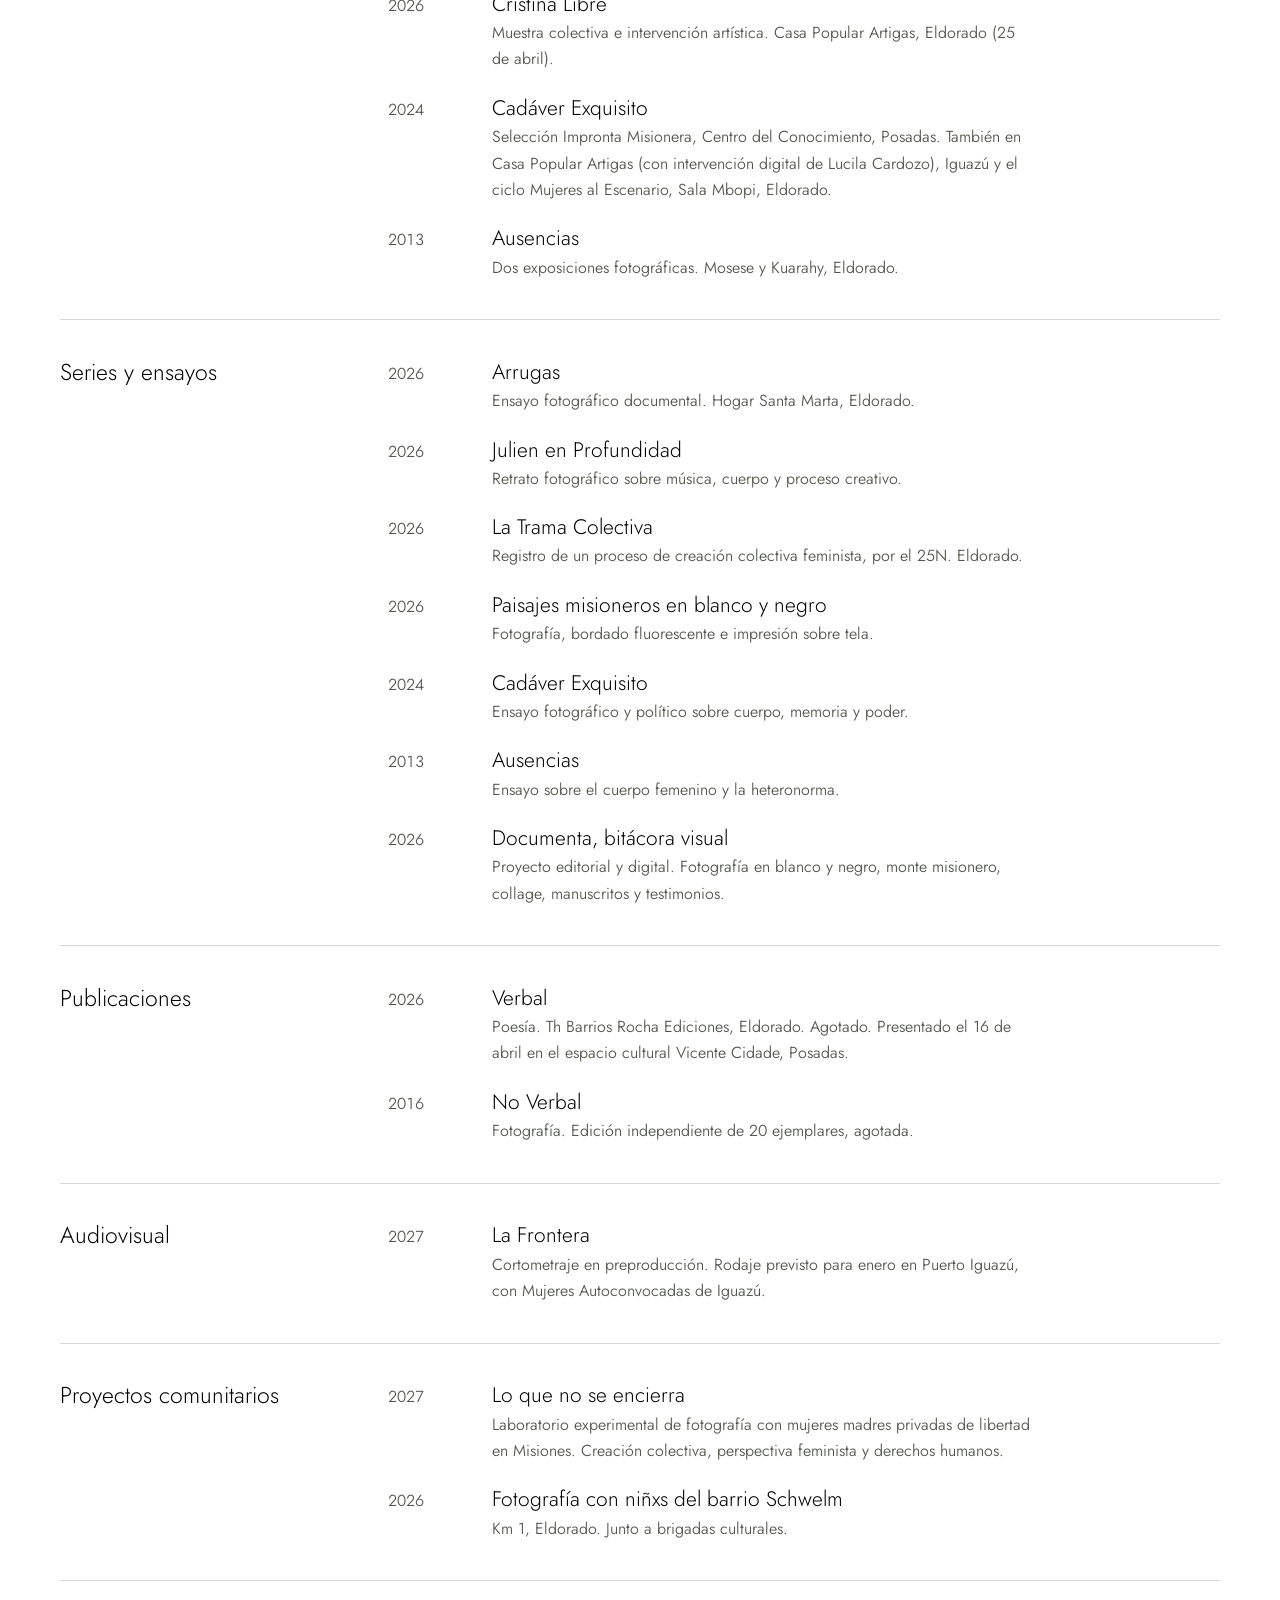
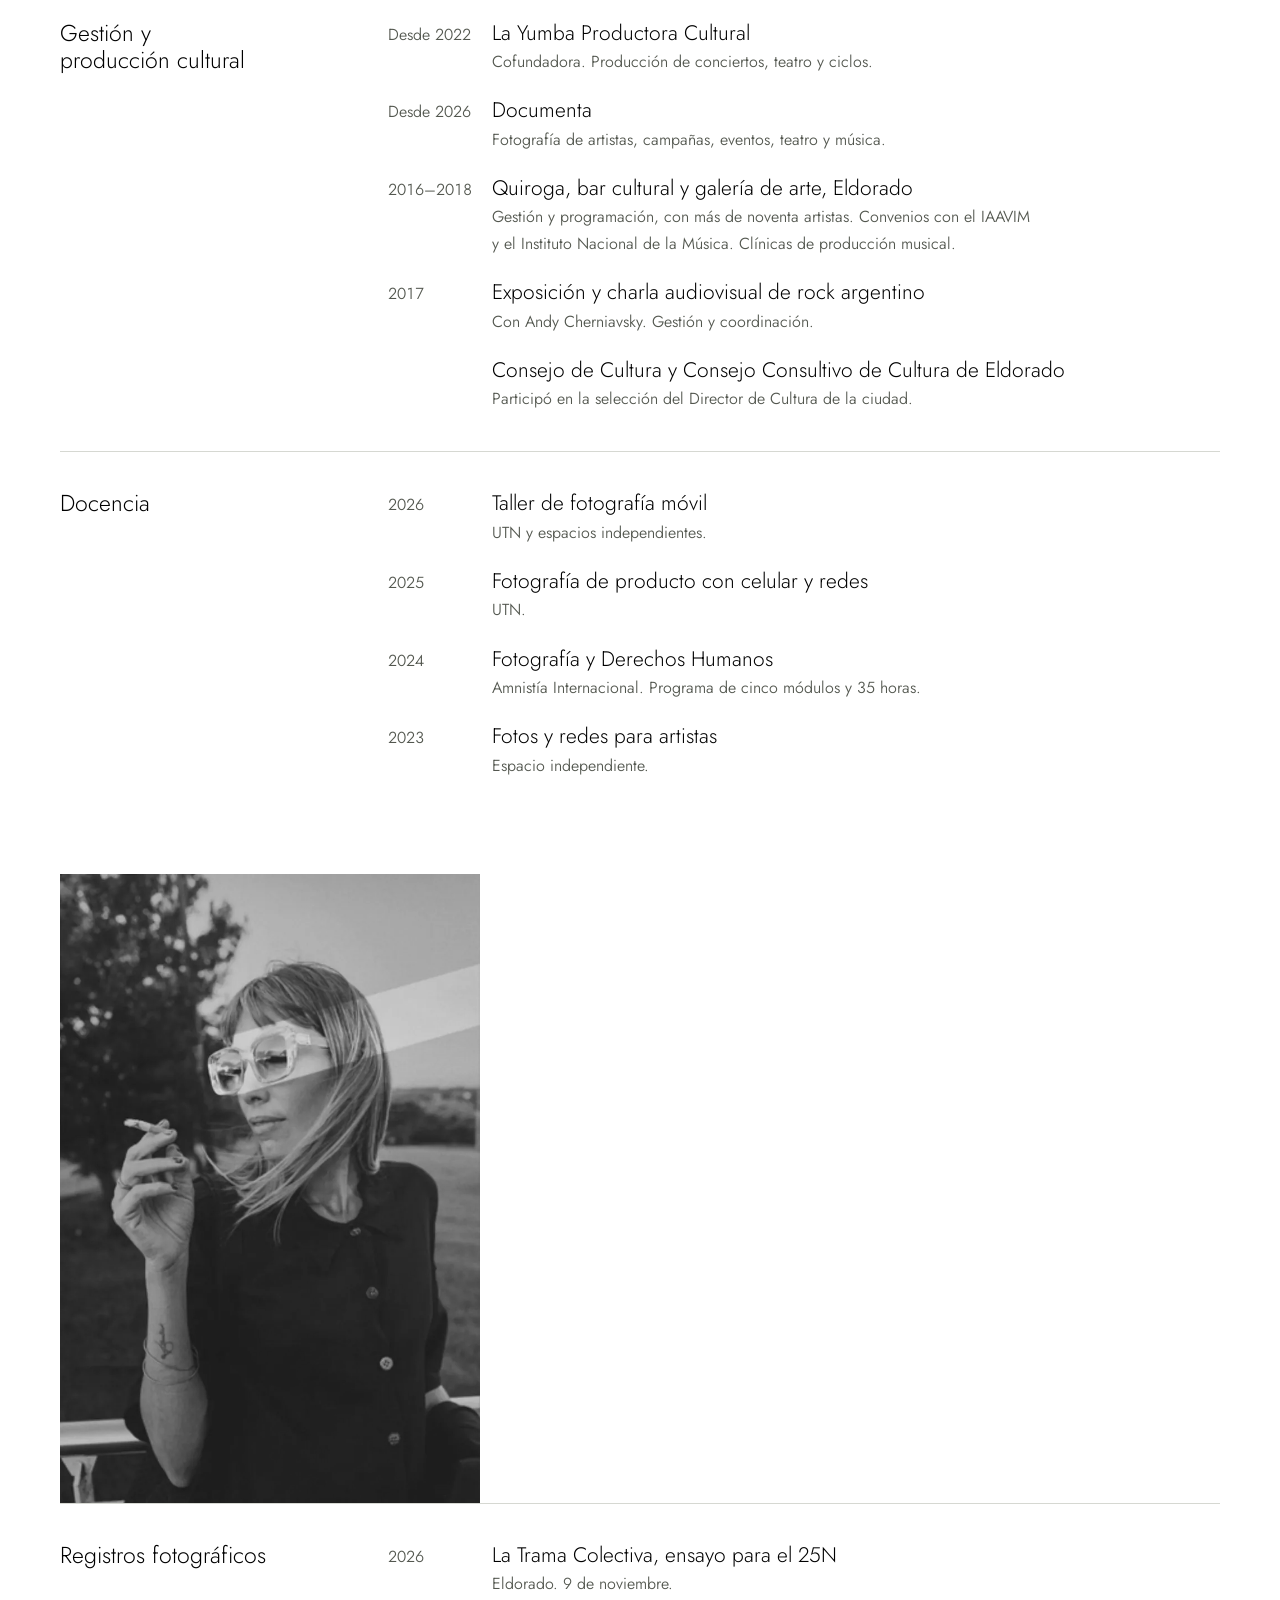
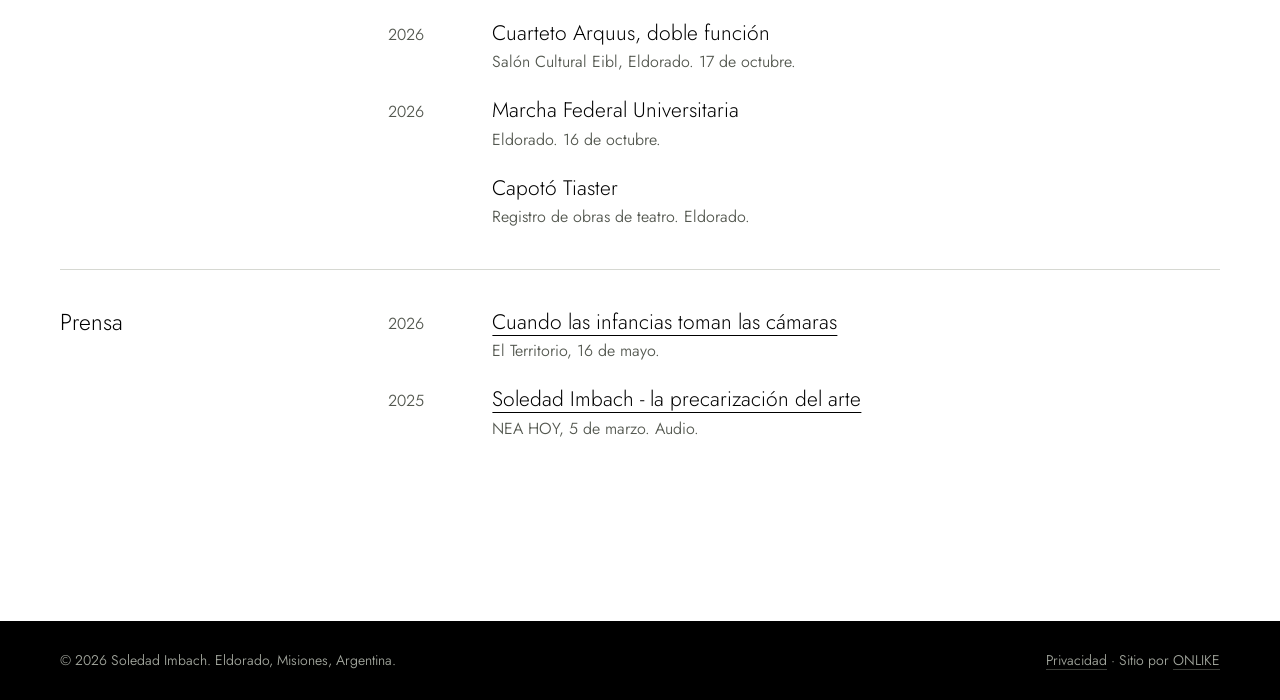
<file: sobre-soledad.html>
<!doctype html>
<html lang="es">
<head>
<meta charset="utf-8">
<meta name="viewport" content="width=device-width,initial-scale=1,viewport-fit=cover">
<title>Sobre Soledad. Soledad Imbach</title>
<meta name="description" content="Biografía y currículum de Soledad Imbach, artista visual, fotógrafa y autora. Eldorado, Misiones, Argentina.">
<link rel="canonical" href="https://soledadimbach.com.ar/sobre-soledad.html">
<meta property="og:type" content="website">
<meta property="og:site_name" content="Soledad Imbach">
<meta property="og:locale" content="es_AR">
<meta property="og:title" content="Sobre Soledad. Soledad Imbach">
<meta property="og:description" content="Biografía y currículum de Soledad Imbach, artista visual, fotógrafa y autora. Eldorado, Misiones, Argentina.">
<meta property="og:url" content="https://soledadimbach.com.ar/sobre-soledad.html">
<meta property="og:image" content="https://soledadimbach.com.ar/img/retrato/retrato-mujer-camara-03.webp">
<meta name="twitter:card" content="summary_large_image">
<link rel="icon" href="favicon.svg" type="image/svg+xml">
<link rel="icon" href="favicon-32.png" sizes="32x32" type="image/png">
<link rel="apple-touch-icon" href="apple-touch-icon.png">
<link rel="preconnect" href="https://fonts.googleapis.com">
<link rel="preconnect" href="https://fonts.gstatic.com" crossorigin>
<link rel="stylesheet" href="https://fonts.googleapis.com/css2?family=Albert+Sans:ital,wght@0,200..600;1,200..500&family=Italiana&family=Jost:ital,wght@0,200..600;1,200..500&family=Spectral:ital,wght@0,200;0,300;0,400;1,200;1,300&display=swap">
<link rel="stylesheet" href="style.css">
<script type="application/ld+json">
{"@context":"https://schema.org","@graph":[
 {"@type":"BreadcrumbList","itemListElement":[
 {"@type":"ListItem","position":1,"name":"Inicio","item":"https://soledadimbach.com.ar/"},
 {"@type":"ListItem","position":2,"name":"Sobre Soledad","item":"https://soledadimbach.com.ar/sobre-soledad.html"}
 ]},
 {"@type":"ProfilePage","url":"https://soledadimbach.com.ar/sobre-soledad.html","mainEntity":{"@type":"Person","@id":"https://soledadimbach.com.ar/#soledad","name":"Soledad Imbach","jobTitle":"Artista visual, fotógrafa y autora","description":"Su práctica atraviesa la fotografía experimental, el documental, la poesía y la producción audiovisual.","url":"https://soledadimbach.com.ar/","image":"https://soledadimbach.com.ar/img/retrato/retrato-mujer-camara-03.webp","email":"soledadimbach@gmail.com","birthDate":"1985","birthPlace":"Buenos Aires, Argentina","address":{"@type":"PostalAddress","addressLocality":"Eldorado","addressRegion":"Misiones","addressCountry":"AR"},"knowsAbout":["Fotografía documental","Fotografía experimental","Fotografía de arte","Poesía","Gestión cultural","Derechos humanos"],"sameAs":["https://www.instagram.com/__documenta__/","https://www.facebook.com/soledad.imbach","https://www.instagram.com/productora_cultural_la_yumba/"],"contactPoint":{"@type":"ContactPoint","contactType":"consultas","email":"soledadimbach@gmail.com","availableLanguage":"es"}}}
]}
</script>
</head>
<body>

<header class="band-dark" id="top">
 <div class="wrap topbar topbar--page">
 <a class="brand" href="index.html">Soledad Imbach</a>
 <button class="menu-btn" id="menu-btn" type="button" aria-expanded="false" aria-controls="nav">Menú</button>
 <nav class="nav" id="nav" aria-label="Secciones">
 <a href="index.html#obra">Obra</a>
 <a href="obras-en-venta.html">Obras en venta</a>
 <a href="index.html#audiovisual">Audiovisual</a>
 <a href="index.html#libros">Libros</a>
 <a href="index.html#exposiciones">Exposiciones</a>
 <a href="sobre-soledad.html" aria-current="page">Sobre Soledad</a>
 <a href="index.html#contacto">Contacto</a>
 </nav>
 </div>
</header>

<main>
 <section class="band-light">
 <div class="wrap page-head">
 <h1 class="page-title page-title--long">Sobre Soledad</h1>
 <p class="meta">Buenos Aires, 1985. Vive y trabaja en Eldorado, Misiones.</p>
 </div>
 </section>

 <section class="band-light section">
 <div class="wrap">
 <div class="bio-grid">
 <div class="slot has-img"><img src="img/retrato/retrato-mujer-camara-03.webp" alt="Soledad Imbach sonriendo, apoyada en una mesa de madera con una cámara frente a ella y vegetación de fondo." width="1280" height="853" loading="lazy" decoding="async" style="object-position:50% 40%"></div>
 <div>
 <p class="bio-lead">Soledad Imbach es artista visual, fotógrafa y autora radicada en Eldorado, Misiones, Argentina.</p>
 <p class="bio-body">Su práctica atraviesa la fotografía experimental, el documental, la poesía y la producción audiovisual. Investiga las relaciones entre cuerpo, territorio, memoria, identidad y política, y entiende la imagen como lenguaje artístico y como herramienta para interrogar la realidad.</p>
 <p class="bio-body">Autodidacta. Publicó el libro fotográfico <em>No Verbal</em> (2016) y el poemario <em>Verbal</em> (2026). Trabaja como fotógrafa de artistas, eventos y artes escénicas en Documenta, y es cofundadora de La Yumba Productora Cultural.</p>
 </div>
 </div>
 </div>
 </section>

 <section class="band-light section section--cont" id="cv">
 <div class="wrap">
 <div class="sec-head">
 <h2>CV</h2>
 <p class="lede">Currículum</p>
 </div>
 <p class="cv-top"><a href="mailto:soledadimbach@gmail.com">soledadimbach@gmail.com</a><span>Instagram <a href="https://www.instagram.com/__documenta__/" rel="noopener">@__documenta__</a></span></p>
 <ul class="sub cv-index" aria-label="Ir a un apartado"><li><a class="more" href="#cv-exposiciones">Exposiciones</a></li><li><a class="more" href="#cv-series-y-ensayos">Series y ensayos</a></li><li><a class="more" href="#cv-publicaciones">Publicaciones</a></li><li><a class="more" href="#cv-audiovisual">Audiovisual</a></li><li><a class="more" href="#cv-proyectos-comunitarios">Proyectos comunitarios</a></li><li><a class="more" href="#cv-gestion-y-produccion-cultural">Gestión y producción cultural</a></li><li><a class="more" href="#cv-docencia">Docencia</a></li><li><a class="more" href="#cv-registros">Registros</a></li><li><a class="more" href="#cv-prensa">Prensa</a></li></ul>
 <div class="cv-group" id="cv-exposiciones">
 <h3>Exposiciones</h3>
 <div>
 <ol class="cv-list">
 <li><span class="cv-year">2026</span><div><p class="cv-t">Paisajes misioneros en blanco y negro</p><p class="cv-p">Happening en Bajada Vieja (28 de noviembre). Exposición en Mansión Villa Mercedes (5 de diciembre). Posadas, Misiones.</p></div></li>
 <li><span class="cv-year">2026</span><div><p class="cv-t">Cristina Libre</p><p class="cv-p">Muestra colectiva e intervención artística. Casa Popular Artigas, Eldorado (25 de abril).</p></div></li>
 <li><span class="cv-year">2024</span><div><p class="cv-t">Cadáver Exquisito</p><p class="cv-p">Selección Impronta Misionera, Centro del Conocimiento, Posadas. También en Casa Popular Artigas (con intervención digital de Lucila Cardozo), Iguazú y el ciclo Mujeres al Escenario, Sala Mbopi, Eldorado.</p></div></li>
 <li><span class="cv-year">2013</span><div><p class="cv-t">Ausencias</p><p class="cv-p">Dos exposiciones fotográficas. Mosese y Kuarahy, Eldorado.</p></div></li>
 </ol>
 </div>
 </div>
 <div class="cv-group" id="cv-series-y-ensayos">
 <h3>Series y ensayos</h3>
 <div>
 <ol class="cv-list">
 <li><span class="cv-year">2026</span><div><p class="cv-t">Arrugas</p><p class="cv-p">Ensayo fotográfico documental. Hogar Santa Marta, Eldorado.</p></div></li>
 <li><span class="cv-year">2026</span><div><p class="cv-t">Julien en Profundidad</p><p class="cv-p">Retrato fotográfico sobre música, cuerpo y proceso creativo.</p></div></li>
 <li><span class="cv-year">2026</span><div><p class="cv-t">La Trama Colectiva</p><p class="cv-p">Registro de un proceso de creación colectiva feminista, por el 25N. Eldorado.</p></div></li>
 <li><span class="cv-year">2026</span><div><p class="cv-t">Paisajes misioneros en blanco y negro</p><p class="cv-p">Fotografía, bordado fluorescente e impresión sobre tela.</p></div></li>
 <li><span class="cv-year">2024</span><div><p class="cv-t">Cadáver Exquisito</p><p class="cv-p">Ensayo fotográfico y político sobre cuerpo, memoria y poder.</p></div></li>
 <li><span class="cv-year">2013</span><div><p class="cv-t">Ausencias</p><p class="cv-p">Ensayo sobre el cuerpo femenino y la heteronorma.</p></div></li>
 <li><span class="cv-year">2026</span><div><p class="cv-t">Documenta, bitácora visual</p><p class="cv-p">Proyecto editorial y digital. Fotografía en blanco y negro, monte misionero, collage, manuscritos y testimonios.</p></div></li>
 </ol>
 </div>
 </div>
 <div class="cv-group" id="cv-publicaciones">
 <h3>Publicaciones</h3>
 <div>
 <ol class="cv-list">
 <li><span class="cv-year">2026</span><div><p class="cv-t">Verbal</p><p class="cv-p">Poesía. Th Barrios Rocha Ediciones, Eldorado. Agotado. Presentado el 16 de abril en el espacio cultural Vicente Cidade, Posadas.</p></div></li>
 <li><span class="cv-year">2016</span><div><p class="cv-t">No Verbal</p><p class="cv-p">Fotografía. Edición independiente de 20 ejemplares, agotada.</p></div></li>
 </ol>
 </div>
 </div>
 <div class="cv-group" id="cv-audiovisual">
 <h3>Audiovisual</h3>
 <div>
 <ol class="cv-list">
 <li><span class="cv-year">2027</span><div><p class="cv-t">La Frontera</p><p class="cv-p">Cortometraje en preproducción. Rodaje previsto para enero en Puerto Iguazú, con Mujeres Autoconvocadas de Iguazú.</p></div></li>
 </ol>
 </div>
 </div>
 <div class="cv-group" id="cv-proyectos-comunitarios">
 <h3>Proyectos comunitarios</h3>
 <div>
 <ol class="cv-list">
 <li><span class="cv-year">2027</span><div><p class="cv-t">Lo que no se encierra</p><p class="cv-p">Laboratorio experimental de fotografía con mujeres madres privadas de libertad en Misiones. Creación colectiva, perspectiva feminista y derechos humanos.</p></div></li>
 <li><span class="cv-year">2026</span><div><p class="cv-t">Fotografía con niñxs del barrio Schwelm</p><p class="cv-p">Km 1, Eldorado. Junto a brigadas culturales.</p></div></li>
 </ol>
 </div>
 </div>
 <div class="cv-group" id="cv-gestion-y-produccion-cultural">
 <h3>Gestión y producción cultural</h3>
 <div>
 <ol class="cv-list">
 <li><span class="cv-year">Desde 2022</span><div><p class="cv-t">La Yumba Productora Cultural</p><p class="cv-p">Cofundadora. Producción de conciertos, teatro y ciclos.</p></div></li>
 <li><span class="cv-year">Desde 2026</span><div><p class="cv-t">Documenta</p><p class="cv-p">Fotografía de artistas, campañas, eventos, teatro y música.</p></div></li>
 <li><span class="cv-year">2016–2018</span><div><p class="cv-t">Quiroga, bar cultural y galería de arte, Eldorado</p><p class="cv-p">Gestión y programación, con más de noventa artistas. Convenios con el IAAVIM y el Instituto Nacional de la Música. Clínicas de producción musical.</p></div></li>
 <li><span class="cv-year">2017</span><div><p class="cv-t">Exposición y charla audiovisual de rock argentino</p><p class="cv-p">Con Andy Cherniavsky. Gestión y coordinación.</p></div></li>
 <li><span class="cv-year"></span><div><p class="cv-t">Consejo de Cultura y Consejo Consultivo de Cultura de Eldorado</p><p class="cv-p">Participó en la selección del Director de Cultura de la ciudad.</p></div></li>
 </ol>
 </div>
 </div>
 <div class="cv-group" id="cv-docencia">
 <h3>Docencia</h3>
 <div>
 <ol class="cv-list">
 <li><span class="cv-year">2026</span><div><p class="cv-t">Taller de fotografía móvil</p><p class="cv-p">UTN y espacios independientes.</p></div></li>
 <li><span class="cv-year">2025</span><div><p class="cv-t">Fotografía de producto con celular y redes</p><p class="cv-p">UTN.</p></div></li>
 <li><span class="cv-year">2024</span><div><p class="cv-t">Fotografía y Derechos Humanos</p><p class="cv-p">Amnistía Internacional. Programa de cinco módulos y 35 horas.</p></div></li>
 <li><span class="cv-year">2023</span><div><p class="cv-t">Fotos y redes para artistas</p><p class="cv-p">Espacio independiente.</p></div></li>
 </ol>
 </div>
 </div>
 <figure class="cv-figure"><img src="img/retrato/retrato-mujer-anteojos-01.webp" alt="Retrato de Soledad Imbach con anteojos, frente a un parque." width="753" height="1128" loading="lazy" decoding="async"></figure>
 <div class="cv-group" id="cv-registros">
 <h3>Registros fotográficos</h3>
 <div>
 <ol class="cv-list">
 <li><span class="cv-year">2026</span><div><p class="cv-t">La Trama Colectiva, ensayo para el 25N</p><p class="cv-p">Eldorado. 9 de noviembre.</p></div></li>
 <li><span class="cv-year">2026</span><div><p class="cv-t">Cuarteto Arquus, doble función</p><p class="cv-p">Salón Cultural Eibl, Eldorado. 17 de octubre.</p></div></li>
 <li><span class="cv-year">2026</span><div><p class="cv-t">Marcha Federal Universitaria</p><p class="cv-p">Eldorado. 16 de octubre.</p></div></li>
 <li><span class="cv-year"></span><div><p class="cv-t">Capotó Tiaster</p><p class="cv-p">Registro de obras de teatro. Eldorado.</p></div></li>
 </ol>
 </div>
 </div>
 <div class="cv-group" id="cv-prensa">
 <h3>Prensa</h3>
 <div>
 <ol class="cv-list">
 <li><span class="cv-year">2026</span><div><p class="cv-t"><a href="https://www.elterritorio.com.ar/noticias/2026/05/16/885633-cuando-las-infancias-toman-las-camaras" rel="noopener">Cuando las infancias toman las cámaras</a></p><p class="cv-p">El Territorio, 16 de mayo.</p></div></li>
 <li><span class="cv-year">2025</span><div><p class="cv-t"><a href="https://soundcloud.com/user-886829799-471885809/soledad-imbach-la" rel="noopener">Soledad Imbach - la precarización del arte</a></p><p class="cv-p">NEA HOY, 5 de marzo. Audio.</p></div></li>
 </ol>
 </div>
 </div>
 </div>
 </section>
</main>

<footer class="band-dark">
 <p class="wrap foot"><span>© 2026 Soledad Imbach. Eldorado, Misiones, Argentina.</span><span class="by"><a href="privacidad.html">Privacidad</a> · Sitio por <a href="https://onlike.ar/geo-site.html" target="_blank" rel="noopener">ONLIKE</a></span></p>
</footer>

<script>
(function(){
 var top = document.getElementById("top");
 var btn = document.getElementById("menu-btn");
 function setMenu(open){
 top.classList.toggle("nav-open", open);
 btn.setAttribute("aria-expanded", String(open));
 btn.textContent = open ? "Cerrar" : "Menú";
 }
 btn.addEventListener("click", function(){ setMenu(!top.classList.contains("nav-open")); });
 document.querySelectorAll("#nav a").forEach(function(a){
 a.addEventListener("click", function(){ setMenu(false); });
 });
})();
</script>

</body>
</html>
</file>
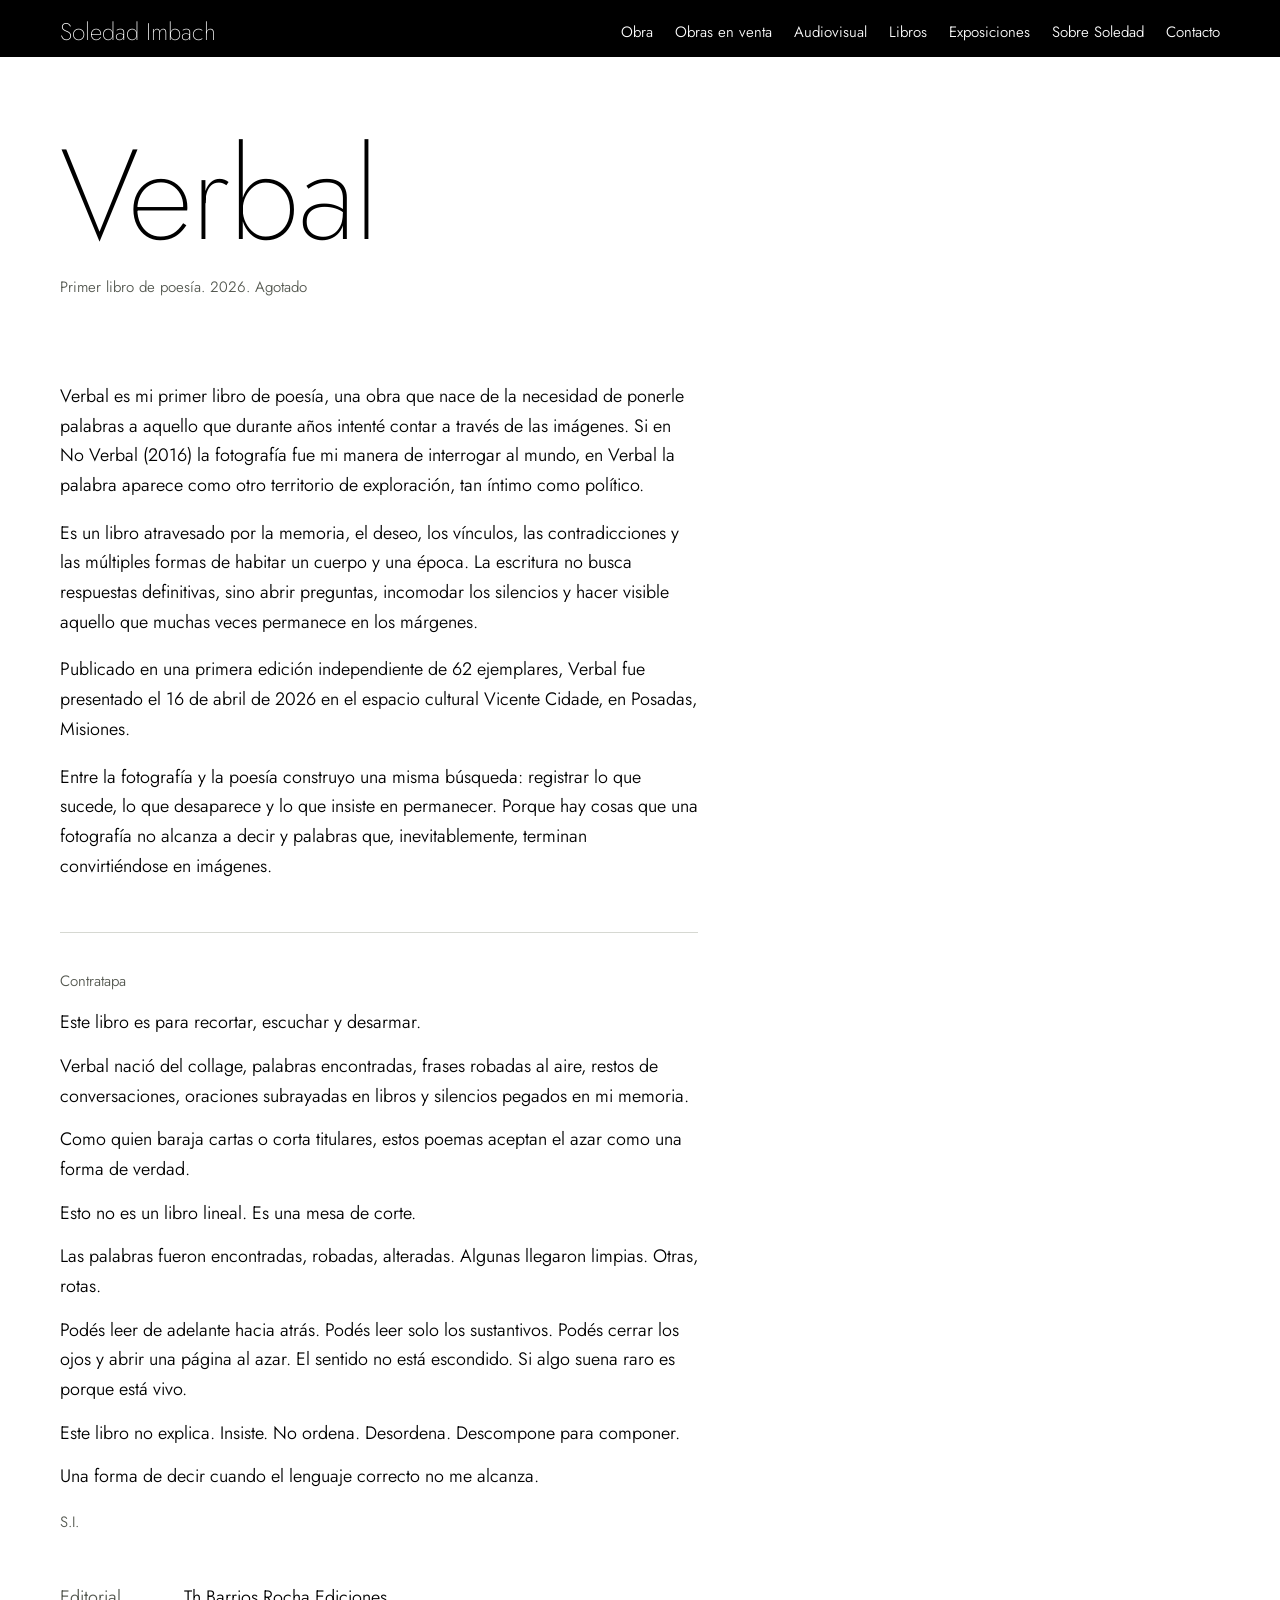
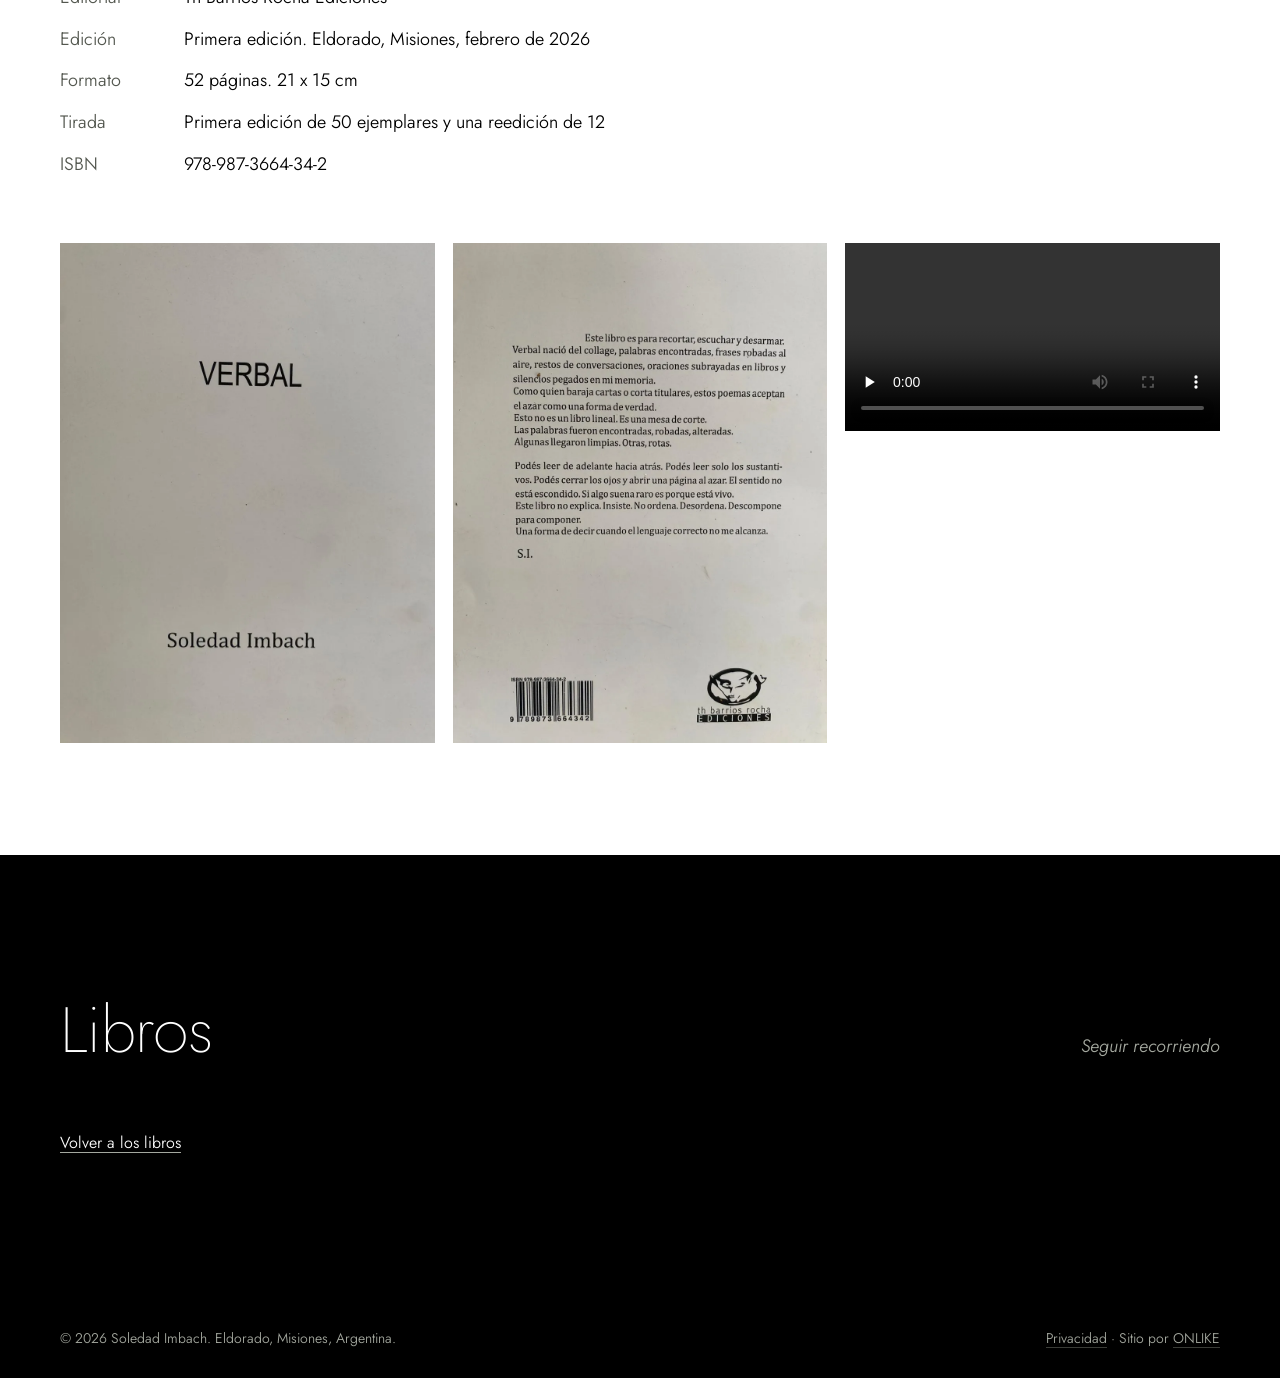
<file: verbal.html>
<!doctype html>
<html lang="es">
<head>
<meta charset="utf-8">
<meta name="viewport" content="width=device-width,initial-scale=1,viewport-fit=cover">
<title>Verbal. Soledad Imbach</title>
<meta name="description" content="Verbal, primer libro de poesía de Soledad Imbach. 2026.">
<link rel="canonical" href="https://soledadimbach.com.ar/verbal.html">
<meta property="og:type" content="website">
<meta property="og:site_name" content="Soledad Imbach">
<meta property="og:locale" content="es_AR">
<meta property="og:title" content="Verbal. Soledad Imbach">
<meta property="og:description" content="Verbal, primer libro de poesía de Soledad Imbach. 2026.">
<meta property="og:url" content="https://soledadimbach.com.ar/verbal.html">
<meta property="og:image" content="https://soledadimbach.com.ar/img/verbal/verbal-portada-01.webp">
<meta name="twitter:card" content="summary_large_image">
<link rel="icon" href="favicon.svg" type="image/svg+xml">
<link rel="icon" href="favicon-32.png" sizes="32x32" type="image/png">
<link rel="apple-touch-icon" href="apple-touch-icon.png">
<link rel="preconnect" href="https://fonts.googleapis.com">
<link rel="preconnect" href="https://fonts.gstatic.com" crossorigin>
<link rel="stylesheet" href="https://fonts.googleapis.com/css2?family=Albert+Sans:ital,wght@0,200..600;1,200..500&family=Italiana&family=Jost:ital,wght@0,200..600;1,200..500&family=Spectral:ital,wght@0,200;0,300;0,400;1,200;1,300&display=swap">
<link rel="stylesheet" href="style.css">
<script type="application/ld+json">
{"@context":"https://schema.org","@graph":[
 {"@type":"BreadcrumbList","itemListElement":[
  {"@type":"ListItem","position":1,"name":"Inicio","item":"https://soledadimbach.com.ar/"},
  {"@type":"ListItem","position":2,"name":"Verbal","item":"https://soledadimbach.com.ar/verbal.html"}
 ]},
 {"@type":"Book","name":"Verbal","datePublished":"2026","genre":"Poesía","isbn":"978-987-3664-34-2","publisher":{"@type":"Organization","name":"Th Barrios Rocha Ediciones"},"author":{"@id":"https://soledadimbach.com.ar/#soledad"}}
]}
</script>
</head>
<body>

<header class="band-dark" id="top">
  <div class="wrap topbar topbar--page">
    <a class="brand" href="index.html">Soledad Imbach</a>
    <button class="menu-btn" id="menu-btn" type="button" aria-expanded="false" aria-controls="nav">Menú</button>
    <nav class="nav" id="nav" aria-label="Secciones">
      <a href="index.html#obra">Obra</a>
      <a href="obras-en-venta.html">Obras en venta</a>
      <a href="index.html#audiovisual">Audiovisual</a>
      <a href="index.html#libros">Libros</a>
      <a href="index.html#exposiciones">Exposiciones</a>
      <a href="sobre-soledad.html">Sobre Soledad</a>
      <a href="index.html#contacto">Contacto</a>
    </nav>
  </div>
</header>

<main>
  <section class="band-light">
    <div class="wrap page-head">
      <h1 class="page-title">Verbal</h1>
      <p class="meta">Primer libro de poesía. 2026. Agotado</p>
    </div>
    <div class="wrap">
      <div class="text-body">
      <p>Verbal es mi primer libro de poesía, una obra que nace de la necesidad de ponerle palabras a aquello que durante años intenté contar a través de las imágenes. Si en No Verbal (2016) la fotografía fue mi manera de interrogar al mundo, en Verbal la palabra aparece como otro territorio de exploración, tan íntimo como político.</p>
      <p>Es un libro atravesado por la memoria, el deseo, los vínculos, las contradicciones y las múltiples formas de habitar un cuerpo y una época. La escritura no busca respuestas definitivas, sino abrir preguntas, incomodar los silencios y hacer visible aquello que muchas veces permanece en los márgenes.</p>
      <p>Publicado en una primera edición independiente de 62 ejemplares, Verbal fue presentado el 16 de abril de 2026 en el espacio cultural Vicente Cidade, en Posadas, Misiones.</p>
      <p>Entre la fotografía y la poesía construyo una misma búsqueda: registrar lo que sucede, lo que desaparece y lo que insiste en permanecer. Porque hay cosas que una fotografía no alcanza a decir y palabras que, inevitablemente, terminan convirtiéndose en imágenes.</p>
      <div class="contratapa">
        <p class="meta">Contratapa</p>
        <p>Este libro es para recortar, escuchar y desarmar.</p>
        <p>Verbal nació del collage, palabras encontradas, frases robadas al aire, restos de conversaciones, oraciones subrayadas en libros y silencios pegados en mi memoria.</p>
        <p>Como quien baraja cartas o corta titulares, estos poemas aceptan el azar como una forma de verdad.</p>
        <p>Esto no es un libro lineal. Es una mesa de corte.</p>
        <p>Las palabras fueron encontradas, robadas, alteradas. Algunas llegaron limpias. Otras, rotas.</p>
        <p>Podés leer de adelante hacia atrás. Podés leer solo los sustantivos. Podés cerrar los ojos y abrir una página al azar. El sentido no está escondido. Si algo suena raro es porque está vivo.</p>
        <p>Este libro no explica. Insiste. No ordena. Desordena. Descompone para componer.</p>
        <p>Una forma de decir cuando el lenguaje correcto no me alcanza.</p>
        <p class="meta">S.I.</p>
      </div>
      <dl class="ficha">
        <div><dt>Editorial</dt><dd>Th Barrios Rocha Ediciones</dd></div>
        <div><dt>Edición</dt><dd>Primera edición. Eldorado, Misiones, febrero de 2026</dd></div>
        <div><dt>Formato</dt><dd>52 páginas. 21 x 15 cm</dd></div>
        <div><dt>Tirada</dt><dd>Primera edición de 50 ejemplares y una reedición de 12</dd></div>
        <div><dt>ISBN</dt><dd>978-987-3664-34-2</dd></div>
      </dl>
      </div>
    </div>
    <div class="wrap">
      <div class="gallery">
        <figure><img src="img/verbal/verbal-portada-01.webp" alt="Tapa del libro Verbal, con el título en letras negras sobre papel gris claro y el nombre Soledad Imbach." width="960" height="1280" loading="lazy" decoding="async"></figure>
        <figure><img src="img/verbal/verbal-contratapa-02.webp" alt="Contratapa de Verbal, con un texto en prosa arriba y un código de barras y el logo de la editorial abajo." width="960" height="1280" loading="lazy" decoding="async"></figure>
        <figure><video class="media-video" controls preload="none" playsinline width="576" height="1024"><source src="img/verbal/verbal-paginas-libro-04.mp4" type="video/mp4"></video></figure>
      </div>
    </div>
  </section>

  <section class="band-dark section">
    <div class="wrap">
      <div class="sec-head">
        <h2>Libros</h2>
        <p class="lede">Seguir recorriendo</p>
      </div>
      <a class="more" href="index.html#libros">Volver a los libros</a>
    </div>
  </section>
</main>

<footer class="band-dark">
  <p class="wrap foot"><span>© 2026 Soledad Imbach. Eldorado, Misiones, Argentina.</span><span class="by"><a href="privacidad.html">Privacidad</a> · Sitio por <a href="https://onlike.ar/geo-site.html" target="_blank" rel="noopener">ONLIKE</a></span></p>
</footer>

<script>
(function(){
  var top = document.getElementById("top");
  var btn = document.getElementById("menu-btn");
  function setMenu(open){
    top.classList.toggle("nav-open", open);
    btn.setAttribute("aria-expanded", String(open));
    btn.textContent = open ? "Cerrar" : "Menú";
  }
  btn.addEventListener("click", function(){ setMenu(!top.classList.contains("nav-open")); });
  document.querySelectorAll("#nav a").forEach(function(a){
    a.addEventListener("click", function(){ setMenu(false); });
  });
})();
</script>

</body>
</html>
</file>
<file: style.css>
/* Layout: banda negra para la obra (portada, series, audiovisual), banda blanca para lo informativo. Un solo gesto audaz: el trazo flúor hecho a mano. Tipografía liviana, intercambiable para comparar. */
:root{
  --black:#000000;
  --white:#ffffff;
  --ash:#a4a89f;
  --graphite:#53574f;
  --slot-dark:#1a1b19;
  --slot-light:#ecede9;
  --slot-x-dark:#2f312d;
  --slot-x-light:#d2d4cd;
  --rule-dark:#3a3c37;
  --rule-light:#d6d8d2;
  --fluor:#d4ff1a;
  --display:"Jost","Helvetica Neue",Arial,sans-serif;
  --body:"Jost","Helvetica Neue",Arial,sans-serif;
  --w-display:200;
  --w-h3:300;
  --w-body:350;
  --body-size:18px;
  --body-lh:1.65;
  --track-display:-0.01em;
  color-scheme: light;
}
:root[data-font="spectral"]{
  --display:"Spectral",Georgia,"Times New Roman",serif;
  --body:"Spectral",Georgia,"Times New Roman",serif;
  --w-display:200;
  --w-h3:300;
  --w-body:300;
  --body-size:19px;
  --body-lh:1.7;
  --track-display:-0.015em;
}
:root[data-font="italiana"]{
  --display:"Italiana",Didot,"Bodoni 72",Georgia,serif;
  --body:"Albert Sans","Helvetica Neue",Arial,sans-serif;
  --w-display:400;
  --w-h3:400;
  --w-body:300;
  --body-size:18px;
  --body-lh:1.65;
  --track-display:0em;
}
*{box-sizing:border-box}
html{scroll-behavior:smooth}
body{margin:0;background:var(--white);color:var(--black);font-family:var(--body);font-weight:var(--w-body);font-size:var(--body-size);line-height:var(--body-lh);-webkit-font-smoothing:antialiased}
.band-dark{background:var(--black);color:var(--white)}
.band-light{background:var(--white);color:var(--black)}
.wrap{max-width:1240px;margin-inline:auto;padding-left:max(16px, env(safe-area-inset-left, 0px));padding-right:max(16px, env(safe-area-inset-right, 0px))}
@media (min-width:700px){
  .wrap{padding-left:max(40px, env(safe-area-inset-left, 0px));padding-right:max(40px, env(safe-area-inset-right, 0px))}
}
.section{padding-block:clamp(80px,11vw,148px)}
.section--cont{padding-top:0}

h1,h2,h3{margin:0;font-family:var(--display);line-height:1.08;text-wrap:balance}
h1,h2{font-weight:var(--w-display);letter-spacing:var(--track-display)}
h2{font-size:clamp(38px,5.2vw,64px)}
h3{font-size:clamp(22px,2.2vw,28px);font-weight:var(--w-h3);line-height:1.2}
h3.ph{font-family:var(--body);font-weight:var(--w-body)}
p{margin:0}
b,strong{font-weight:400}

.sec-head{display:flex;flex-wrap:wrap;align-items:baseline;justify-content:space-between;gap:8px 32px;margin-bottom:clamp(32px,4vw,56px)}
.lede{font-style:italic;font-size:18px}
.band-dark .lede,.band-dark .meta{color:var(--ash)}
.band-light .lede,.band-light .meta{color:var(--graphite)}

.ph{font-style:italic}
.band-dark .ph{color:var(--ash)}
.band-light .ph{color:var(--graphite)}

.meta{font-size:15px;margin-top:6px;font-variant-numeric:tabular-nums lining-nums}
.desc{margin-top:12px;max-width:46ch;font-size:17px}
.intro{max-width:52ch;margin-bottom:28px}
.more{display:inline-block;margin-top:14px;font-size:16px;color:inherit;text-decoration:underline;text-decoration-thickness:1px;text-underline-offset:.28em}
.band-dark .more{text-decoration-color:var(--ash)}
.band-light .more{text-decoration-color:var(--graphite)}
.more:hover{text-decoration-thickness:2px}
.sub{list-style:none;display:flex;flex-wrap:wrap;gap:0 18px;margin:4px 0 0;padding:0}
.sub .more{margin-top:8px;font-size:15px}

a:focus-visible,button:focus-visible{outline:2px solid var(--black);outline-offset:4px}
.band-dark a:focus-visible,.band-dark button:focus-visible{outline-color:var(--fluor)}

/* Espacios para fotos */
.slot{position:relative;width:100%;max-width:100%;aspect-ratio:var(--ar,4/3);display:flex;align-items:flex-end;padding:14px 16px;font-size:13px;line-height:1.45;
  background-image:
    linear-gradient(to top right,transparent calc(50% - .6px),var(--x) 50%,transparent calc(50% + .6px)),
    linear-gradient(to bottom right,transparent calc(50% - .6px),var(--x) 50%,transparent calc(50% + .6px))}
.slot span{position:relative;max-width:34ch;padding:2px 6px;margin:-2px -6px}
.band-dark .slot{background-color:var(--slot-dark);color:var(--ash);--x:var(--slot-x-dark)}
.band-dark .slot span{background:var(--slot-dark)}
.band-light .slot{background-color:var(--slot-light);color:var(--graphite);--x:var(--slot-x-light)}
.band-light .slot span{background:var(--slot-light)}

/* Portada */
.proto{font-size:13px;color:var(--ash);padding-block:10px}
.topbar{display:flex;flex-wrap:wrap;align-items:center;justify-content:flex-end;gap:12px;padding-block:14px 6px}
.nav{display:flex;flex-wrap:wrap;gap:6px 22px;font-size:15px}
.nav a{color:var(--white);text-decoration:none;padding-block:4px}
.nav a:hover{text-decoration:underline;text-decoration-color:var(--fluor);text-decoration-thickness:2px;text-underline-offset:.35em}
.menu-btn{display:none;font:inherit;font-size:15px;color:var(--white);background:none;border:1px solid var(--rule-dark);padding:6px 16px;cursor:pointer}

.hero-grid{position:relative;display:grid;grid-template-columns:minmax(0,5fr) minmax(0,7fr);align-items:end;padding-block:clamp(24px,4vw,48px) clamp(64px,9vw,112px)}
.hero-text{position:relative;z-index:2;margin-right:-16%;padding-bottom:clamp(8px,2vw,28px)}
.hero h1{font-size:clamp(56px,10vw,136px);line-height:.95}
.role{margin-top:24px;font-size:17px;color:var(--ash);max-width:30ch}
.quote{margin-top:28px;font-size:clamp(19px,1.9vw,23px);line-height:1.45;max-width:28ch}
.hero-photo{grid-column:2;--ar:4/3}
.hero{position:relative}
.wave{position:absolute;left:0;top:0;width:100%;height:100%;z-index:1;pointer-events:none;overflow:visible}
.wave path{fill:none;stroke:var(--fluor);stroke-width:clamp(10px,1.35vw,18px);stroke-linecap:round;stroke-dasharray:1;stroke-dashoffset:0}
.wave.run path{animation:draw 2.4s cubic-bezier(.55,.05,.3,1) .3s backwards}
@keyframes draw{from{stroke-dashoffset:1}to{stroke-dashoffset:0}}
.hero-text h1,.hero-text p{text-shadow:0 0 3px var(--black),0 0 10px var(--black),0 0 18px var(--black)}

/* Obra */
.obra-grid{display:grid;grid-template-columns:minmax(0,7fr) minmax(0,5fr);gap:clamp(36px,4vw,56px) clamp(24px,3vw,44px)}
.serie--main{grid-row:span 2}
.serie--main .slot{--ar:4/5}
.serie .slot,.av .slot,.libro .slot,.otro .slot{margin-bottom:18px}
.serie--main h3{font-size:clamp(28px,3vw,38px)}

/* Audiovisual */
.av-main .slot{--ar:21/9}
.av-pair{display:grid;grid-template-columns:repeat(2,minmax(0,1fr));gap:clamp(36px,4vw,56px) clamp(24px,3vw,44px);margin-top:clamp(48px,6vw,72px)}
.av-pair .slot{--ar:16/9}
.play{position:absolute;left:50%;top:50%;width:64px;height:64px;margin:-32px 0 0 -32px;border:1px solid var(--white);border-radius:50%;background:var(--slot-dark)}
.play::after{content:"";position:absolute;left:26px;top:21px;border-style:solid;border-width:11px 0 11px 17px;border-color:transparent transparent transparent var(--white)}
.av-pair .play{width:48px;height:48px;margin:-24px 0 0 -24px}
.av-pair .play::after{left:19px;top:15px;border-width:9px 0 9px 13px}

/* Libros */
.libros-grid{display:grid;grid-template-columns:repeat(3,minmax(0,1fr));gap:clamp(36px,4vw,56px) clamp(24px,3vw,44px)}
.libro .slot{--ar:2/3}

/* Exposiciones */
.expo-grid{display:grid;grid-template-columns:minmax(0,7fr) minmax(0,5fr);gap:clamp(40px,6vw,88px);align-items:start}
.expo-list{list-style:none;margin:0 0 12px;padding:0;display:grid;gap:30px}
.expo-list li{display:grid;grid-template-columns:4.5rem minmax(0,1fr);gap:18px}
.expo-year{font-size:16px;color:var(--graphite);padding-top:3px;font-variant-numeric:tabular-nums lining-nums}
.expo-title{font-family:var(--display);font-weight:var(--w-h3);font-size:23px;line-height:1.3}
.expo-place{font-size:16px;color:var(--graphite);margin-top:2px}
.expo-photo .slot{--ar:4/5}
.hl{position:relative;isolation:isolate;display:inline-block;margin-left:10px;padding:0 .4em;font-family:var(--body);font-size:14px;font-style:normal;font-weight:400;color:var(--black);white-space:nowrap;vertical-align:3px}
.hl::before{content:"";position:absolute;inset:.04em -.06em;background:var(--fluor);filter:url(#rough-sm);transform:rotate(-1.4deg);z-index:-1}

/* Textos */
.temas{list-style:none;display:flex;flex-wrap:wrap;gap:10px;margin:0 0 clamp(40px,5vw,60px);padding:0}
.temas li{font-size:15px;line-height:1.4;padding:5px 14px;border:1px solid var(--rule-light);border-radius:999px}
.textos-grid{display:grid;grid-template-columns:repeat(3,minmax(0,1fr));gap:clamp(36px,4vw,56px) clamp(24px,3vw,44px)}

/* Bio */
.bio-grid{display:grid;grid-template-columns:minmax(0,5fr) minmax(0,7fr);gap:clamp(32px,5vw,72px);align-items:start}
.bio-grid .slot{--ar:4/5}
.bio-lead{margin-top:28px;font-family:var(--display);font-weight:var(--w-display);font-size:clamp(23px,2.5vw,31px);line-height:1.35;max-width:30ch}
.bio-body{margin-top:24px;max-width:56ch}
.bio-body+.bio-body{margin-top:14px}

/* Otros trabajos */
.otros-grid{display:grid;grid-template-columns:repeat(4,minmax(0,1fr));gap:clamp(36px,4vw,56px) clamp(20px,2.4vw,32px)}
.otro .slot{--ar:3/2}
.otro h3{font-size:23px}
.otro ul.list{margin:12px 0 0;padding:0 0 0 1.1em;font-size:16px;line-height:1.5}
.otro ul.list li+li{margin-top:4px}

/* Contacto */
.contact-grid{display:grid;grid-template-columns:minmax(0,7fr) minmax(0,5fr);gap:clamp(36px,5vw,72px);align-items:start}
.contact-grid .lede{margin-top:12px}
.mail{margin-top:32px;font-family:var(--display);font-weight:var(--w-display);font-size:clamp(26px,4vw,46px);line-height:1.15;overflow-wrap:anywhere;user-select:all}
.copy{margin-top:20px;font:inherit;font-size:15px;color:var(--black);background:none;border:1px solid var(--black);padding:8px 18px;cursor:pointer}
.copy:hover{background:var(--black);color:var(--white)}
.place{margin-top:20px;color:var(--graphite)}
.redes{margin:0;display:grid;gap:16px}
.redes div{display:grid;grid-template-columns:6.5rem minmax(0,1fr);gap:12px}
.redes dt{color:var(--graphite)}
.redes dd{margin:0}

.redes a{color:inherit;text-decoration:underline;text-decoration-thickness:1px;text-underline-offset:.28em}
.redes a:hover{text-decoration-thickness:2px}

.foot{font-size:14px;color:var(--ash);padding-block:28px}

/* Selector de tipografía (solo para la prueba) */
.font-switch{position:fixed;z-index:20;right:max(16px, calc(env(safe-area-inset-right, 0px) + 12px));bottom:calc(16px + env(safe-area-inset-bottom, 0px));display:flex;align-items:center;gap:2px;padding:5px 5px 5px 12px;background:var(--white);color:var(--black);border:1px solid var(--black);font-family:"Albert Sans","Helvetica Neue",Arial,sans-serif;font-size:13px;font-weight:400}
.font-switch span{margin-right:6px;color:var(--graphite)}
.font-switch button{font-size:16px;line-height:1.2;background:none;border:0;padding:6px 10px;cursor:pointer;color:var(--black)}
.font-switch button[aria-pressed="true"]{background:var(--black);color:var(--white)}
.f-jost{font-family:"Jost",Arial,sans-serif;font-weight:300}
.f-spectral{font-family:"Spectral",Georgia,serif;font-weight:300}
.f-italiana{font-family:"Italiana",Georgia,serif}

@media (max-width:999px){
  .otros-grid{grid-template-columns:repeat(2,minmax(0,1fr))}
}
@media (max-width:899px){
  .menu-btn{display:inline-block}
  .nav{display:none;width:100%;flex-direction:column;gap:0;padding-block:8px 4px}
  .nav-open .nav{display:flex}
  .nav a{font-size:21px;padding-block:9px}
}
@media (max-width:799px){
  .hero-grid{grid-template-columns:minmax(0,1fr);gap:28px}
  .hero-text{margin-right:0}
  .hero-photo{grid-column:auto;--ar:4/5}
  .obra-grid,.expo-grid,.bio-grid,.contact-grid,.textos-grid{grid-template-columns:minmax(0,1fr)}
  .serie--main{grid-row:auto}
  .libros-grid{grid-template-columns:repeat(2,minmax(0,1fr))}
  .av-main .slot{--ar:16/9}
  .bio-grid .slot{max-width:420px}
}
@media (max-width:560px){
  .av-pair,.libros-grid,.otros-grid{grid-template-columns:minmax(0,1fr)}
  .libro .slot{max-width:300px}
  .font-switch span{display:none}
}
@media (prefers-reduced-motion:reduce){
  html{scroll-behavior:auto}
  .wave.run path{animation:none}
}

/* Foto real dentro de un espacio: el espacio manda el formato, la foto lo llena */
.slot.has-img{padding:0;background-image:none;overflow:hidden}
.slot.has-img img{position:absolute;inset:0;width:100%;height:100%;object-fit:cover;display:block}

/* Página de serie */
.topbar--page{justify-content:space-between}
.brand{font-family:var(--display);font-weight:var(--w-display);font-size:24px;line-height:1.2;color:var(--white);text-decoration:none;padding-block:4px}
.brand:hover{text-decoration:underline;text-decoration-color:var(--fluor);text-decoration-thickness:2px;text-underline-offset:.35em}
.page-head{padding-block:clamp(40px,6vw,80px) clamp(40px,5vw,64px)}
.page-title{font-size:clamp(56px,10vw,136px);line-height:.95;font-weight:var(--w-display);letter-spacing:var(--track-display)}
.page-head .meta{margin-top:20px}
.page-head .desc{max-width:52ch;margin-top:20px}
.gallery{column-count:3;column-gap:clamp(10px,1.4vw,18px);padding-bottom:clamp(64px,9vw,112px)}
.gallery figure{margin:0 0 clamp(10px,1.4vw,18px);break-inside:avoid}
.gallery img{display:block;width:100%;height:auto}
@media (max-width:899px){.gallery{column-count:2}}
@media (max-width:560px){.gallery{column-count:1}}

/* CV */
.cv-top{display:flex;flex-wrap:wrap;gap:6px 24px;color:var(--graphite);font-size:16px;margin-bottom:clamp(28px,3.5vw,44px)}
.cv-top a{color:inherit}
.cv-statement{font-family:var(--display);font-weight:var(--w-display);font-size:clamp(22px,2.4vw,30px);line-height:1.38;max-width:44ch;margin-bottom:clamp(48px,6vw,88px)}
.cv-group{display:grid;grid-template-columns:minmax(0,3fr) minmax(0,9fr);gap:14px clamp(24px,4vw,64px);padding-block:clamp(26px,3vw,40px);border-top:1px solid var(--rule-light)}
.cv-group h3{font-size:clamp(20px,1.8vw,24px)}
.cv-list{list-style:none;margin:0;padding:0;display:grid;gap:22px}
.cv-list li{display:grid;grid-template-columns:5.5rem minmax(0,1fr);gap:16px}
.cv-year{font-size:16px;color:var(--graphite);padding-top:2px;font-variant-numeric:tabular-nums lining-nums}
.cv-t{font-family:var(--display);font-weight:var(--w-h3);font-size:21px;line-height:1.3}
.cv-p{font-size:16px;color:var(--graphite);margin-top:2px;max-width:60ch}
.cv-p a,.cv-t a{color:inherit;text-decoration:underline;text-decoration-thickness:1px;text-underline-offset:.28em}
.cv-t a:hover{text-decoration-thickness:2px}
.cv-note{font-size:16px;margin-top:18px}
@media (max-width:799px){
  .cv-group{grid-template-columns:minmax(0,1fr)}
  .cv-list li{grid-template-columns:4.2rem minmax(0,1fr);gap:12px}
}

/* Textos de serie y página «Sobre Soledad» */
.page-title--long{font-size:clamp(40px,6.5vw,88px);line-height:1}
.text-body{max-width:58ch;padding-bottom:clamp(40px,5vw,64px)}
.text-body p{margin-top:18px}
.text-body .cierre{font-style:italic;line-height:1.6;margin-top:28px}
.text-body .cierre+.cierre{margin-top:14px}
.nav a[aria-current="page"]{text-decoration:underline;text-decoration-color:var(--fluor);text-decoration-thickness:2px;text-underline-offset:.35em}
.cv-index{margin:0 0 clamp(28px,3.5vw,44px);gap:4px 22px}
.obra-more{display:grid;grid-template-columns:repeat(3,minmax(0,1fr));gap:clamp(36px,4vw,56px) clamp(24px,3vw,44px);margin-top:clamp(48px,6vw,72px)}
.obra-more .slot{--ar:4/3}
@media (max-width:799px){.obra-more{grid-template-columns:minmax(0,1fr)}}

/* Ficha y contratapa de libro */
.contratapa{margin-top:clamp(36px,4vw,56px);padding-top:clamp(24px,3vw,36px);border-top:1px solid var(--rule-dark)}
.contratapa p{margin-top:14px}
.contratapa .meta{margin-top:0;margin-bottom:6px}
.contratapa p.meta:last-child{margin-top:18px}
.ficha{margin:clamp(32px,4vw,48px) 0 0;display:grid;gap:12px}
.ficha div{display:grid;grid-template-columns:7rem minmax(0,1fr);gap:12px}
.ficha dt{color:var(--ash)}
.ficha dd{margin:0}


/* --- Logos, portadas y video (fotos reales) --- */
.slot.has-logo{padding:0;overflow:hidden;background:#000}
.slot.has-logo img{position:absolute;inset:0;width:100%;height:100%;object-fit:contain;display:block;padding:14% 16%;box-sizing:border-box}
.gallery video,.media-video{display:block;width:100%;height:auto;background:#000;margin:0 0 clamp(10px,1.4vw,18px);break-inside:avoid}
.gallery figure video{margin:0}

/* Libros sobre fondo claro */
.band-light .contratapa{border-top-color:var(--rule-light)}
.band-light .ficha dt{color:var(--graphite)}

/* Obra en venta */
.venta-grid{display:grid;grid-template-columns:1.1fr .9fr;gap:clamp(22px,3.2vw,48px);align-items:center}
.venta-grid .slot{--ar:3/2}
.venta-text p{max-width:46ch}
.venta-series{margin:18px 0 0;padding:0;list-style:none;display:flex;flex-wrap:wrap;gap:8px 10px}
.venta-series li{font-size:15px;padding:5px 14px;border:1px solid var(--rule-light);border-radius:999px}
@media(max-width:720px){.venta-grid{grid-template-columns:1fr}}
/* Nota de venta en páginas de serie */
.venta-note{margin-top:clamp(28px,3.5vw,44px);padding-top:18px;border-top:1px solid var(--rule-dark)}
.venta-note strong{font-weight:500}
.band-light .venta-note{border-top-color:var(--rule-light)}
/* Crédito de estudio */
.foot{display:flex;flex-wrap:wrap;gap:6px 18px;align-items:baseline;justify-content:space-between}
.foot .by{font-size:14px}
.foot .by a{color:inherit;text-decoration:underline;text-decoration-thickness:1px;text-underline-offset:.25em;text-decoration-color:var(--rule-dark)}

/* Audiovisual en texto (sin recuadro) */
.av--text{max-width:62ch}
.av--text + .av--text{margin-top:clamp(32px,4.5vw,60px)}
/* Mail como enlace */
.mail a{color:inherit;text-decoration:underline;text-decoration-thickness:1px;text-underline-offset:.08em}
.mail a:hover{text-decoration-color:var(--fluor);text-decoration-thickness:2px}

/* Figura en el CV y enlace de nota de venta */
.cv-figure{margin:clamp(32px,4.5vw,56px) 0 0;max-width:420px}
.cv-figure img{width:100%;height:auto;display:block;filter:grayscale(1)}
.venta-note a{color:inherit;text-decoration:underline;text-decoration-thickness:1px;text-underline-offset:.2em}
.venta-note a:hover{text-decoration-color:var(--fluor);text-decoration-thickness:2px}

.meta a{color:inherit;text-decoration:underline;text-decoration-thickness:1px;text-underline-offset:.15em}

/* Página Obras en venta */
.venta-lead{display:grid;grid-template-columns:1fr minmax(0,360px);gap:clamp(24px,4vw,56px);align-items:start}
.venta-video{margin:0}
.venta-video video{width:100%;height:auto;display:block;background:#000}
.venta-video figcaption{margin-top:10px}
.venta-serie-h{margin:clamp(44px,6vw,84px) 0 clamp(14px,2vw,22px);font-family:var(--display);font-weight:var(--w-display);font-size:clamp(24px,3.4vw,40px);line-height:1.1;letter-spacing:-.01em}
@media (max-width:720px){.venta-lead{grid-template-columns:1fr}.venta-video{max-width:360px}}

.sec-head h2 a{color:inherit;text-decoration:none}
.sec-head h2 a:hover{text-decoration:underline;text-decoration-thickness:2px;text-underline-offset:.1em;text-decoration-color:var(--fluor)}
</file>
